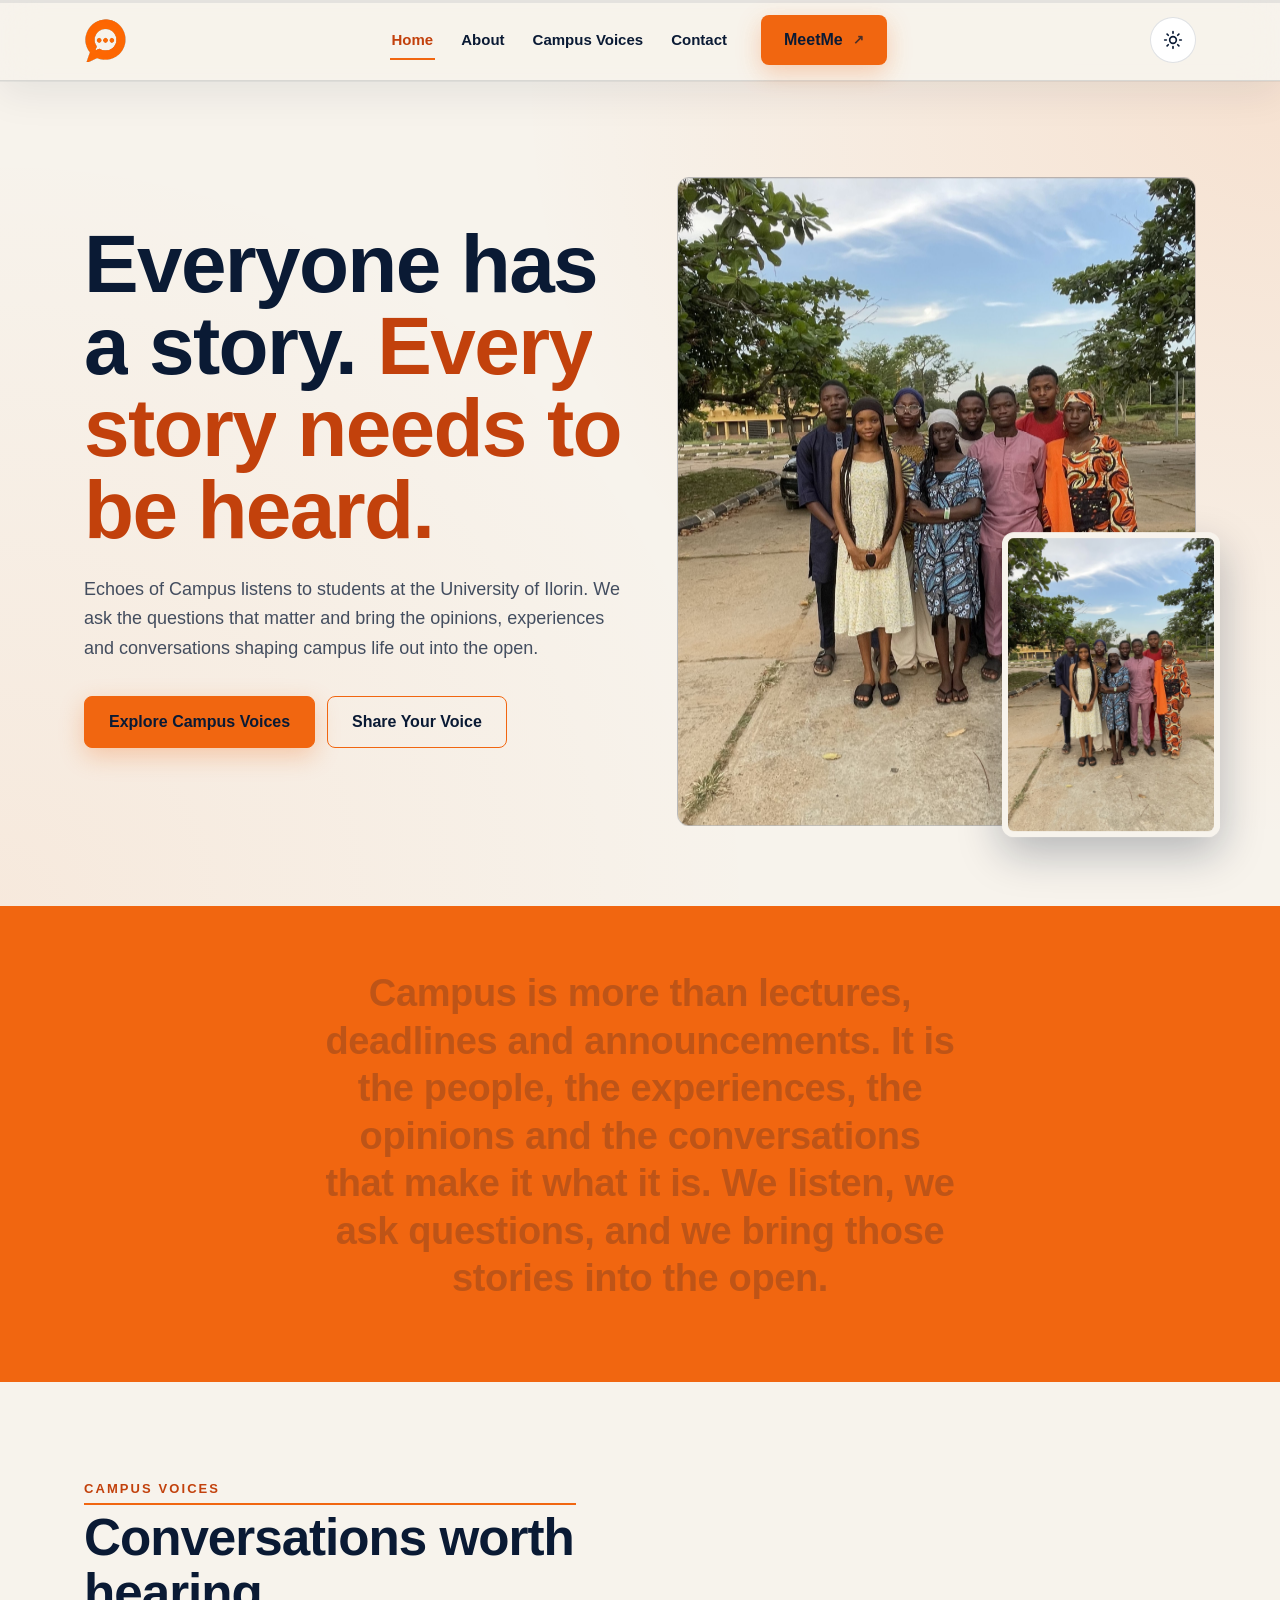
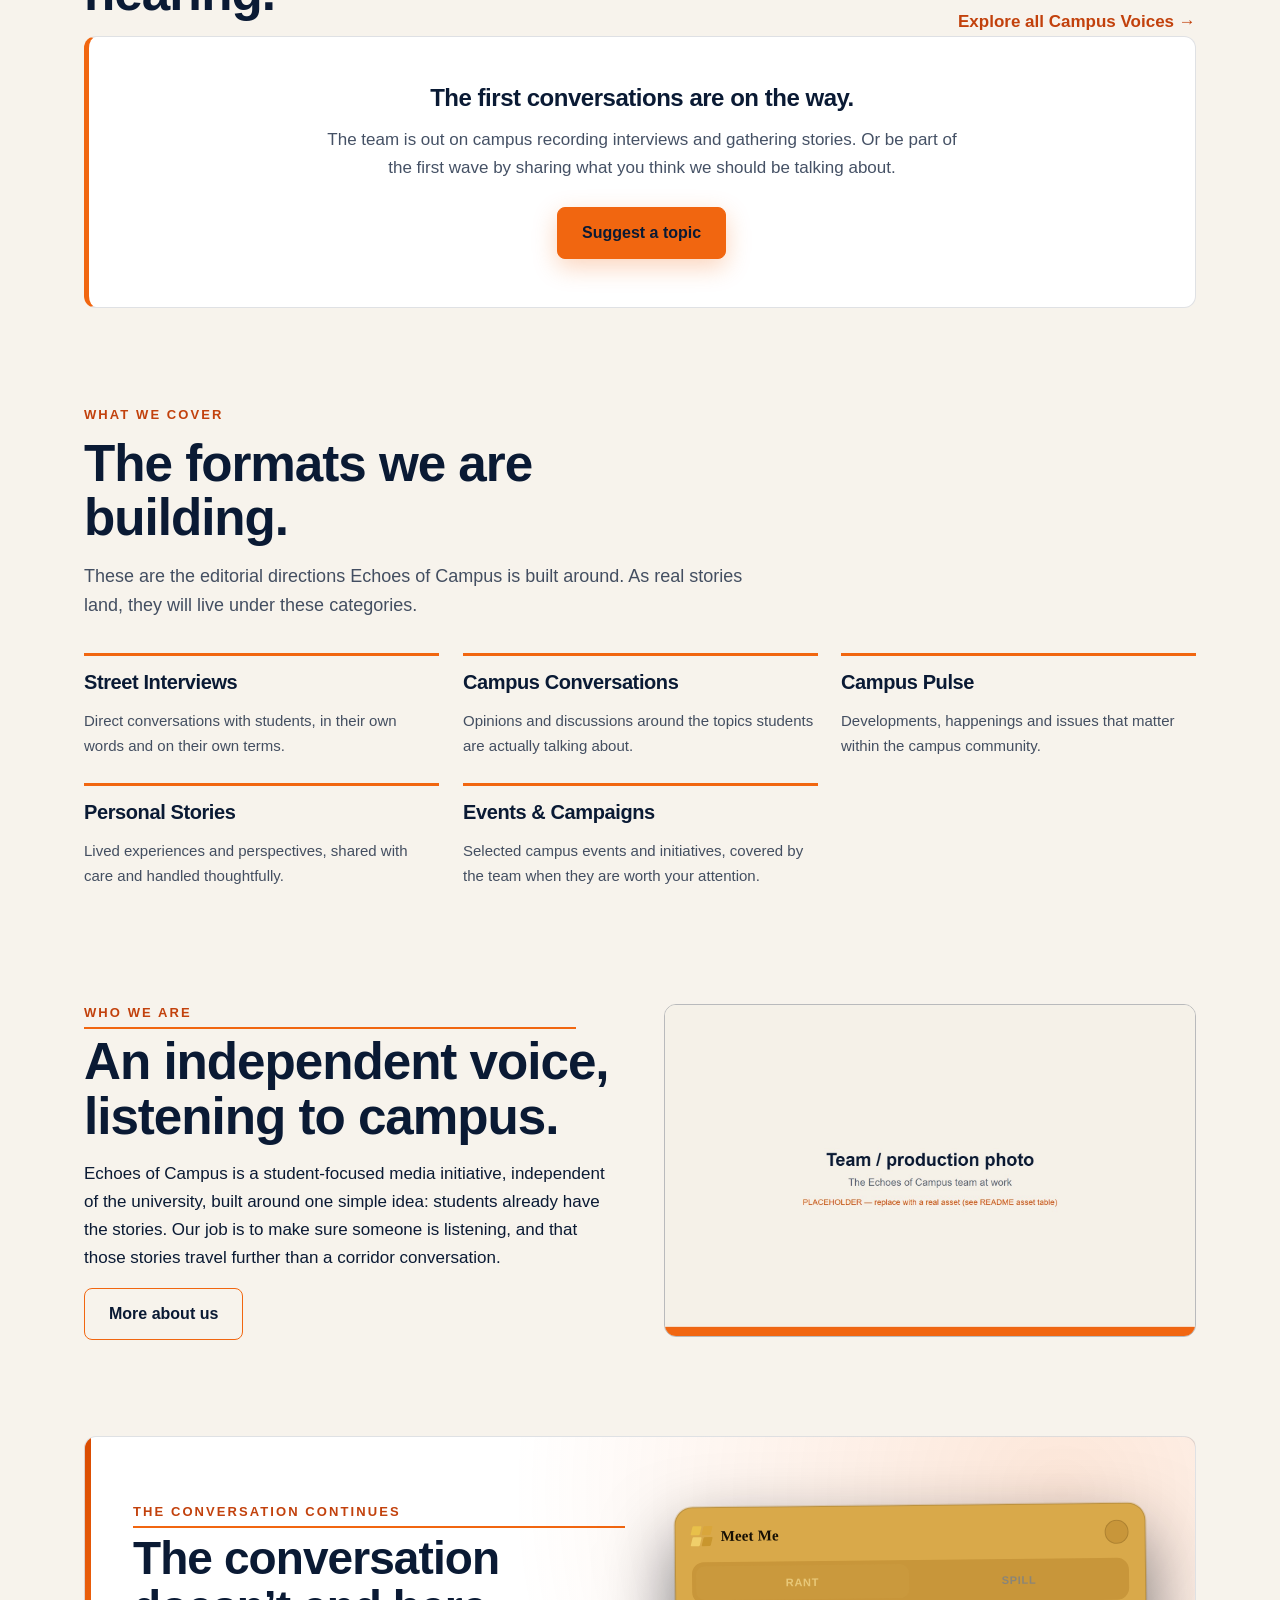
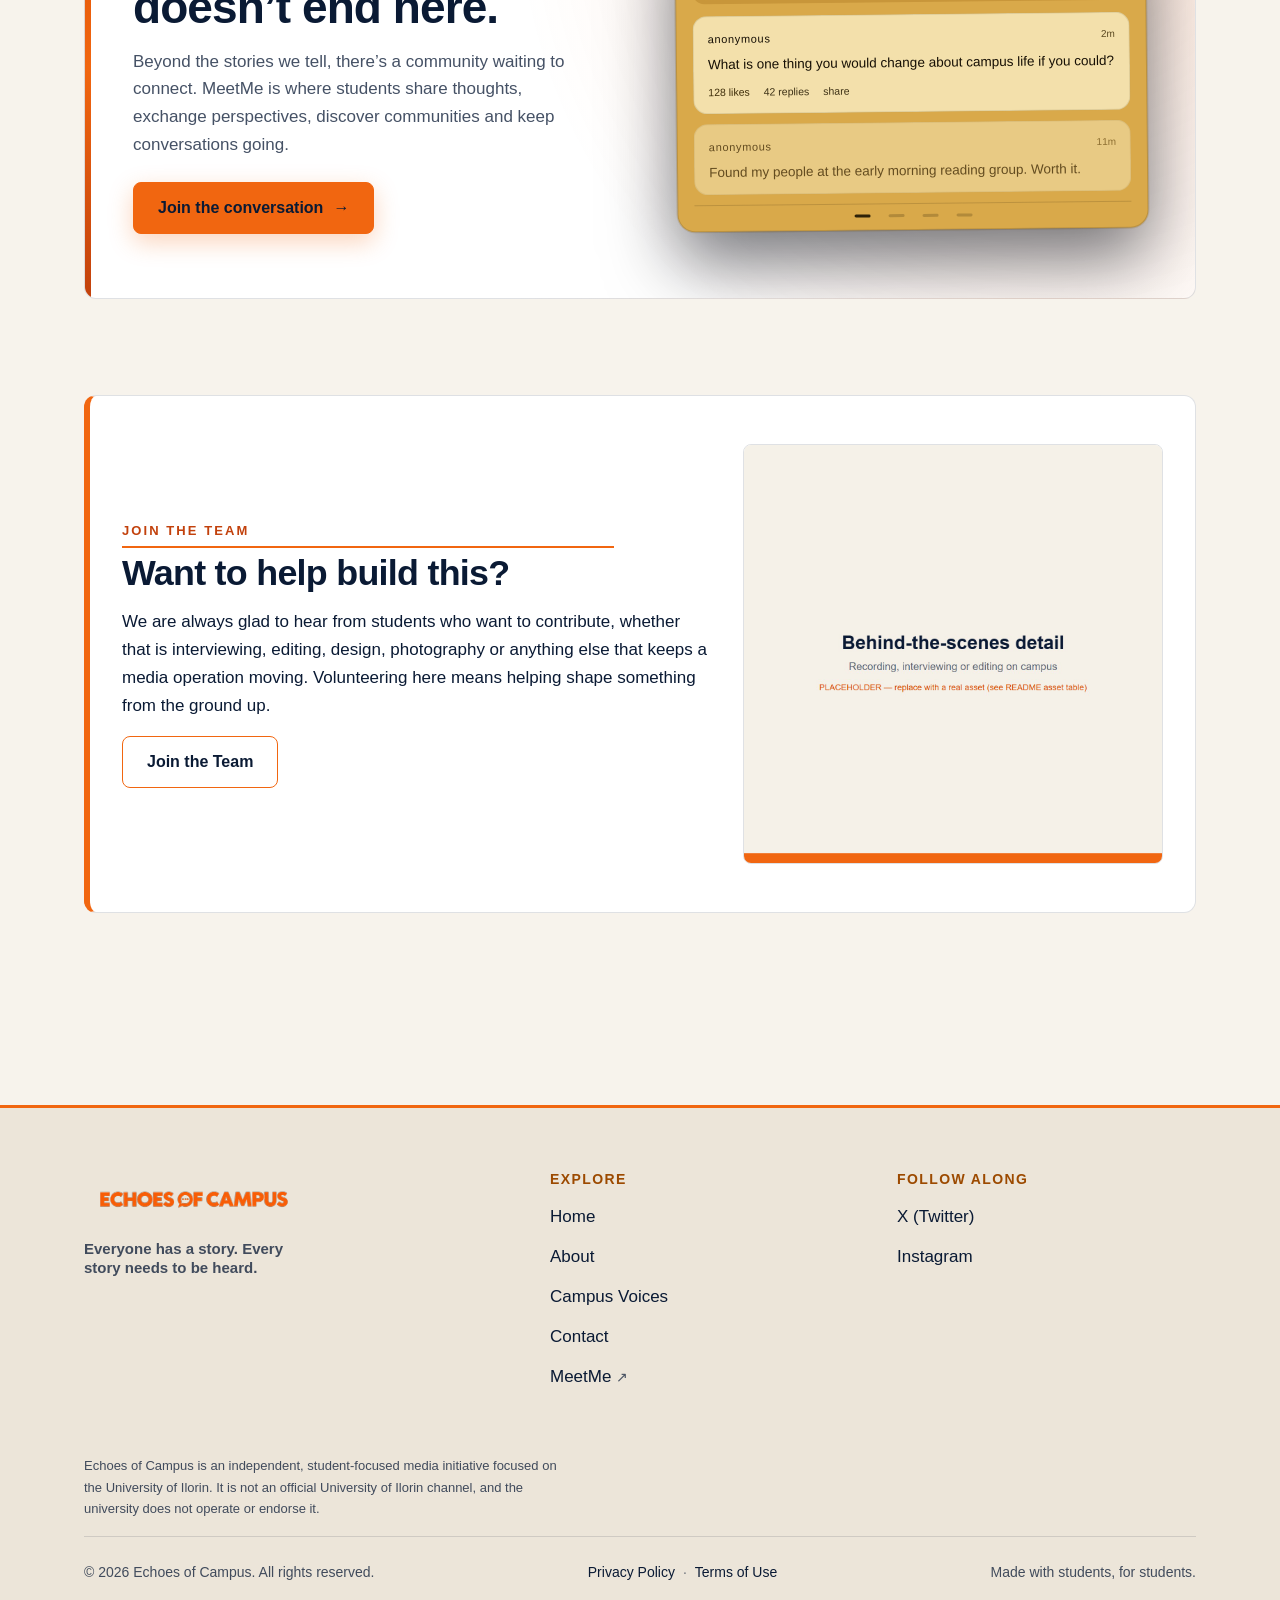
<file: index.html>
<!doctype html>
<html lang="en">
<head>
  <meta charset="UTF-8">
  <meta name="viewport" content="width=device-width, initial-scale=1.0">
  <link rel="icon" type="image/svg+xml" href="assets/icons/favicon.svg">
  <link rel="stylesheet" href="css/style.css">
  <title>Echoes of Campus — Everyone has a story. Every story needs to be heard.</title>
  <meta name="description" content="Echoes of Campus is an independent student-focused media initiative at the University of Ilorin. We listen to students, ask questions and bring campus conversations into the open.">
  <link rel="canonical" href="https://echoesofcampus.vercel.app/">
  <meta property="og:title" content="Echoes of Campus — Everyone has a story. Every story needs to be heard.">
  <meta property="og:description" content="Independent student-focused media at the University of Ilorin. Everyone has a story. Every story needs to be heard.">
  <meta property="og:type" content="website">
  <meta property="og:url" content="https://echoesofcampus.vercel.app/">
  <meta property="og:site_name" content="Echoes of Campus">
  <meta property="og:locale" content="en_US">
  <meta property="og:image" content="https://echoesofcampus.vercel.app/assets/images/shared/og-cover.jpg">
  <meta property="og:image:width" content="1200">
  <meta property="og:image:height" content="630">
  <meta property="og:image:alt" content="Echoes of Campus — Everyone has a story. Every story needs to be heard.">
  <meta name="twitter:card" content="summary_large_image">
  <meta name="twitter:title" content="Echoes of Campus — Everyone has a story. Every story needs to be heard.">
  <meta name="twitter:description" content="Independent student-focused media at the University of Ilorin.">
  <meta name="twitter:image" content="https://echoesofcampus.vercel.app/assets/images/shared/og-cover.jpg">
  <meta name="twitter:image:alt" content="Echoes of Campus social preview">
  <meta name="theme-color" content="#0A1A34">
  <script type="application/ld+json">
  {
    "@context": "https://schema.org",
    "@type": "Organization",
    "@id": "https://echoesofcampus.vercel.app/#organization",
    "name": "Echoes of Campus",
    "url": "https://echoesofcampus.vercel.app/",
    "logo": "https://echoesofcampus.vercel.app/assets/logo/logo-primary.svg",
    "description": "Independent, student-focused media initiative at the University of Ilorin, Nigeria. We listen to students, ask questions and bring campus conversations into the open.",
    "sameAs": [
      "https://x.com/Echoesofcampus",
      "https://instagram.com/echoesofcampus01"
    ]
  }
  </script>
  <script type="application/ld+json">
  {
    "@context": "https://schema.org",
    "@type": "WebSite",
    "@id": "https://echoesofcampus.vercel.app/#website",
    "name": "Echoes of Campus",
    "url": "https://echoesofcampus.vercel.app/",
    "description": "Everyone has a story. Every story needs to be heard. Student interviews, opinions and personal stories from the University of Ilorin.",
    "inLanguage": "en",
    "publisher": { "@id": "https://echoesofcampus.vercel.app/#organization" }
  }
  </script>
  <script>/* set theme before first paint: saved choice > system > dark */
  (function(){try{var t=localStorage.getItem('eoc-theme');if(!t)t=window.matchMedia('(prefers-color-scheme: light)').matches?'light':'dark';document.documentElement.setAttribute('data-theme',t)}catch(e){document.documentElement.setAttribute('data-theme','dark')}})();</script>
<!-- Google Tag Manager -->
<script async src="https://www.googletagmanager.com/gtm.js?id=GTM-NK4RFB3G"></script>
<script>
  window.dataLayer = window.dataLayer || [];
  function gtag(){dataLayer.push(arguments);}
  gtag('js', new Date());
</script>
<!-- End Google Tag Manager -->
</head>
<body>
<!-- Google Tag Manager (noscript) -->
<noscript><iframe src="https://www.googletagmanager.com/ns.html?id=GTM-NK4RFB3G"
height="0" width="0" style="display:none;visibility:hidden"></iframe></noscript>
<!-- End Google Tag Manager (noscript) -->

<a class="skip-link" href="#main">Skip to content</a>
<header class="site-header">
  <div class="container">
    <a class="logo" href="index.html" aria-label="Echoes of Campus — Home">
      <img src="assets/logo/logo-mark.svg" alt="Echoes of Campus" width="220" height="50">
    </a>
    <nav class="main-nav" aria-label="Main navigation">
      <ul>
        <li><a href="index.html" aria-current="page">Home</a></li>
        <li><a href="about.html">About</a></li>
        <li><a href="campus-voices.html">Campus Voices</a></li>
        <li><a href="contact.html">Contact</a></li>
        <li class="nav-cta"><a class="btn btn--primary btn--compact is-external" href="https://meet-me-three-beta.vercel.app/" target="_blank" rel="noopener noreferrer" aria-label="MeetMe (opens in a new tab)">MeetMe</a></li>
      </ul>
    </nav>
    <div class="header-actions">
      <button class="theme-toggle" id="theme-toggle" type="button" aria-label="Switch to light theme" title="Switch theme">
        <svg class="icon-moon" viewBox="0 0 24 24" fill="none" stroke-width="2" stroke-linecap="round" stroke-linejoin="round" aria-hidden="true">
          <path d="M21 12.79A9 9 0 1 1 11.21 3 7 7 0 0 0 21 12.79z"/>
        </svg>
        <svg class="icon-sun" viewBox="0 0 24 24" fill="none" stroke-width="2" stroke-linecap="round" stroke-linejoin="round" aria-hidden="true">
          <circle cx="12" cy="12" r="4"/>
          <path d="M12 2v2M12 20v2M4.93 4.93l1.41 1.41M17.66 17.66l1.41 1.41M2 12h2M20 12h2M6.34 17.66l-1.41 1.41M19.07 4.93l-1.41 1.41"/>
        </svg>
      </button>
      <button class="nav-toggle" id="nav-toggle" type="button" aria-expanded="false" aria-controls="mobile-menu" aria-label="Open menu">
        <svg viewBox="0 0 24 24" fill="none" stroke-width="2" stroke-linecap="round" aria-hidden="true">
          <path d="M4 7h16M4 12h16M4 17h16"/>
        </svg>
      </button>
    </div>
  </div>
  <nav class="mobile-menu" id="mobile-menu" aria-label="Mobile navigation" hidden>
    <ul>
      <li><a href="index.html">Home</a></li>
      <li><a href="about.html">About</a></li>
      <li><a href="campus-voices.html">Campus Voices</a></li>
      <li><a href="contact.html">Contact</a></li>
    </ul>
    <a class="btn btn--primary is-external" href="https://meet-me-three-beta.vercel.app/" target="_blank" rel="noopener noreferrer" aria-label="MeetMe (opens in a new tab)">MeetMe</a>
  </nav>
</header>

<main id="main">
  <section class="hero">
    <div class="container hero__grid">
      <div>
        <h1>Everyone has a story. <span class="accent">Every story needs to be heard.</span></h1>
        <p class="hero__copy">Echoes of Campus listens to students at the University of Ilorin. We ask the questions that matter and bring the opinions, experiences and conversations shaping campus life out into the open.</p>
        <div class="btn-row">
          <a class="btn btn--primary" href="campus-voices.html">Explore Campus Voices</a>
          <a class="btn btn--secondary" href="contact.html">Share Your Voice</a>
        </div>
      </div>
      <div class="hero__media">
        <!-- Replace with a real interview photograph: assets/images/hero/hero-campus.webp -->
        <img class="photo-main parallax-slow" src="assets/images/hero/placeholder-hero-secondary.jpg" alt="Placeholder for a documentary photograph of a student being interviewed on campus" fetchpriority="high" width="800" height="1000">
        <img class="photo-float parallax-slow" src="assets/images/hero/placeholder-hero-secondary.jpg" alt="Placeholder for a behind-the-scenes detail photo" width="480" height="480">
      </div>
    </div>
  </section>

  <section class="brand-strip" aria-label="What we believe">
    <div class="container">
      <p>Campus is more than lectures, deadlines and announcements. It is the people, the experiences, the opinions and the conversations that make it what it is. We listen, we ask questions, and we bring those stories into the open.</p>
    </div>
  </section>

  <section class="section" aria-labelledby="featured-title">
    <div class="container">
      <div class="section-head">
        <div>
          <p class="eyebrow">Campus Voices</p>
          <h2 class="section-title" id="featured-title">Conversations worth hearing.</h2>
        </div>
        <a class="link-more" href="campus-voices.html">Explore all Campus Voices <span aria-hidden="true">→</span></a>
      </div>
      <div id="home-voices" hidden></div>
      <div class="empty-state" id="home-voices-empty">
        <h3>The first conversations are on the way.</h3>
        <p>The team is out on campus recording interviews and gathering stories. Or be part of the first wave by sharing what you think we should be talking about.</p>
        <a class="btn btn--primary" href="contact.html">Suggest a topic</a>
      </div>
    </div>
  </section>

  <section class="section" style="padding-top:0" aria-labelledby="coverage-title">
    <div class="container">
      <p class="eyebrow">What we cover</p>
      <h2 class="section-title" id="coverage-title">The formats we are building.</h2>
      <p class="section-intro">These are the editorial directions Echoes of Campus is built around. As real stories land, they will live under these categories.</p>
      <ul class="coverage-list">
        <li class="coverage-item"><h3>Street Interviews</h3><p>Direct conversations with students, in their own words and on their own terms.</p></li>
        <li class="coverage-item"><h3>Campus Conversations</h3><p>Opinions and discussions around the topics students are actually talking about.</p></li>
        <li class="coverage-item"><h3>Campus Pulse</h3><p>Developments, happenings and issues that matter within the campus community.</p></li>
        <li class="coverage-item"><h3>Personal Stories</h3><p>Lived experiences and perspectives, shared with care and handled thoughtfully.</p></li>
        <li class="coverage-item"><h3>Events &amp; Campaigns</h3><p>Selected campus events and initiatives, covered by the team when they are worth your attention.</p></li>
      </ul>
    </div>
  </section>

  <section class="section" style="padding-top:0" aria-labelledby="about-preview-title">
    <div class="container two-col">
      <div>
        <p class="eyebrow">Who we are</p>
        <h2 class="section-title" id="about-preview-title">An independent voice, listening to campus.</h2>
        <p>Echoes of Campus is a student-focused media initiative, independent of the university, built around one simple idea: students already have the stories. Our job is to make sure someone is listening, and that those stories travel further than a corridor conversation.</p>
        <a class="btn btn--secondary" href="about.html">More about us</a>
      </div>
      <img src="assets/images/about/placeholder-about-hero.jpg" alt="Placeholder for a photograph of the Echoes of Campus team at work" loading="lazy" width="800" height="500">
    </div>
  </section>

  <section class="section" style="padding-top:0" aria-labelledby="meetme-title">
    <div class="container">
      <div class="meetme-band">
        <div class="meetme-band__copy">
          <p class="eyebrow">The conversation continues</p>
          <h2 id="meetme-title">The conversation doesn&rsquo;t end here.</h2>
          <p class="meetme-band__text">Beyond the stories we tell, there&rsquo;s a community waiting to connect. MeetMe is where students share thoughts, exchange perspectives, discover communities and keep conversations going.</p>
          <div class="meetme-band__actions">
            <a class="btn btn--primary" href="https://meet-me-three-beta.vercel.app/" target="_blank" rel="noopener noreferrer">Join the conversation <span aria-hidden="true">&rarr;</span></a>
          </div>
        </div>
        <div class="meetme-band__preview" aria-hidden="true">
          <div class="mm-shot">
            <div class="mm-shot__top">
              <span class="mm-logo"><i></i><i></i><i></i><i></i></span>
              <span class="mm-word">Meet Me</span>
              <span class="mm-pill"></span>
            </div>
            <div class="mm-switch">
              <span class="mm-switch__opt is-on">Rant</span>
              <span class="mm-switch__opt">Spill</span>
            </div>
            <div class="mm-card">
              <div class="mm-card__head">
                <span class="mm-card__who">anonymous</span>
                <span class="mm-card__when">2m</span>
              </div>
              <p class="mm-card__body">What is one thing you would change about campus life if you could?</p>
              <div class="mm-card__foot">
                <span class="mm-act is-gold">128 likes</span>
                <span class="mm-act">42 replies</span>
                <span class="mm-act">share</span>
              </div>
            </div>
            <div class="mm-card mm-card--quiet">
              <div class="mm-card__head">
                <span class="mm-card__who">anonymous</span>
                <span class="mm-card__when">11m</span>
              </div>
              <p class="mm-card__body">Found my people at the early morning reading group. Worth it.</p>
            </div>
            <div class="mm-nav"><span class="is-on"></span><span></span><span></span><span></span></div>
          </div>
        </div>
      </div>
    </div>
  </section>

  <section class="section" style="padding-top:0" aria-labelledby="join-title">
    <div class="container">
      <div class="join-teaser">
        <div>
          <p class="eyebrow">Join the Team</p>
          <h2 id="join-title">Want to help build this?</h2>
          <p>We are always glad to hear from students who want to contribute, whether that is interviewing, editing, design, photography or anything else that keeps a media operation moving. Volunteering here means helping shape something from the ground up.</p>
          <a class="btn btn--secondary" href="about.html#join-the-team">Join the Team</a>
        </div>
        <img src="assets/images/about/placeholder-about-detail.jpg" alt="Placeholder for a behind-the-scenes production photo" loading="lazy" width="600" height="600">
      </div>
    </div>
  </section>
</main>

<footer class="site-footer">
  <div class="container">
    <div class="footer-top">
      <div class="footer-brand">
        <img src="assets/logo/logo-primary.svg" alt="Echoes of Campus" width="220" height="50">
        <p class="footer-message">Everyone has a story. Every story needs to be heard.</p>
      </div>
      <nav aria-label="Footer navigation">
        <h2>Explore</h2>
        <ul>
          <li><a href="index.html">Home</a></li>
          <li><a href="about.html">About</a></li>
          <li><a href="campus-voices.html">Campus Voices</a></li>
          <li><a href="contact.html">Contact</a></li>
          <li><a class="is-external" href="https://meet-me-three-beta.vercel.app/" target="_blank" rel="noopener noreferrer" aria-label="MeetMe (opens in a new tab)">MeetMe</a></li>
        </ul>
      </nav>
      <div>
        <h2>Follow along</h2>
        <ul id="footer-social"></ul>
      </div>
    </div>
    <p class="footer-note">Echoes of Campus is an independent, student-focused media initiative focused on the University of Ilorin. It is not an official University of Ilorin channel, and the university does not operate or endorse it.</p>
    <div class="footer-bottom">
      <span>&copy; <span class="js-year">2026</span> Echoes of Campus. All rights reserved.</span>
      <span class="footer-legal">
        <a href="privacy.html">Privacy Policy</a>
        <span aria-hidden="true">&middot;</span>
        <a href="terms.html">Terms of Use</a>
      </span>
      <span>Made with students, for students.</span>
    </div>
  </div>
</footer>
<script src="js/main.js"></script>
</body>
</html>
</file>
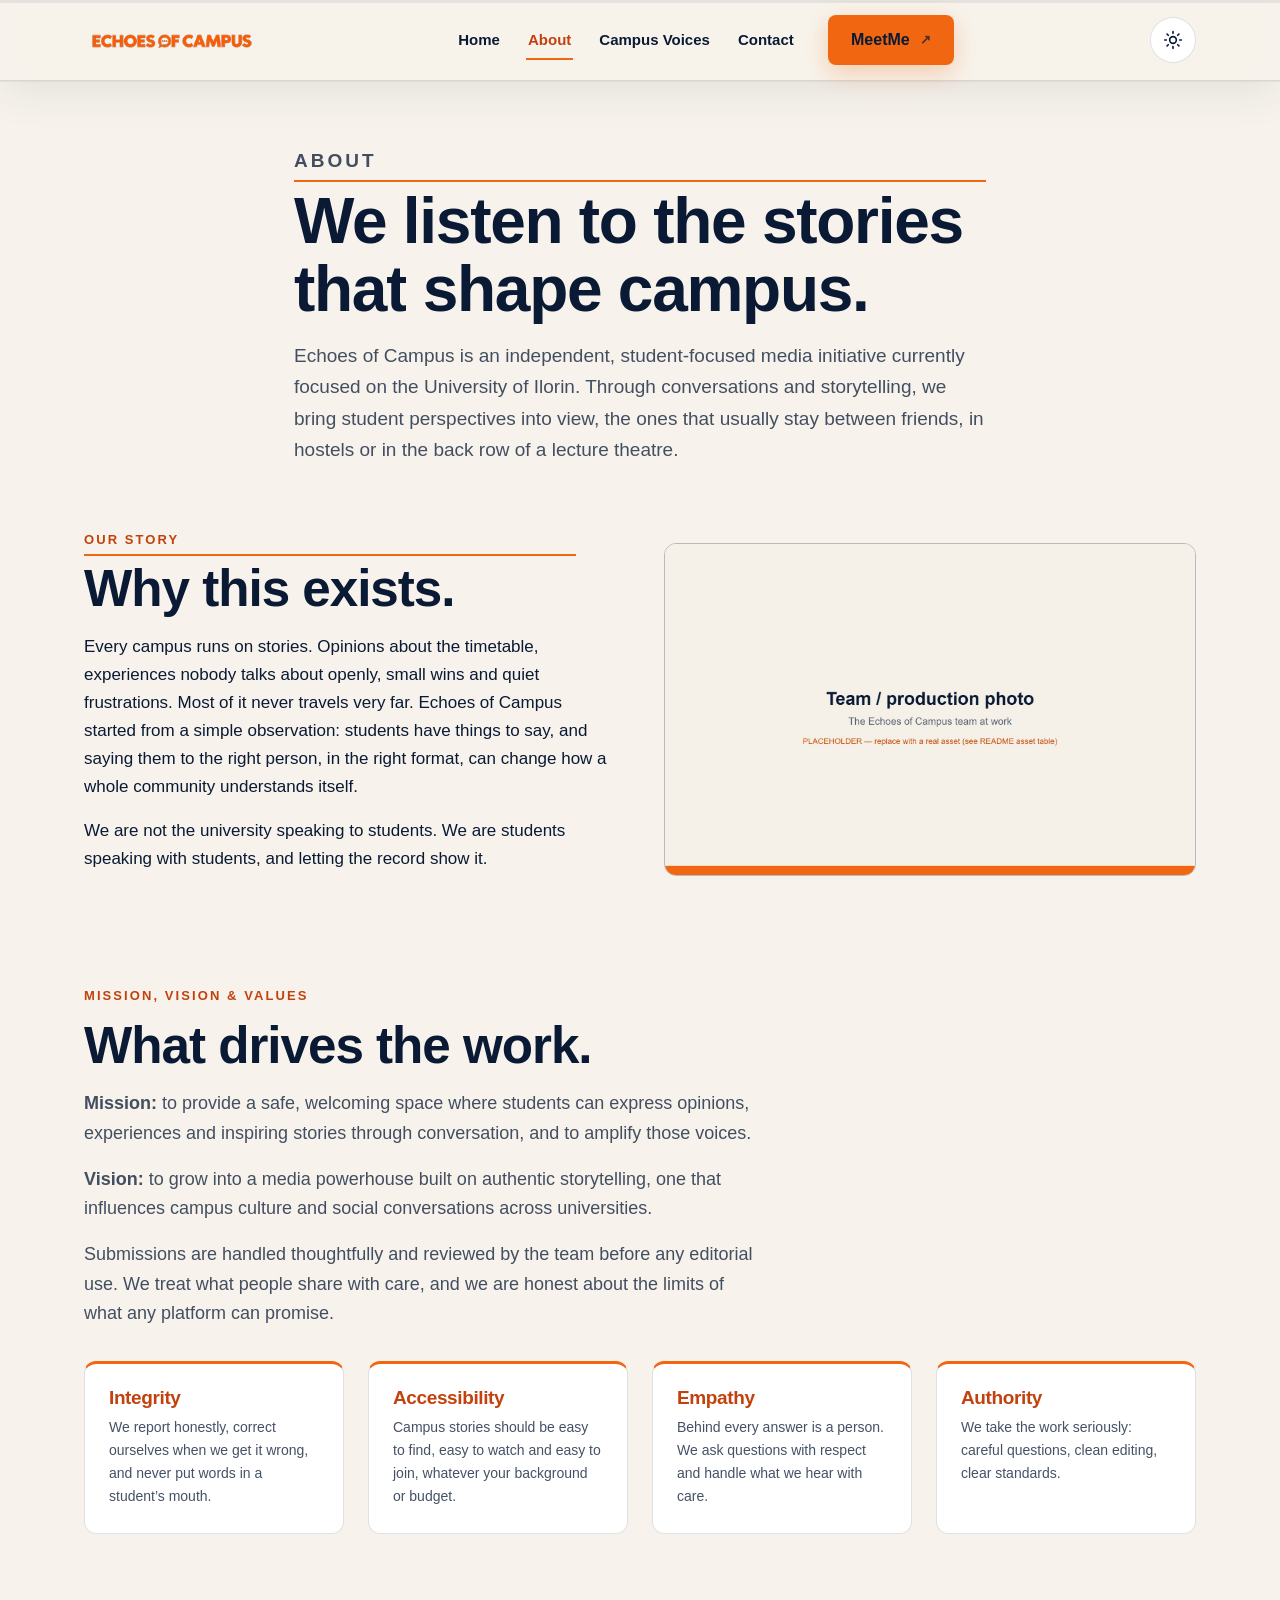
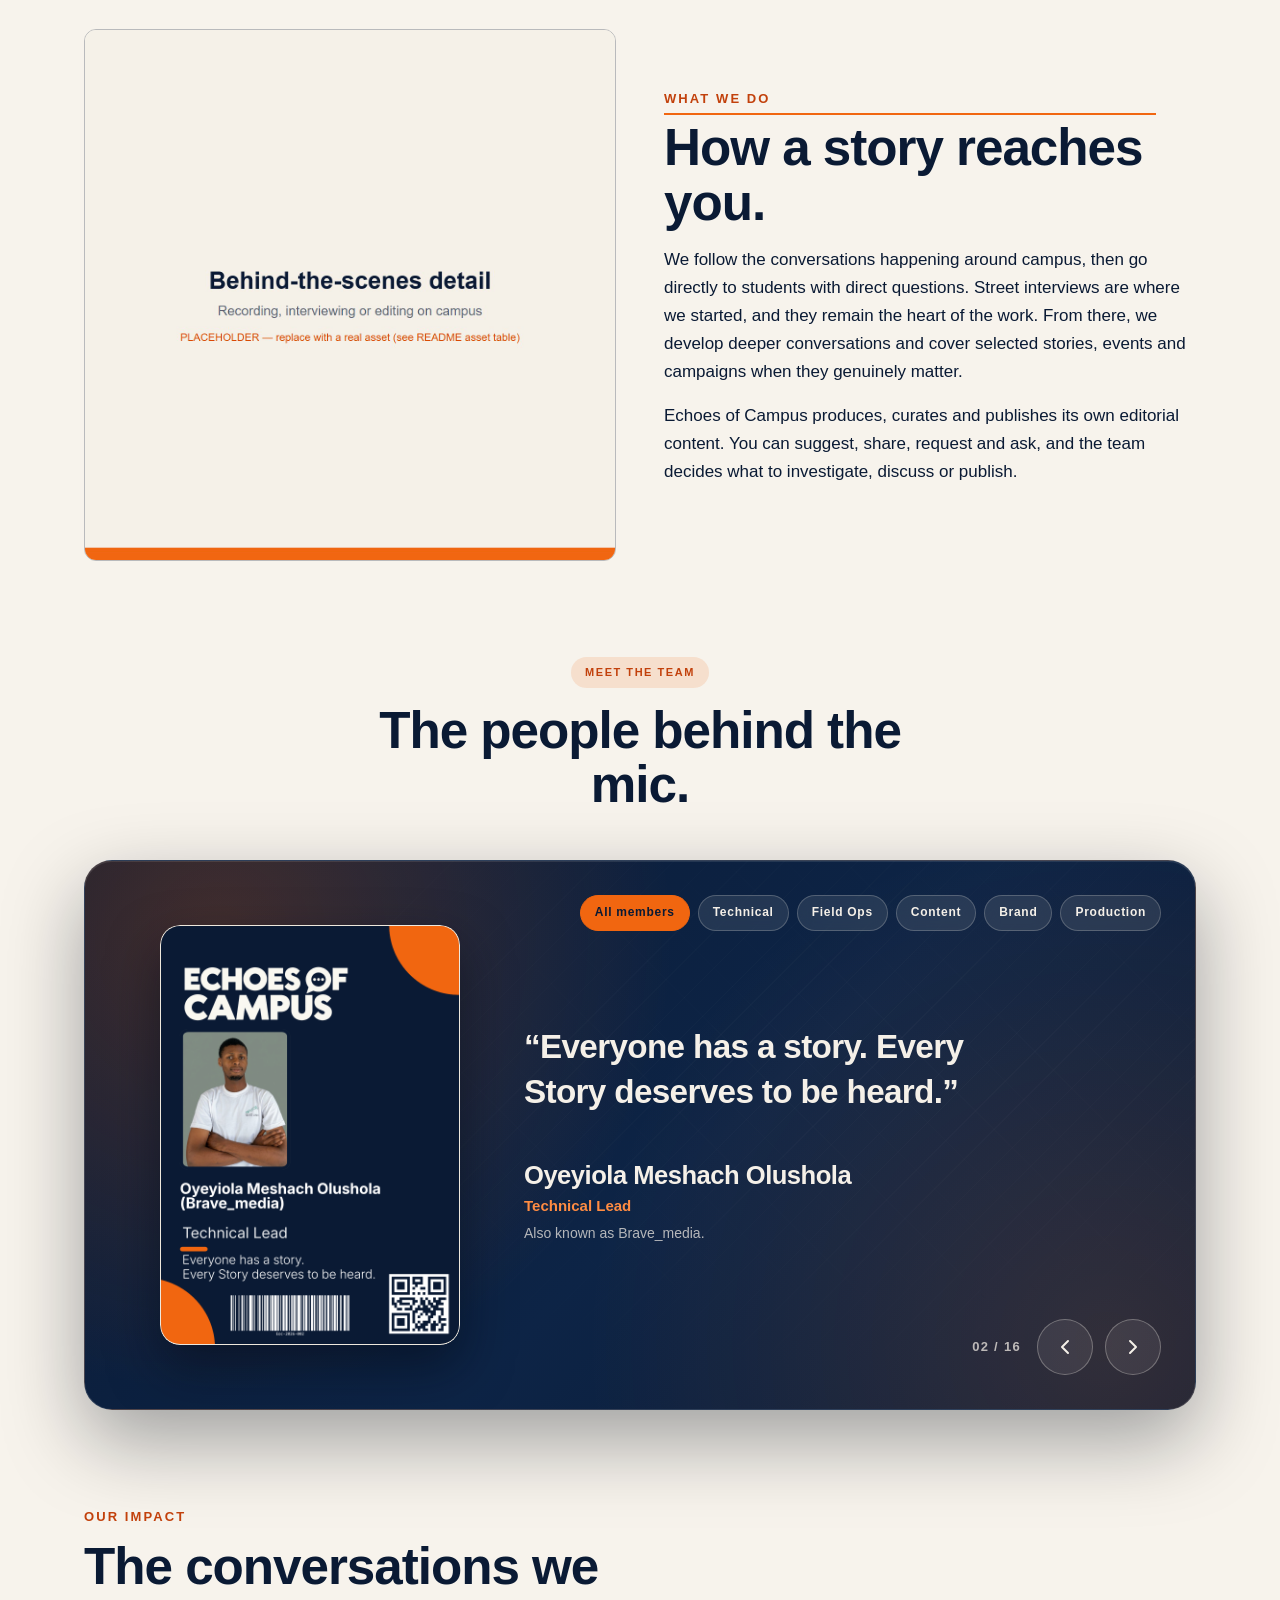
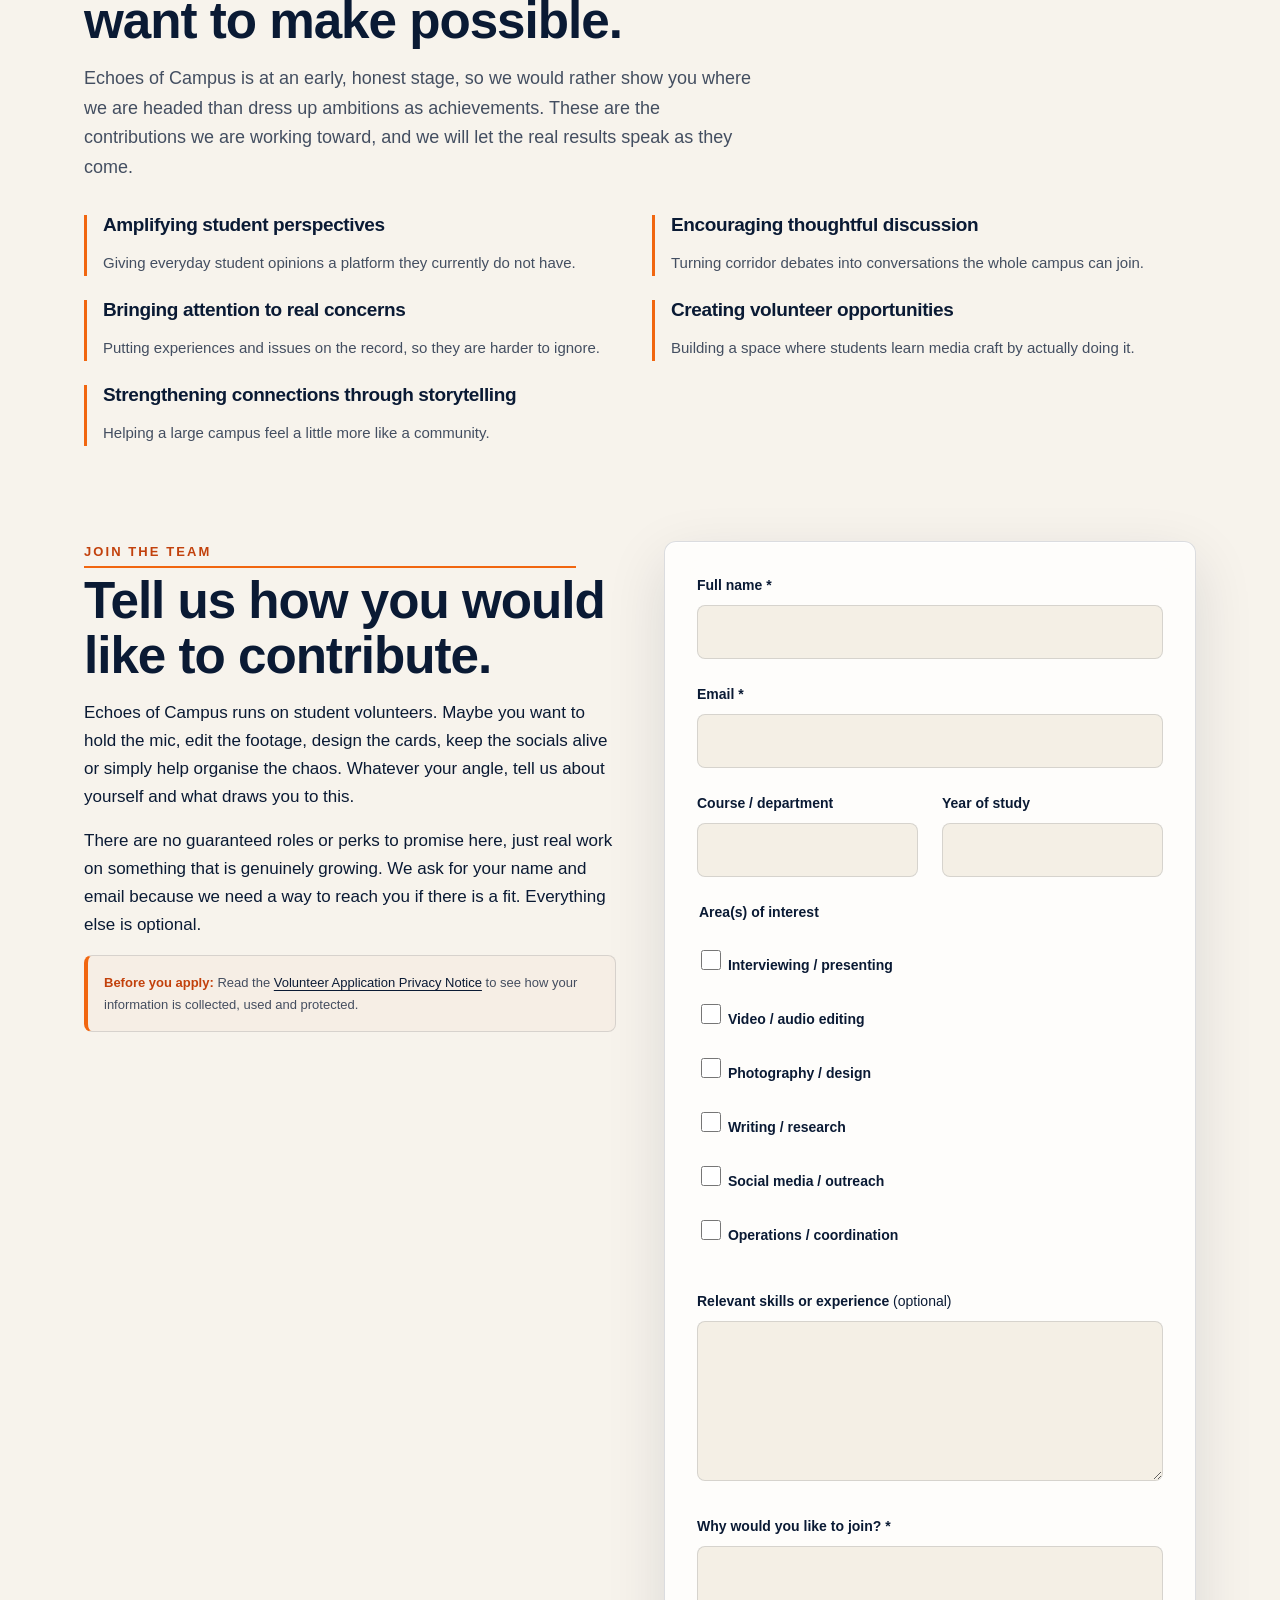
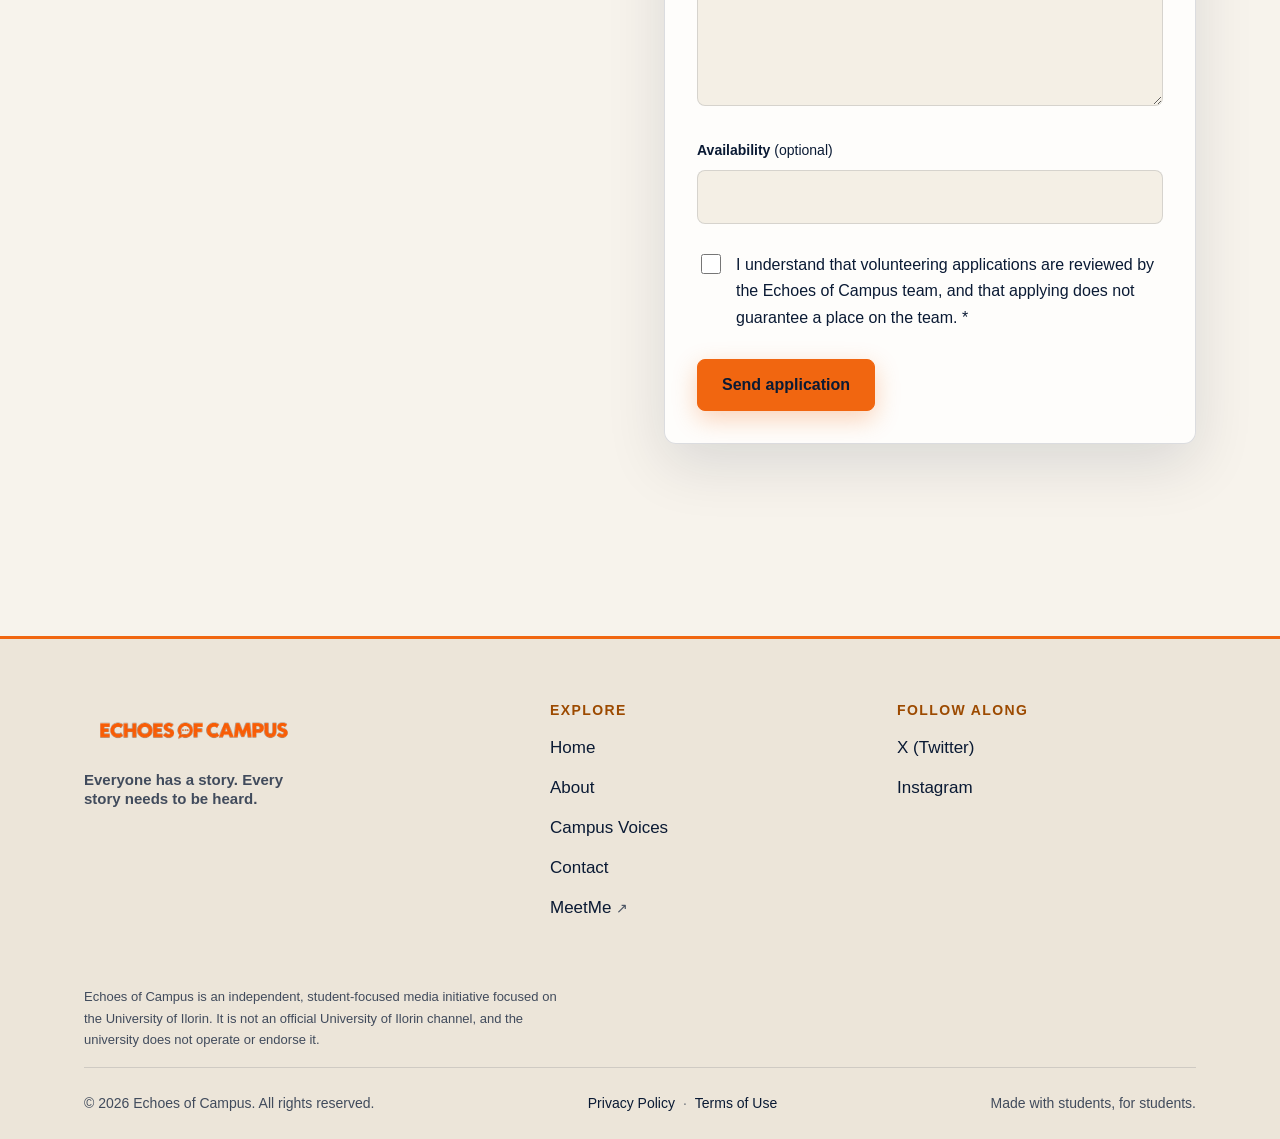
<file: about.html>
<!doctype html>
<html lang="en">
<head>
  <meta charset="UTF-8">
  <meta name="viewport" content="width=device-width, initial-scale=1.0">
  <link rel="icon" type="image/svg+xml" href="assets/icons/favicon.svg">
  <link rel="stylesheet" href="css/style.css">
  <title>About — Echoes of Campus</title>
  <meta name="description" content="Who is behind Echoes of Campus: an independent, student-focused media initiative listening to University of Ilorin students. Meet the team, our mission and how to join.">
  <link rel="canonical" href="https://echoesofcampus.vercel.app/about.html">
  <meta property="og:title" content="About — Echoes of Campus">
  <meta property="og:description" content="Who is behind Echoes of Campus: an independent, student-focused media initiative listening to University of Ilorin students. Meet the team, our mission and how to join.">
  <meta property="og:type" content="website">
  <meta property="og:url" content="https://echoesofcampus.vercel.app/about.html">
  <meta property="og:site_name" content="Echoes of Campus">
  <meta property="og:locale" content="en_US">
  <meta property="og:image" content="https://echoesofcampus.vercel.app/assets/images/shared/og-cover.jpg">
  <meta property="og:image:width" content="1200">
  <meta property="og:image:height" content="630">
  <meta property="og:image:alt" content="Echoes of Campus — Everyone has a story. Every story needs to be heard.">
  <meta name="twitter:card" content="summary_large_image">
  <meta name="twitter:title" content="About — Echoes of Campus">
  <meta name="twitter:description" content="Who is behind Echoes of Campus: an independent, student-focused media initiative listening to University of Ilorin students.">
  <meta name="twitter:image" content="https://echoesofcampus.vercel.app/assets/images/shared/og-cover.jpg">
  <meta name="twitter:image:alt" content="Echoes of Campus social preview">
  <meta name="theme-color" content="#0A1A34">
  <script type="application/ld+json">
  {
    "@context": "https://schema.org",
    "@type": "WebPage",
    "name": "About — Echoes of Campus",
    "url": "https://echoesofcampus.vercel.app/about.html",
    "description": "Who is behind Echoes of Campus: an independent, student-focused media initiative listening to University of Ilorin students. Meet the team, our mission and how to join.",
    "isPartOf": { "@id": "https://echoesofcampus.vercel.app/#website" },
    "about": { "@id": "https://echoesofcampus.vercel.app/#organization" },
    "inLanguage": "en"
  }
  </script>
  <script>/* set theme before first paint: saved choice > system > dark */
  (function(){try{var t=localStorage.getItem('eoc-theme');if(!t)t=window.matchMedia('(prefers-color-scheme: light)').matches?'light':'dark';document.documentElement.setAttribute('data-theme',t)}catch(e){document.documentElement.setAttribute('data-theme','dark')}})();</script>
<!-- Google Tag Manager -->
<script async src="https://www.googletagmanager.com/gtm.js?id=GTM-NK4RFB3G"></script>
<script>
  window.dataLayer = window.dataLayer || [];
  function gtag(){dataLayer.push(arguments);}
  gtag('js', new Date());
</script>
<!-- End Google Tag Manager -->
</head>
<body>
<!-- Google Tag Manager (noscript) -->
<noscript><iframe src="https://www.googletagmanager.com/ns.html?id=GTM-NK4RFB3G"
height="0" width="0" style="display:none;visibility:hidden"></iframe></noscript>
<!-- End Google Tag Manager (noscript) -->

<a class="skip-link" href="#main">Skip to content</a>
<header class="site-header">
  <div class="container">
    <a class="logo" href="index.html" aria-label="Echoes of Campus — Home">
      <img src="assets/logo/logo-primary.svg" alt="Echoes of Campus" width="220" height="50">
    </a>
    <nav class="main-nav" aria-label="Main navigation">
      <ul>
        <li><a href="index.html">Home</a></li>
        <li><a href="about.html" aria-current="page">About</a></li>
        <li><a href="campus-voices.html">Campus Voices</a></li>
        <li><a href="contact.html">Contact</a></li>
        <li class="nav-cta"><a class="btn btn--primary btn--compact is-external" href="https://meet-me-three-beta.vercel.app/" target="_blank" rel="noopener noreferrer" aria-label="MeetMe (opens in a new tab)">MeetMe</a></li>
      </ul>
    </nav>
    <div class="header-actions">
      <button class="theme-toggle" id="theme-toggle" type="button" aria-label="Switch to light theme" title="Switch theme">
        <svg class="icon-moon" viewBox="0 0 24 24" fill="none" stroke-width="2" stroke-linecap="round" stroke-linejoin="round" aria-hidden="true">
          <path d="M21 12.79A9 9 0 1 1 11.21 3 7 7 0 0 0 21 12.79z"/>
        </svg>
        <svg class="icon-sun" viewBox="0 0 24 24" fill="none" stroke-width="2" stroke-linecap="round" stroke-linejoin="round" aria-hidden="true">
          <circle cx="12" cy="12" r="4"/>
          <path d="M12 2v2M12 20v2M4.93 4.93l1.41 1.41M17.66 17.66l1.41 1.41M2 12h2M20 12h2M6.34 17.66l-1.41 1.41M19.07 4.93l-1.41 1.41"/>
        </svg>
      </button>
      <button class="nav-toggle" id="nav-toggle" type="button" aria-expanded="false" aria-controls="mobile-menu" aria-label="Open menu">
        <svg viewBox="0 0 24 24" fill="none" stroke-width="2" stroke-linecap="round" aria-hidden="true">
          <path d="M4 7h16M4 12h16M4 17h16"/>
        </svg>
      </button>
    </div>
  </div>
  <nav class="mobile-menu" id="mobile-menu" aria-label="Mobile navigation" hidden>
    <ul>
      <li><a href="index.html">Home</a></li>
      <li><a href="about.html">About</a></li>
      <li><a href="campus-voices.html">Campus Voices</a></li>
      <li><a href="contact.html">Contact</a></li>
    </ul>
    <a class="btn btn--primary is-external" href="https://meet-me-three-beta.vercel.app/" target="_blank" rel="noopener noreferrer" aria-label="MeetMe (opens in a new tab)">MeetMe</a>
  </nav>
</header>

<main id="main">
  <section class="page-hero container" style="padding-top:var(--sp-16)">
    <p class="eyebrow">About</p>
    <h1>We listen to the stories that shape campus.</h1>
    <p>Echoes of Campus is an independent, student-focused media initiative currently focused on the University of Ilorin. Through conversations and storytelling, we bring student perspectives into view, the ones that usually stay between friends, in hostels or in the back row of a lecture theatre.</p>
  </section>

  <section class="section" style="padding-top:0" aria-labelledby="story-title">
    <div class="container two-col">
      <div>
        <p class="eyebrow">Our Story</p>
        <h2 class="section-title" id="story-title">Why this exists.</h2>
        <p>Every campus runs on stories. Opinions about the timetable, experiences nobody talks about openly, small wins and quiet frustrations. Most of it never travels very far. Echoes of Campus started from a simple observation: students have things to say, and saying them to the right person, in the right format, can change how a whole community understands itself.</p>
        <p>We are not the university speaking to students. We are students speaking with students, and letting the record show it.</p>
      </div>
      <img src="assets/images/about/placeholder-about-hero.jpg" alt="Placeholder for a photograph of the Echoes of Campus team producing content on campus" loading="lazy" width="800" height="500">
    </div>
  </section>

  <section class="section" style="padding-top:0" aria-labelledby="mission-title">
    <div class="container">
      <p class="eyebrow">Mission, Vision &amp; Values</p>
      <h2 class="section-title" id="mission-title">What drives the work.</h2>
      <p class="section-intro"><strong>Mission:</strong> to provide a safe, welcoming space where students can express opinions, experiences and inspiring stories through conversation, and to amplify those voices.</p>
      <p class="section-intro"><strong>Vision:</strong> to grow into a media powerhouse built on authentic storytelling, one that influences campus culture and social conversations across universities.</p>
      <p class="section-intro">Submissions are handled thoughtfully and reviewed by the team before any editorial use. We treat what people share with care, and we are honest about the limits of what any platform can promise.</p>
      <ul class="values-grid">
        <li><h3>Integrity</h3><p>We report honestly, correct ourselves when we get it wrong, and never put words in a student&rsquo;s mouth.</p></li>
        <li><h3>Accessibility</h3><p>Campus stories should be easy to find, easy to watch and easy to join, whatever your background or budget.</p></li>
        <li><h3>Empathy</h3><p>Behind every answer is a person. We ask questions with respect and handle what we hear with care.</p></li>
        <li><h3>Authority</h3><p>We take the work seriously: careful questions, clean editing, clear standards.</p></li>
      </ul>
    </div>
  </section>

  <section class="section" style="padding-top:0" aria-labelledby="what-title">
    <div class="container two-col">
      <img src="assets/images/about/placeholder-about-detail.jpg" alt="Placeholder for a behind-the-scenes photo of an interview being recorded" loading="lazy" width="600" height="600">
      <div>
        <p class="eyebrow">What We Do</p>
        <h2 class="section-title" id="what-title">How a story reaches you.</h2>
        <p>We follow the conversations happening around campus, then go directly to students with direct questions. Street interviews are where we started, and they remain the heart of the work. From there, we develop deeper conversations and cover selected stories, events and campaigns when they genuinely matter.</p>
        <p>Echoes of Campus produces, curates and publishes its own editorial content. You can suggest, share, request and ask, and the team decides what to investigate, discuss or publish.</p>
      </div>
    </div>
  </section>

  <section class="section team-section" style="padding-top:0" id="meet-the-team" aria-labelledby="team-title">
    <div class="container">
      <div class="team-heading">
        <p class="eyebrow eyebrow--pill">Meet the Team</p>
        <h2 class="section-title" id="team-title">The people behind the mic.</h2>
      </div>

      <div class="team-showcase" id="team-showcase" role="group" aria-roledescription="carousel" aria-label="Team ID cards" tabindex="0">
        <div class="team-showcase__panel">
          <div class="team-showcase__texture" aria-hidden="true"></div>
          <div class="team-showcase__filters" id="team-filters" aria-label="Filter by team"></div>
          <div class="team-showcase__stage" aria-live="polite">
            <button type="button" class="team-showcase__portrait" id="team-showcase-portrait" aria-haspopup="dialog" aria-label="View ID card in full">
              <img id="team-showcase-img" src="assets/team/placeholder-id-card.svg" alt="" width="600" height="840">
            </button>
            <div class="team-showcase__copy">
              <p class="team-showcase__quote" id="team-showcase-quote"></p>
              <div class="team-showcase__person">
                <h3 id="team-showcase-name"></h3>
                <p class="team-showcase__role" id="team-showcase-role"></p>
                <p class="team-showcase__bio" id="team-showcase-bio"></p>
              </div>
            </div>
          </div>
          <div class="team-showcase__nav">
            <span class="team-showcase__count" id="team-count"></span>
            <button type="button" class="team-showcase__nav-btn" id="team-prev" aria-label="Previous team member">
              <svg viewBox="0 0 24 24" aria-hidden="true"><path d="m15 18-6-6 6-6"/></svg>
            </button>
            <button type="button" class="team-showcase__nav-btn" id="team-next" aria-label="Next team member">
              <svg viewBox="0 0 24 24" aria-hidden="true"><path d="m9 18 6-6-6-6"/></svg>
            </button>
          </div>
        </div>
      </div>
    </div>
  </section>

  <div class="team-modal" id="team-modal" role="dialog" aria-modal="true" aria-labelledby="team-modal-name" hidden>
    <div class="team-modal__dialog">
      <button class="team-modal__close" id="team-modal-close" type="button" aria-label="Close dialog">&times;</button>
      <img id="team-modal-img" src="assets/team/placeholder-id-card.svg" alt="">
      <div>
        <h3 id="team-modal-name"></h3>
        <p id="team-modal-role" style="color:var(--ink-70)"></p>
        <div id="team-modal-tags" class="team-card__tags"></div>
        <p id="team-modal-bio" style="margin-top:var(--sp-4);font-size:15px;color:var(--ink-70)"></p>
      </div>
    </div>
  </div>

  <section class="section" style="padding-top:0" aria-labelledby="impact-title">
    <div class="container">
      <p class="eyebrow">Our Impact</p>
      <h2 class="section-title" id="impact-title">The conversations we want to make possible.</h2>
      <p class="section-intro">Echoes of Campus is at an early, honest stage, so we would rather show you where we are headed than dress up ambitions as achievements. These are the contributions we are working toward, and we will let the real results speak as they come.</p>
      <ul class="impact-grid">
        <li><h3>Amplifying student perspectives</h3><p>Giving everyday student opinions a platform they currently do not have.</p></li>
        <li><h3>Encouraging thoughtful discussion</h3><p>Turning corridor debates into conversations the whole campus can join.</p></li>
        <li><h3>Bringing attention to real concerns</h3><p>Putting experiences and issues on the record, so they are harder to ignore.</p></li>
        <li><h3>Creating volunteer opportunities</h3><p>Building a space where students learn media craft by actually doing it.</p></li>
        <li><h3>Strengthening connections through storytelling</h3><p>Helping a large campus feel a little more like a community.</p></li>
      </ul>
    </div>
  </section>

  <section class="section" style="padding-top:0" id="join-the-team" aria-labelledby="join-title">
    <div class="container">
      <div class="two-col" style="align-items:start">
        <div>
          <p class="eyebrow">Join the Team</p>
          <h2 class="section-title" id="join-title">Tell us how you would like to contribute.</h2>
          <p>Echoes of Campus runs on student volunteers. Maybe you want to hold the mic, edit the footage, design the cards, keep the socials alive or simply help organise the chaos. Whatever your angle, tell us about yourself and what draws you to this.</p>
          <p>There are no guaranteed roles or perks to promise here, just real work on something that is genuinely growing. We ask for your name and email because we need a way to reach you if there is a fit. Everything else is optional.</p>
          <div class="privacy-note">
            <strong>Before you apply:</strong> Read the <a href="volunteer-privacy.html">Volunteer Application Privacy Notice</a> to see how your information is collected, used and protected.
          </div>
        </div>
        <div class="form-panel">
          <form id="volunteer-form" novalidate>
            <input type="hidden" name="submission_type" value="volunteer_application">
            <div class="hp-field" aria-hidden="true">
              <label>Do not fill this field <input type="text" name="_gotcha" tabindex="-1" autocomplete="off"></label>
            </div>
            <div class="field">
              <label for="vf-name">Full name <span aria-hidden="true">*</span></label>
              <input type="text" id="vf-name" name="name" required autocomplete="name">
            </div>
            <div class="field">
              <label for="vf-email">Email <span aria-hidden="true">*</span></label>
              <input type="email" id="vf-email" name="email" required autocomplete="email">
            </div>
            <div class="form-grid-2">
              <div class="field">
                <label for="vf-course">Course / department</label>
                <input type="text" id="vf-course" name="course" autocomplete="off">
              </div>
              <div class="field">
                <label for="vf-year">Year of study</label>
                <input type="text" id="vf-year" name="year_of_study" autocomplete="off">
              </div>
            </div>
            <fieldset class="field" style="border:0;padding:0;margin:0 0 var(--sp-6)">
              <legend style="font-size:14px;font-weight:600;margin-bottom:var(--sp-2)">Area(s) of interest</legend>
              <ul class="check-list">
                <li><label class="choice"><input type="checkbox" name="interests" value="Interviewing / presenting"> Interviewing / presenting</label></li>
                <li><label class="choice"><input type="checkbox" name="interests" value="Video / audio editing"> Video / audio editing</label></li>
                <li><label class="choice"><input type="checkbox" name="interests" value="Photography / design"> Photography / design</label></li>
                <li><label class="choice"><input type="checkbox" name="interests" value="Writing / research"> Writing / research</label></li>
                <li><label class="choice"><input type="checkbox" name="interests" value="Social media / outreach"> Social media / outreach</label></li>
                <li><label class="choice"><input type="checkbox" name="interests" value="Operations / coordination"> Operations / coordination</label></li>
              </ul>
            </fieldset>
            <div class="field">
              <label for="vf-skills">Relevant skills or experience <span style="font-weight:400;color:var(--ink-70)">(optional)</span></label>
              <textarea id="vf-skills" name="skills"></textarea>
            </div>
            <div class="field">
              <label for="vf-why">Why would you like to join? <span aria-hidden="true">*</span></label>
              <textarea id="vf-why" name="why_join" required></textarea>
            </div>
            <div class="field">
              <label for="vf-availability">Availability <span style="font-weight:400;color:var(--ink-70)">(optional)</span></label>
              <input type="text" id="vf-availability" name="availability" autocomplete="off">
            </div>
            <label class="choice">
              <input type="checkbox" name="consent" required>
              <span>I understand that volunteering applications are reviewed by the Echoes of Campus team, and that applying does not guarantee a place on the team. <span aria-hidden="true">*</span></span>
            </label>
            <div style="margin-top:var(--sp-6)">
              <button class="btn btn--primary" type="submit">Send application</button>
            </div>
            <p class="form-notice" role="status" hidden></p>
          </form>
        </div>
      </div>
    </div>
  </section>
</main>

<footer class="site-footer">
  <div class="container">
    <div class="footer-top">
      <div class="footer-brand">
        <img src="assets/logo/logo-primary.svg" alt="Echoes of Campus" width="220" height="50">
        <p class="footer-message">Everyone has a story. Every story needs to be heard.</p>
      </div>
      <nav aria-label="Footer navigation">
        <h2>Explore</h2>
        <ul>
          <li><a href="index.html">Home</a></li>
          <li><a href="about.html">About</a></li>
          <li><a href="campus-voices.html">Campus Voices</a></li>
          <li><a href="contact.html">Contact</a></li>
          <li><a class="is-external" href="https://meet-me-three-beta.vercel.app/" target="_blank" rel="noopener noreferrer" aria-label="MeetMe (opens in a new tab)">MeetMe</a></li>
        </ul>
      </nav>
      <div>
        <h2>Follow along</h2>
        <ul id="footer-social"></ul>
      </div>
    </div>
    <p class="footer-note">Echoes of Campus is an independent, student-focused media initiative focused on the University of Ilorin. It is not an official University of Ilorin channel, and the university does not operate or endorse it.</p>
    <div class="footer-bottom">
      <span>&copy; <span class="js-year">2026</span> Echoes of Campus. All rights reserved.</span>
      <span class="footer-legal">
        <a href="privacy.html">Privacy Policy</a>
        <span aria-hidden="true">&middot;</span>
        <a href="terms.html">Terms of Use</a>
      </span>
      <span>Made with students, for students.</span>
    </div>
  </div>
</footer>
<script src="js/main.js"></script>
</body>
</html>
</file>
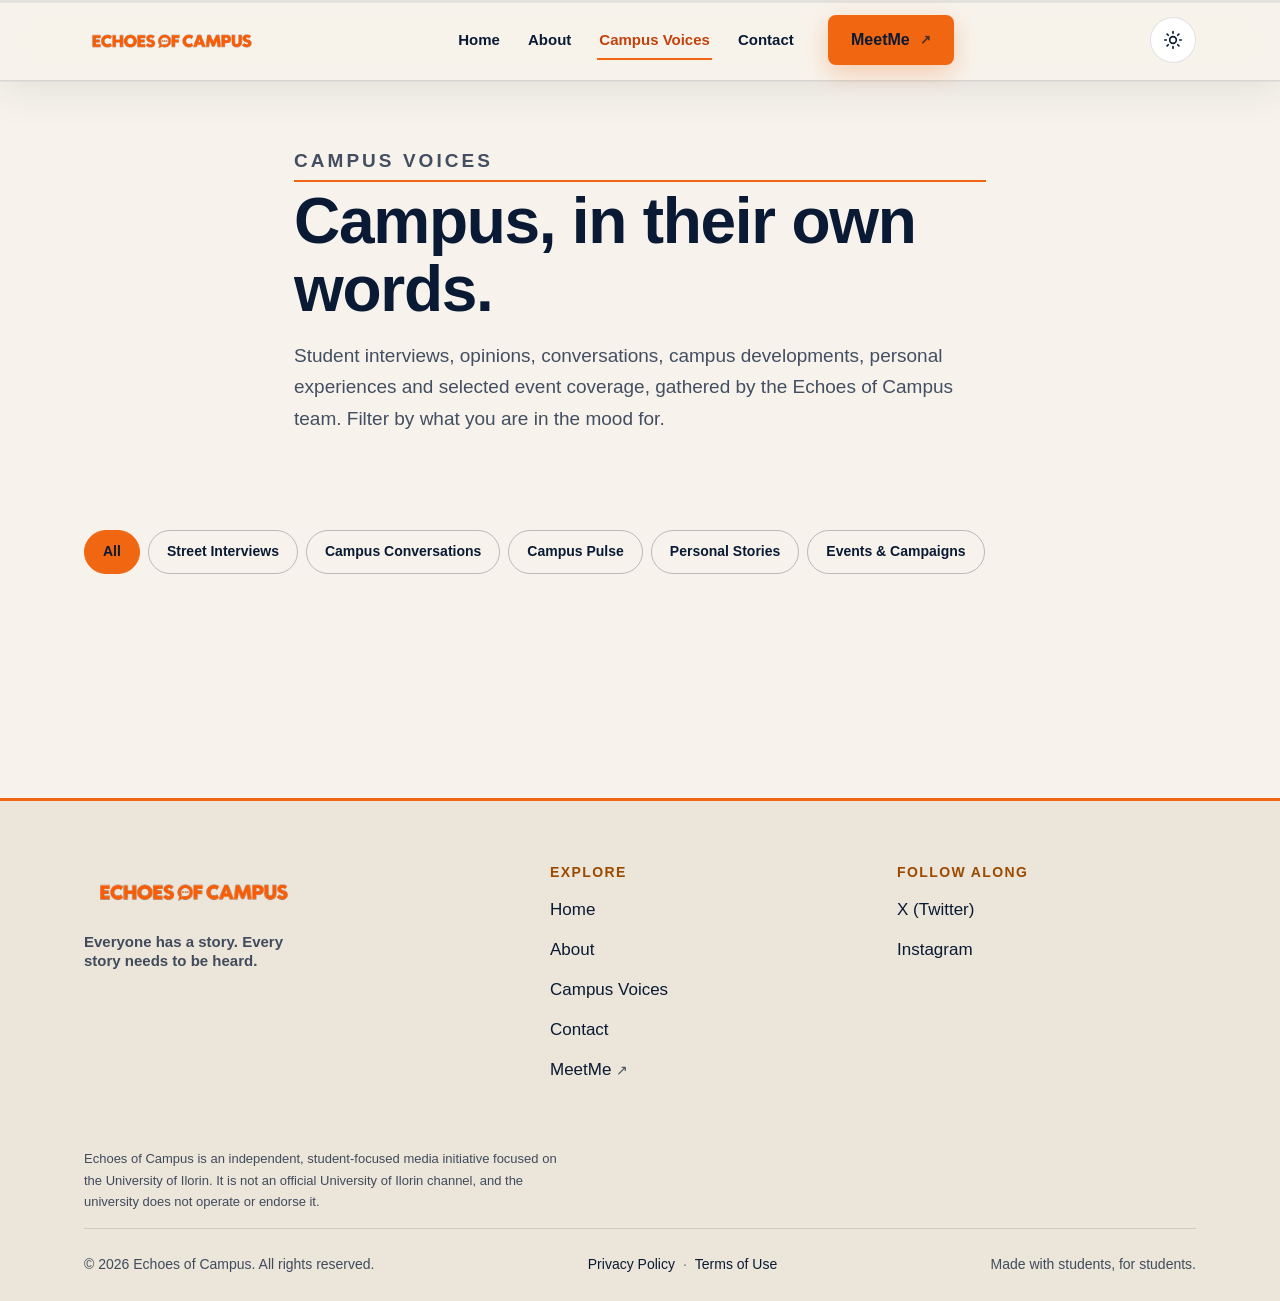
<file: campus-voices.html>
<!doctype html>
<html lang="en">
<head>
  <meta charset="UTF-8">
  <meta name="viewport" content="width=device-width, initial-scale=1.0">
  <link rel="icon" type="image/svg+xml" href="assets/icons/favicon.svg">
  <link rel="stylesheet" href="css/style.css">
  <title>Campus Voices — Echoes of Campus</title>
  <meta name="description" content="Student interviews, opinions, conversations and personal stories from the University of Ilorin, gathered by Echoes of Campus.">
  <link rel="canonical" href="https://echoesofcampus.vercel.app/campus-voices.html">
  <meta property="og:title" content="Campus Voices — Echoes of Campus">
  <meta property="og:description" content="Student interviews, opinions, conversations and personal stories from the University of Ilorin, gathered by Echoes of Campus.">
  <meta property="og:type" content="website">
  <meta property="og:url" content="https://echoesofcampus.vercel.app/campus-voices.html">
  <meta property="og:site_name" content="Echoes of Campus">
  <meta property="og:locale" content="en_US">
  <meta property="og:image" content="https://echoesofcampus.vercel.app/assets/images/shared/og-cover.jpg">
  <meta property="og:image:width" content="1200">
  <meta property="og:image:height" content="630">
  <meta property="og:image:alt" content="Echoes of Campus — Everyone has a story. Every story needs to be heard.">
  <meta name="twitter:card" content="summary_large_image">
  <meta name="twitter:title" content="Campus Voices — Echoes of Campus">
  <meta name="twitter:description" content="Student interviews, opinions, conversations and personal stories from the University of Ilorin.">
  <meta name="twitter:image" content="https://echoesofcampus.vercel.app/assets/images/shared/og-cover.jpg">
  <meta name="twitter:image:alt" content="Echoes of Campus social preview">
  <meta name="theme-color" content="#0A1A34">
  <script type="application/ld+json">
  {
    "@context": "https://schema.org",
    "@type": "WebPage",
    "name": "Campus Voices — Echoes of Campus",
    "url": "https://echoesofcampus.vercel.app/campus-voices.html",
    "description": "Student interviews, opinions, conversations and personal stories from the University of Ilorin, gathered by Echoes of Campus.",
    "isPartOf": { "@id": "https://echoesofcampus.vercel.app/#website" },
    "about": { "@id": "https://echoesofcampus.vercel.app/#organization" },
    "inLanguage": "en"
  }
  </script>
  <script>/* set theme before first paint: saved choice > system > dark */
  (function(){try{var t=localStorage.getItem('eoc-theme');if(!t)t=window.matchMedia('(prefers-color-scheme: light)').matches?'light':'dark';document.documentElement.setAttribute('data-theme',t)}catch(e){document.documentElement.setAttribute('data-theme','dark')}})();</script>
<!-- Google Tag Manager -->
<script async src="https://www.googletagmanager.com/gtm.js?id=GTM-NK4RFB3G"></script>
<script>
  window.dataLayer = window.dataLayer || [];
  function gtag(){dataLayer.push(arguments);}
  gtag('js', new Date());
</script>
<!-- End Google Tag Manager -->
</head>
<body>
<!-- Google Tag Manager (noscript) -->
<noscript><iframe src="https://www.googletagmanager.com/ns.html?id=GTM-NK4RFB3G"
height="0" width="0" style="display:none;visibility:hidden"></iframe></noscript>
<!-- End Google Tag Manager (noscript) -->

<a class="skip-link" href="#main">Skip to content</a>
<header class="site-header">
  <div class="container">
    <a class="logo" href="index.html" aria-label="Echoes of Campus — Home">
      <img src="assets/logo/logo-primary.svg" alt="Echoes of Campus" width="220" height="50">
    </a>
    <nav class="main-nav" aria-label="Main navigation">
      <ul>
        <li><a href="index.html">Home</a></li>
        <li><a href="about.html">About</a></li>
        <li><a href="campus-voices.html" aria-current="page">Campus Voices</a></li>
        <li><a href="contact.html">Contact</a></li>
        <li class="nav-cta"><a class="btn btn--primary btn--compact is-external" href="https://meet-me-three-beta.vercel.app/" target="_blank" rel="noopener noreferrer" aria-label="MeetMe (opens in a new tab)">MeetMe</a></li>
      </ul>
    </nav>
    <div class="header-actions">
      <button class="theme-toggle" id="theme-toggle" type="button" aria-label="Switch to light theme" title="Switch theme">
        <svg class="icon-moon" viewBox="0 0 24 24" fill="none" stroke-width="2" stroke-linecap="round" stroke-linejoin="round" aria-hidden="true">
          <path d="M21 12.79A9 9 0 1 1 11.21 3 7 7 0 0 0 21 12.79z"/>
        </svg>
        <svg class="icon-sun" viewBox="0 0 24 24" fill="none" stroke-width="2" stroke-linecap="round" stroke-linejoin="round" aria-hidden="true">
          <circle cx="12" cy="12" r="4"/>
          <path d="M12 2v2M12 20v2M4.93 4.93l1.41 1.41M17.66 17.66l1.41 1.41M2 12h2M20 12h2M6.34 17.66l-1.41 1.41M19.07 4.93l-1.41 1.41"/>
        </svg>
      </button>
      <button class="nav-toggle" id="nav-toggle" type="button" aria-expanded="false" aria-controls="mobile-menu" aria-label="Open menu">
        <svg viewBox="0 0 24 24" fill="none" stroke-width="2" stroke-linecap="round" aria-hidden="true">
          <path d="M4 7h16M4 12h16M4 17h16"/>
        </svg>
      </button>
    </div>
  </div>
  <nav class="mobile-menu" id="mobile-menu" aria-label="Mobile navigation" hidden>
    <ul>
      <li><a href="index.html">Home</a></li>
      <li><a href="about.html">About</a></li>
      <li><a href="campus-voices.html">Campus Voices</a></li>
      <li><a href="contact.html">Contact</a></li>
    </ul>
    <a class="btn btn--primary is-external" href="https://meet-me-three-beta.vercel.app/" target="_blank" rel="noopener noreferrer" aria-label="MeetMe (opens in a new tab)">MeetMe</a>
  </nav>
</header>

<main id="main">
  <section class="page-hero container" style="padding-top:var(--sp-16)">
    <p class="eyebrow">Campus Voices</p>
    <h1>Campus, in their own words.</h1>
    <p>Student interviews, opinions, conversations, campus developments, personal experiences and selected event coverage, gathered by the Echoes of Campus team. Filter by what you are in the mood for.</p>
  </section>

  <section class="section" style="padding-top:0" aria-label="Editorial content">
    <div class="container">
      <div id="voices-featured" class="voices-featured" hidden></div>

      <div class="filter-bar" role="tablist" aria-label="Filter stories by category">
        <button class="filter-btn is-active" type="button" role="tab" aria-selected="true" data-filter="All">All</button>
        <button class="filter-btn" type="button" role="tab" aria-selected="false" data-filter="Street Interviews">Street Interviews</button>
        <button class="filter-btn" type="button" role="tab" aria-selected="false" data-filter="Campus Conversations">Campus Conversations</button>
        <button class="filter-btn" type="button" role="tab" aria-selected="false" data-filter="Campus Pulse">Campus Pulse</button>
        <button class="filter-btn" type="button" role="tab" aria-selected="false" data-filter="Personal Stories">Personal Stories</button>
        <button class="filter-btn" type="button" role="tab" aria-selected="false" data-filter="Events &amp; Campaigns">Events &amp; Campaigns</button>
      </div>

      <div class="voices-grid" id="voices-grid"></div>

      <div class="empty-state" id="voices-empty" hidden>
        <h3 id="voices-empty-title">Nothing here yet, on purpose.</h3>
        <p>This category is waiting for its first real story. We do not manufacture archive entries to fill space. If you think something belongs here, tell us about it.</p>
        <a class="btn btn--primary" href="contact.html">Share a suggestion</a>
      </div>
      <p id="voices-count" hidden style="margin-top:var(--sp-6);color:var(--ink-70);font-size:15px">
        X and Instagram are where short previews will link out once those channels go live. Until the real URLs are configured, you will not find invented handles here.
      </p>
    </div>
  </section>
</main>

<footer class="site-footer">
  <div class="container">
    <div class="footer-top">
      <div class="footer-brand">
        <img src="assets/logo/logo-primary.svg" alt="Echoes of Campus" width="220" height="50">
        <p class="footer-message">Everyone has a story. Every story needs to be heard.</p>
      </div>
      <nav aria-label="Footer navigation">
        <h2>Explore</h2>
        <ul>
          <li><a href="index.html">Home</a></li>
          <li><a href="about.html">About</a></li>
          <li><a href="campus-voices.html">Campus Voices</a></li>
          <li><a href="contact.html">Contact</a></li>
          <li><a class="is-external" href="https://meet-me-three-beta.vercel.app/" target="_blank" rel="noopener noreferrer" aria-label="MeetMe (opens in a new tab)">MeetMe</a></li>
        </ul>
      </nav>
      <div>
        <h2>Follow along</h2>
        <ul id="footer-social"></ul>
      </div>
    </div>
    <p class="footer-note">Echoes of Campus is an independent, student-focused media initiative focused on the University of Ilorin. It is not an official University of Ilorin channel, and the university does not operate or endorse it.</p>
    <div class="footer-bottom">
      <span>&copy; <span class="js-year">2026</span> Echoes of Campus. All rights reserved.</span>
      <span class="footer-legal">
        <a href="privacy.html">Privacy Policy</a>
        <span aria-hidden="true">&middot;</span>
        <a href="terms.html">Terms of Use</a>
      </span>
      <span>Made with students, for students.</span>
    </div>
  </div>
</footer>
<script src="js/main.js"></script>
</body>
</html>
</file>
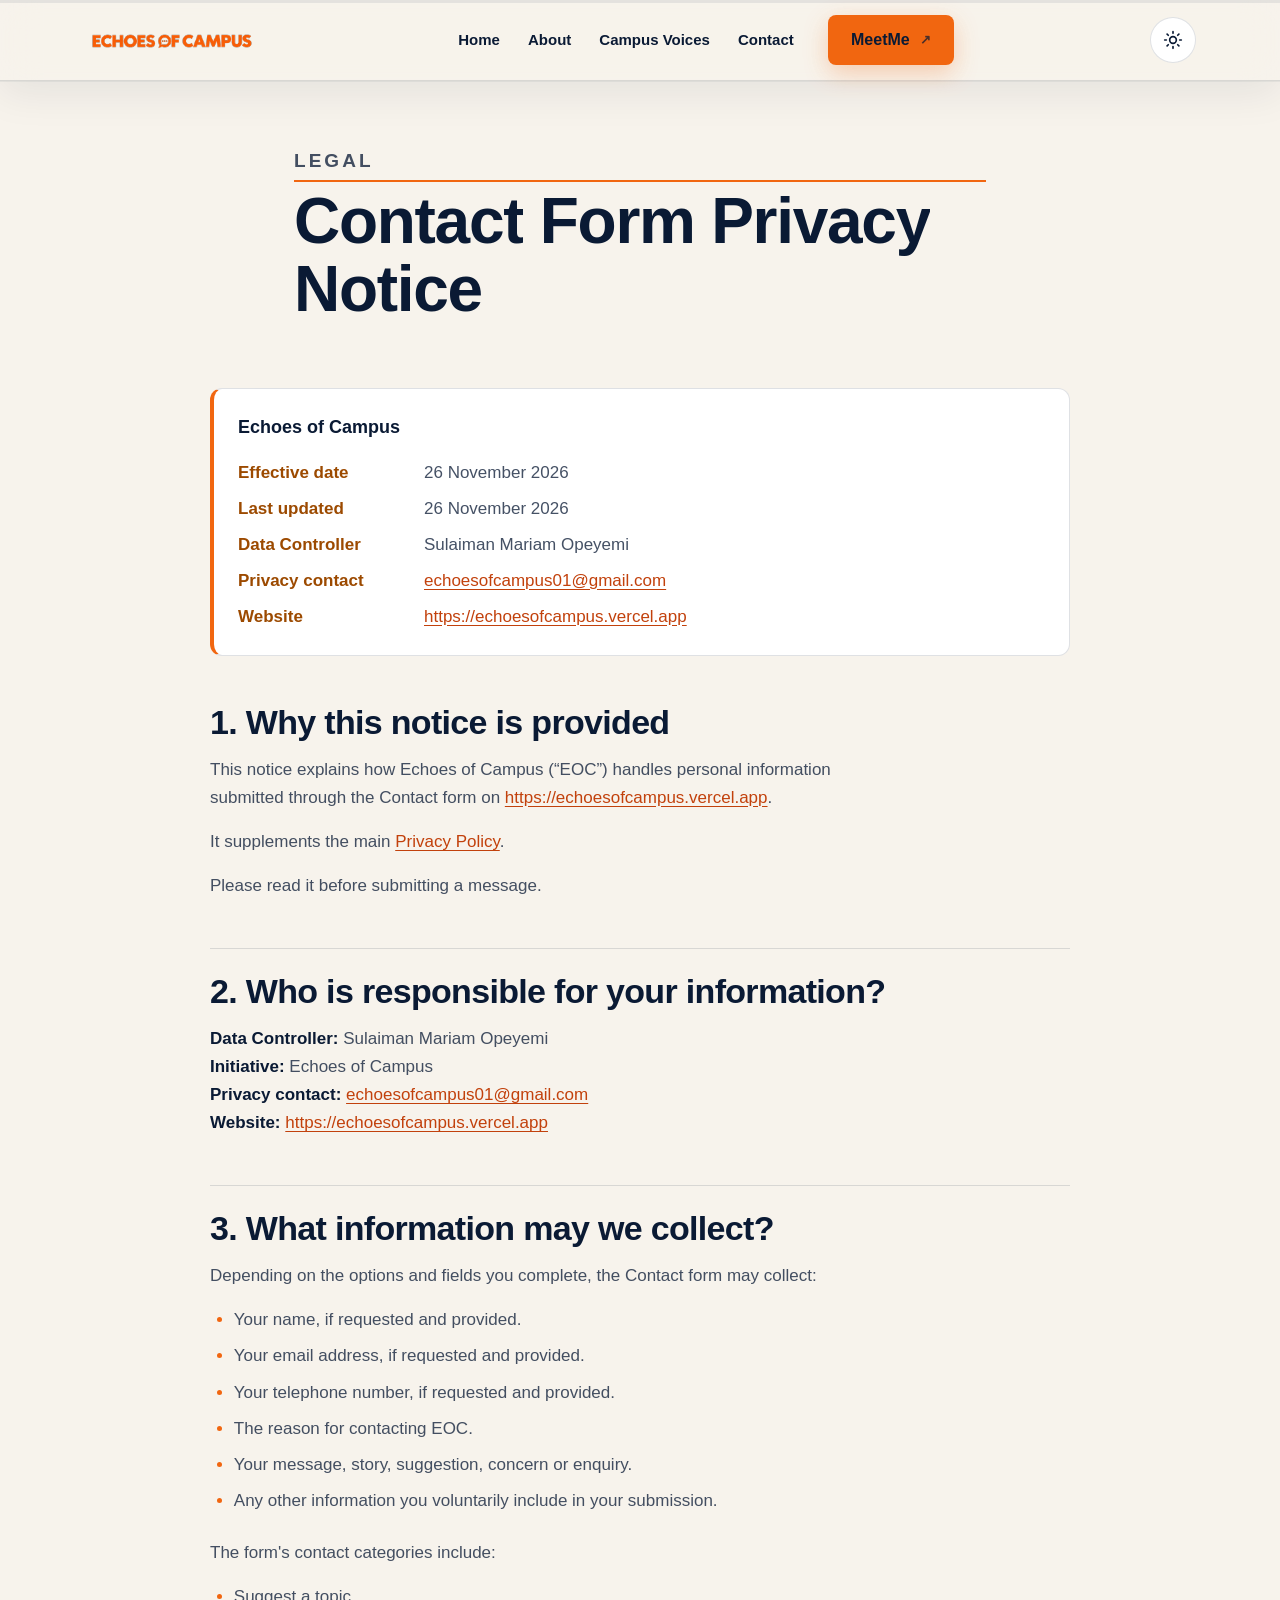
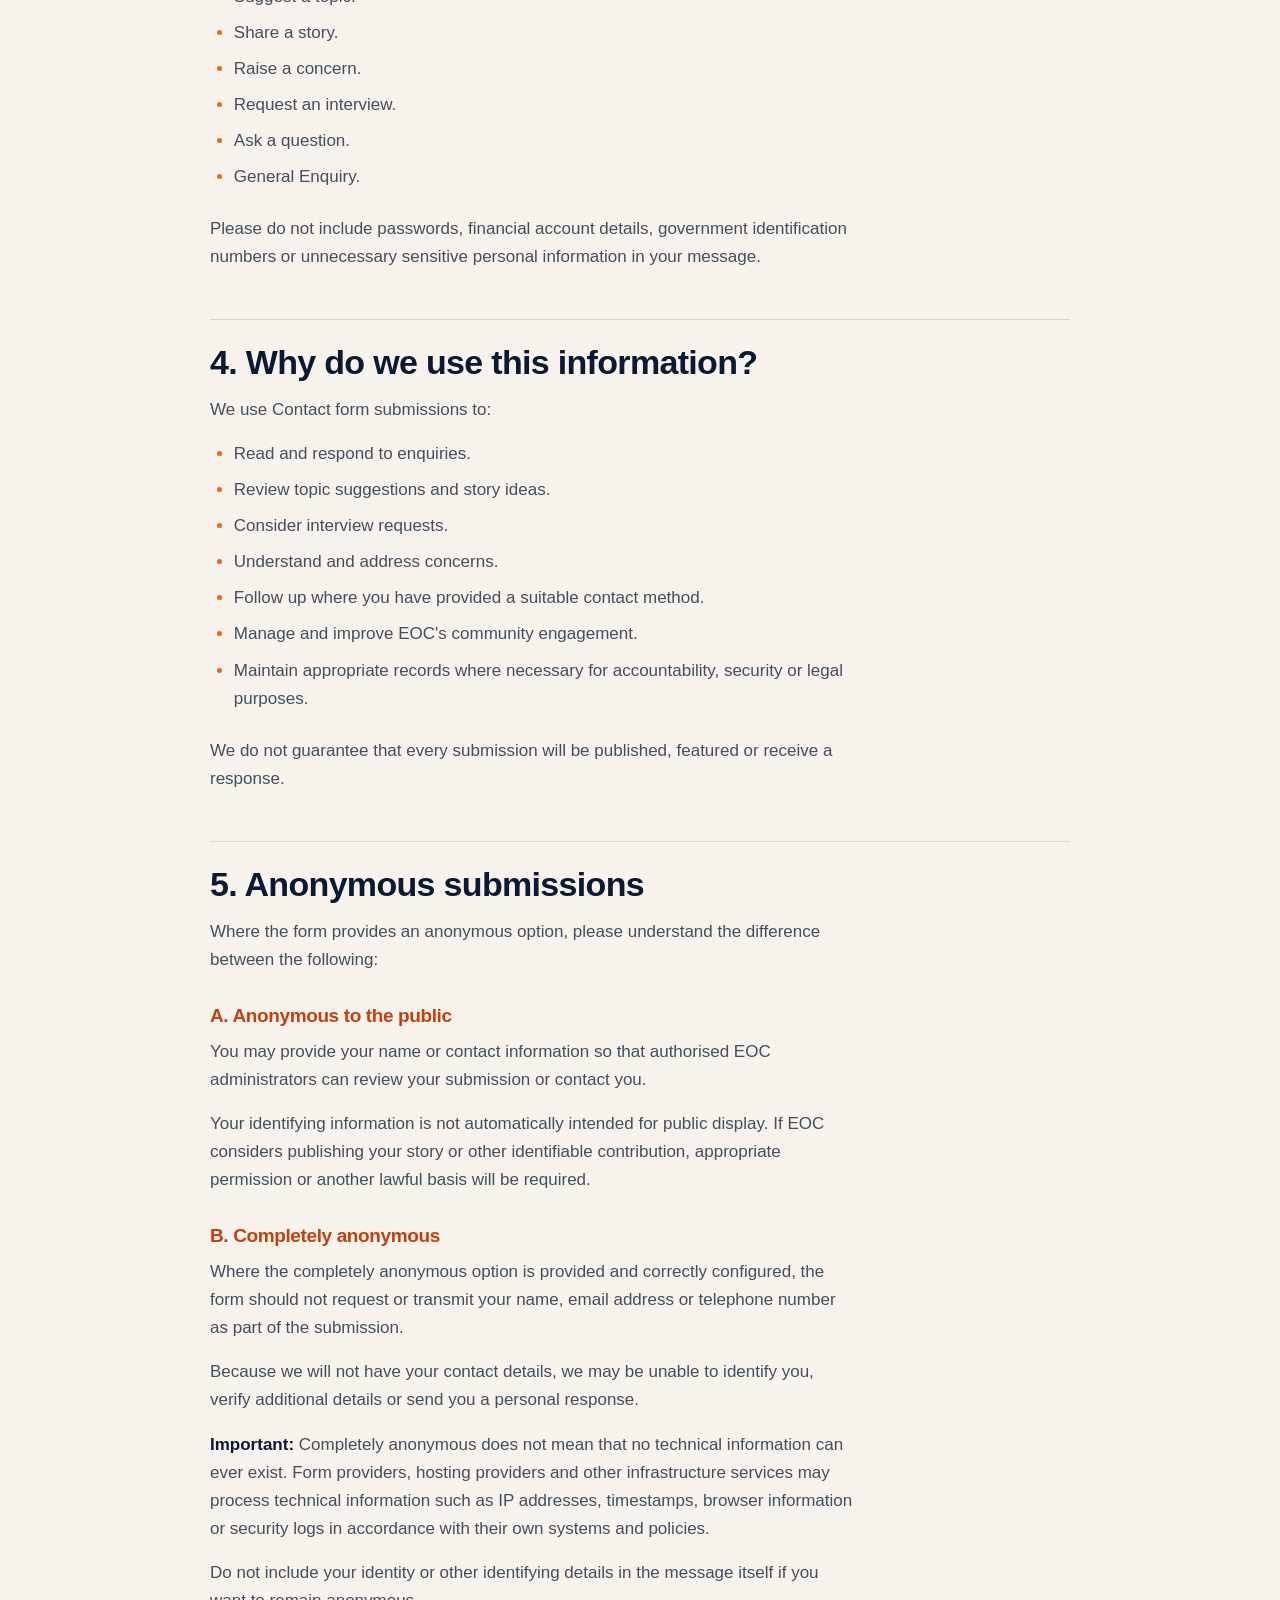
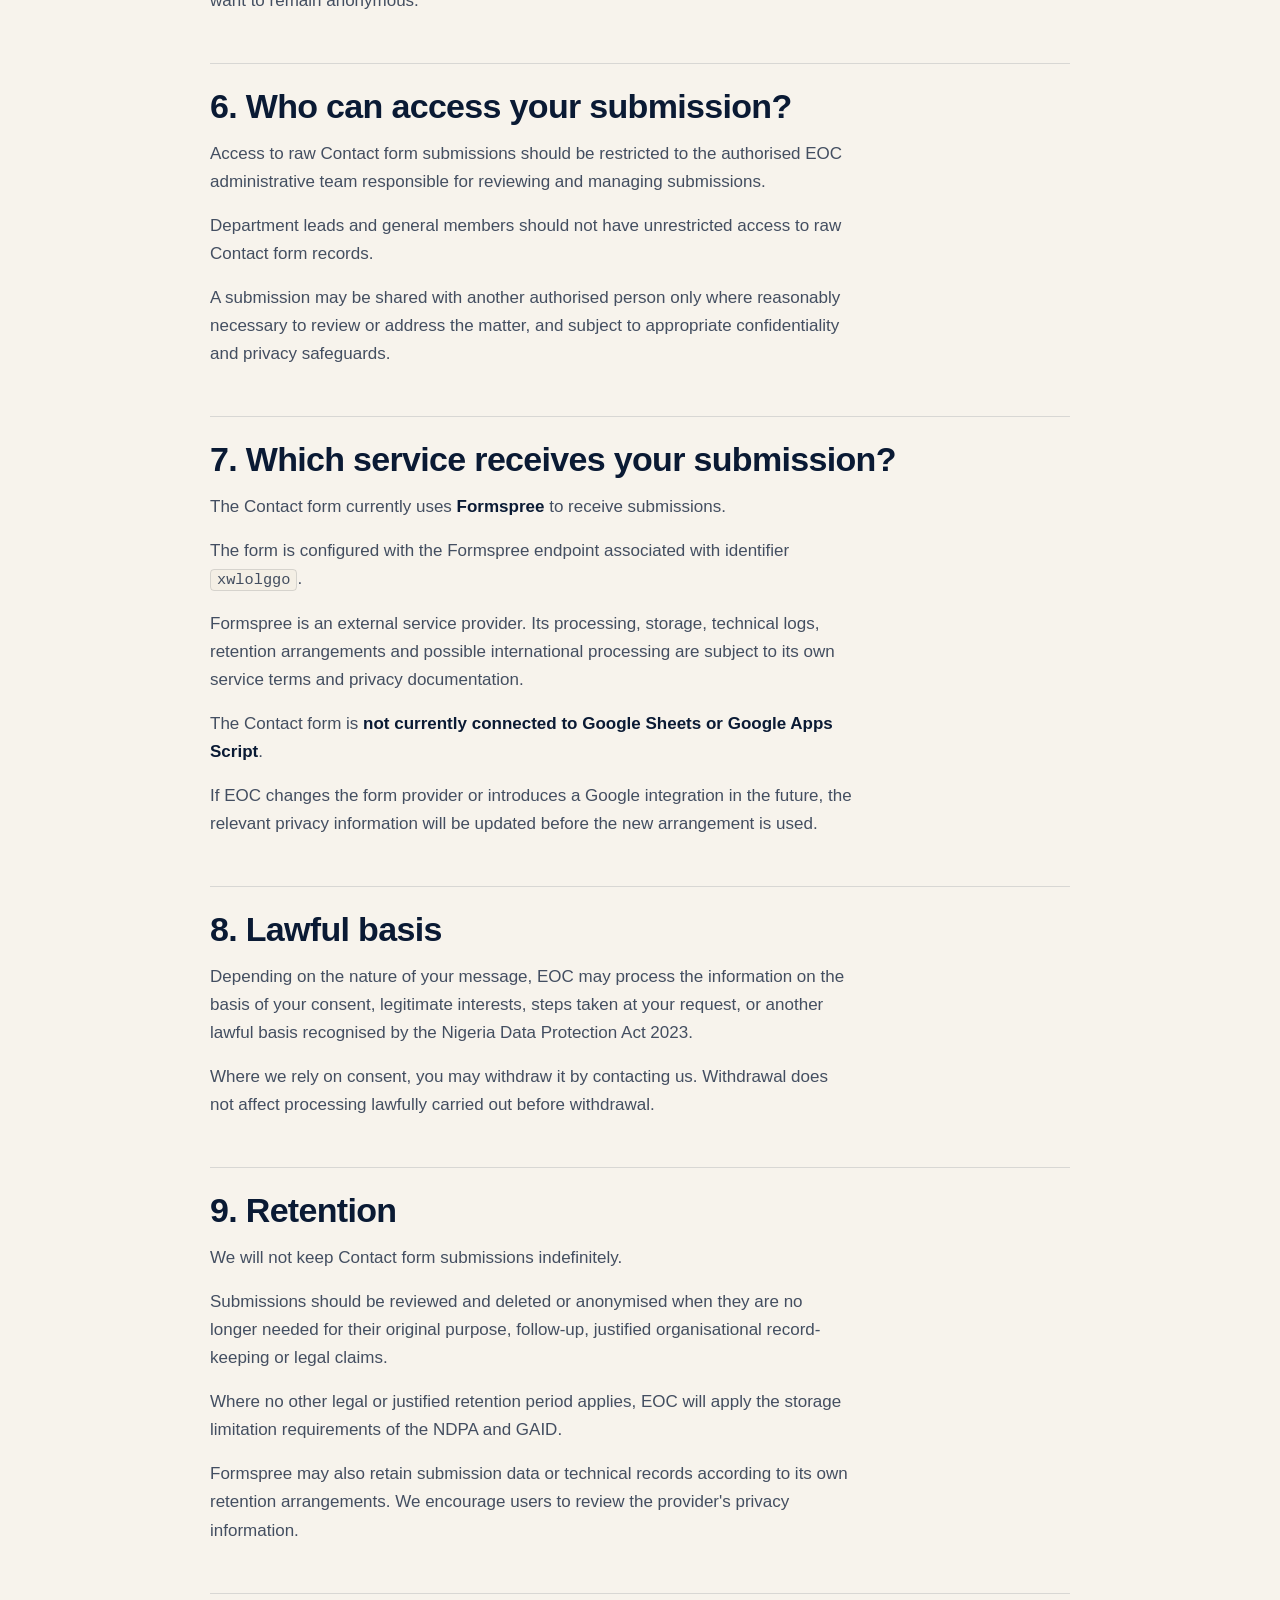
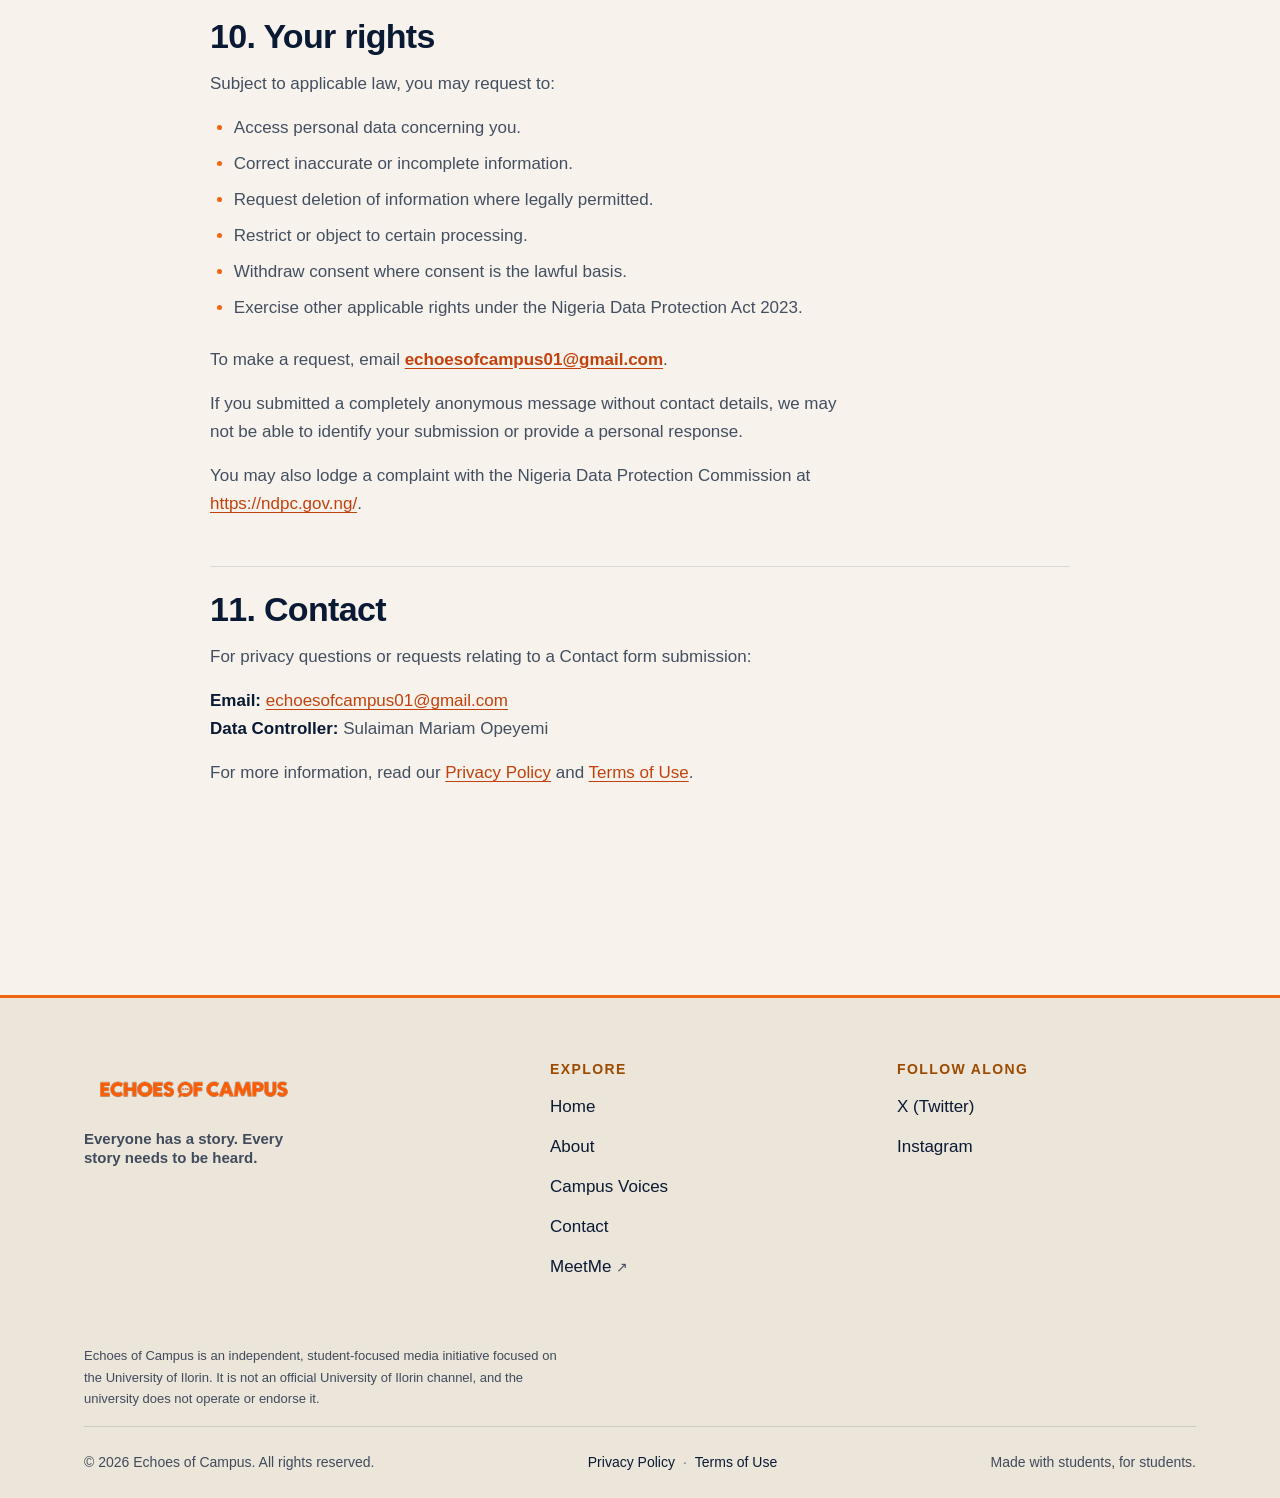
<file: contact-privacy.html>
<!doctype html>
<html lang="en">
<head>
  <meta charset="UTF-8">
  <meta name="viewport" content="width=device-width, initial-scale=1.0">
  <link rel="icon" type="image/svg+xml" href="assets/icons/favicon.svg">
  <link rel="stylesheet" href="css/style.css">
  <title>Contact Form Privacy Notice — Echoes of Campus</title>
  <meta name="description" content="How Echoes of Campus handles personal information submitted through the Contact form, including anonymous submissions and your data protection rights.">
  <link rel="canonical" href="https://echoesofcampus.vercel.app/contact-privacy.html">
  <meta property="og:title" content="Contact Form Privacy Notice — Echoes of Campus">
  <meta property="og:description" content="How Echoes of Campus handles personal information submitted through the Contact form, including anonymous submissions and your data protection rights.">
  <meta property="og:type" content="website">
  <meta property="og:url" content="https://echoesofcampus.vercel.app/contact-privacy.html">
  <meta property="og:site_name" content="Echoes of Campus">
  <meta property="og:locale" content="en_US">
  <meta property="og:image" content="https://echoesofcampus.vercel.app/assets/images/shared/og-cover.jpg">
  <meta property="og:image:width" content="1200">
  <meta property="og:image:height" content="630">
  <meta property="og:image:alt" content="Echoes of Campus — Everyone has a story. Every story needs to be heard.">
  <meta name="twitter:card" content="summary_large_image">
  <meta name="twitter:title" content="Contact Form Privacy Notice — Echoes of Campus">
  <meta name="twitter:description" content="How Echoes of Campus handles personal information submitted through the Contact form, including anonymous submissions and your data protection rights.">
  <meta name="twitter:image" content="https://echoesofcampus.vercel.app/assets/images/shared/og-cover.jpg">
  <meta name="twitter:image:alt" content="Echoes of Campus social preview">
  <meta name="theme-color" content="#0A1A34">
  <script type="application/ld+json">
  {
    "@context": "https://schema.org",
    "@type": "WebPage",
    "name": "Contact Form Privacy Notice — Echoes of Campus",
    "url": "https://echoesofcampus.vercel.app/contact-privacy.html",
    "description": "How Echoes of Campus handles personal information submitted through the Contact form, including anonymous submissions and your data protection rights.",
    "isPartOf": { "@id": "https://echoesofcampus.vercel.app/#website" },
    "about": { "@id": "https://echoesofcampus.vercel.app/#organization" },
    "inLanguage": "en"
  }
  </script>
  <script>/* set theme before first paint: saved choice > system > dark */
  (function(){try{var t=localStorage.getItem('eoc-theme');if(!t)t=window.matchMedia('(prefers-color-scheme: light)').matches?'light':'dark';document.documentElement.setAttribute('data-theme',t)}catch(e){document.documentElement.setAttribute('data-theme','dark')}})();</script>
<!-- Google Tag Manager -->
<script async src="https://www.googletagmanager.com/gtm.js?id=GTM-NK4RFB3G"></script>
<script>
  window.dataLayer = window.dataLayer || [];
  function gtag(){dataLayer.push(arguments);}
  gtag('js', new Date());
</script>
<!-- End Google Tag Manager -->
</head>
<body>
<!-- Google Tag Manager (noscript) -->
<noscript><iframe src="https://www.googletagmanager.com/ns.html?id=GTM-NK4RFB3G"
height="0" width="0" style="display:none;visibility:hidden"></iframe></noscript>
<!-- End Google Tag Manager (noscript) -->

<a class="skip-link" href="#main">Skip to content</a>
<header class="site-header">
  <div class="container">
    <a class="logo" href="index.html" aria-label="Echoes of Campus — Home">
      <img src="assets/logo/logo-primary.svg" alt="Echoes of Campus" width="220" height="50">
    </a>
    <nav class="main-nav" aria-label="Main navigation">
      <ul>
        <li><a href="index.html">Home</a></li>
        <li><a href="about.html">About</a></li>
        <li><a href="campus-voices.html">Campus Voices</a></li>
        <li><a href="contact.html">Contact</a></li>
        <li class="nav-cta"><a class="btn btn--primary btn--compact is-external" href="https://meet-me-three-beta.vercel.app/" target="_blank" rel="noopener noreferrer" aria-label="MeetMe (opens in a new tab)">MeetMe</a></li>
      </ul>
    </nav>
    <div class="header-actions">
      <button class="theme-toggle" id="theme-toggle" type="button" aria-label="Switch to light theme" title="Switch theme">
        <svg class="icon-moon" viewBox="0 0 24 24" fill="none" stroke-width="2" stroke-linecap="round" stroke-linejoin="round" aria-hidden="true">
          <path d="M21 12.79A9 9 0 1 1 11.21 3 7 7 0 0 0 21 12.79z"/>
        </svg>
        <svg class="icon-sun" viewBox="0 0 24 24" fill="none" stroke-width="2" stroke-linecap="round" stroke-linejoin="round" aria-hidden="true">
          <circle cx="12" cy="12" r="4"/>
          <path d="M12 2v2M12 20v2M4.93 4.93l1.41 1.41M17.66 17.66l1.41 1.41M2 12h2M20 12h2M6.34 17.66l-1.41 1.41M19.07 4.93l-1.41 1.41"/>
        </svg>
      </button>
      <button class="nav-toggle" id="nav-toggle" type="button" aria-expanded="false" aria-controls="mobile-menu" aria-label="Open menu">
        <svg viewBox="0 0 24 24" fill="none" stroke-width="2" stroke-linecap="round" aria-hidden="true">
          <path d="M4 7h16M4 12h16M4 17h16"/>
        </svg>
      </button>
    </div>
  </div>
  <nav class="mobile-menu" id="mobile-menu" aria-label="Mobile navigation" hidden>
    <ul>
      <li><a href="index.html">Home</a></li>
      <li><a href="about.html">About</a></li>
      <li><a href="campus-voices.html">Campus Voices</a></li>
      <li><a href="contact.html">Contact</a></li>
    </ul>
    <a class="btn btn--primary is-external" href="https://meet-me-three-beta.vercel.app/" target="_blank" rel="noopener noreferrer" aria-label="MeetMe (opens in a new tab)">MeetMe</a>
  </nav>
</header>

<main id="main">
  <section class="page-hero container" style="padding-top:var(--sp-16)">
    <p class="eyebrow">Legal</p>
    <h1>Contact Form Privacy Notice</h1>
  </section>

  <section class="section" style="padding-top:0">
    <div class="container">
      <article class="legal">
        <div class="legal-meta">
          <p class="legal-meta__brand"><strong>Echoes of Campus</strong></p>
          <dl>
            <div><dt>Effective date</dt><dd>26 November 2026</dd></div>
            <div><dt>Last updated</dt><dd>26 November 2026</dd></div>
            <div><dt>Data Controller</dt><dd>Sulaiman Mariam Opeyemi</dd></div>
            <div><dt>Privacy contact</dt><dd><a href="mailto:echoesofcampus01@gmail.com">echoesofcampus01@gmail.com</a></dd></div>
            <div><dt>Website</dt><dd><a href="https://echoesofcampus.vercel.app">https://echoesofcampus.vercel.app</a></dd></div>
          </dl>
        </div>

        <h2 id="why">1. Why this notice is provided</h2>
        <p>This notice explains how Echoes of Campus (“EOC”) handles personal information submitted through the Contact form on <a href="https://echoesofcampus.vercel.app">https://echoesofcampus.vercel.app</a>.</p>
        <p>It supplements the main <a href="privacy.html">Privacy Policy</a>.</p>
        <p>Please read it before submitting a message.</p>

        <h2 id="responsible">2. Who is responsible for your information?</h2>
        <p><strong>Data Controller:</strong> Sulaiman Mariam Opeyemi<br>
        <strong>Initiative:</strong> Echoes of Campus<br>
        <strong>Privacy contact:</strong> <a href="mailto:echoesofcampus01@gmail.com">echoesofcampus01@gmail.com</a><br>
        <strong>Website:</strong> <a href="https://echoesofcampus.vercel.app">https://echoesofcampus.vercel.app</a></p>

        <h2 id="information">3. What information may we collect?</h2>
        <p>Depending on the options and fields you complete, the Contact form may collect:</p>
        <ul>
          <li>Your name, if requested and provided.</li>
          <li>Your email address, if requested and provided.</li>
          <li>Your telephone number, if requested and provided.</li>
          <li>The reason for contacting EOC.</li>
          <li>Your message, story, suggestion, concern or enquiry.</li>
          <li>Any other information you voluntarily include in your submission.</li>
        </ul>
        <p>The form's contact categories include:</p>
        <ul>
          <li>Suggest a topic.</li>
          <li>Share a story.</li>
          <li>Raise a concern.</li>
          <li>Request an interview.</li>
          <li>Ask a question.</li>
          <li>General Enquiry.</li>
        </ul>
        <p>Please do not include passwords, financial account details, government identification numbers or unnecessary sensitive personal information in your message.</p>

        <h2 id="why-use">4. Why do we use this information?</h2>
        <p>We use Contact form submissions to:</p>
        <ul>
          <li>Read and respond to enquiries.</li>
          <li>Review topic suggestions and story ideas.</li>
          <li>Consider interview requests.</li>
          <li>Understand and address concerns.</li>
          <li>Follow up where you have provided a suitable contact method.</li>
          <li>Manage and improve EOC's community engagement.</li>
          <li>Maintain appropriate records where necessary for accountability, security or legal purposes.</li>
        </ul>
        <p>We do not guarantee that every submission will be published, featured or receive a response.</p>

        <h2 id="anonymous">5. Anonymous submissions</h2>
        <p>Where the form provides an anonymous option, please understand the difference between the following:</p>

        <h3>A. Anonymous to the public</h3>
        <p>You may provide your name or contact information so that authorised EOC administrators can review your submission or contact you.</p>
        <p>Your identifying information is not automatically intended for public display. If EOC considers publishing your story or other identifiable contribution, appropriate permission or another lawful basis will be required.</p>

        <h3>B. Completely anonymous</h3>
        <p>Where the completely anonymous option is provided and correctly configured, the form should not request or transmit your name, email address or telephone number as part of the submission.</p>
        <p>Because we will not have your contact details, we may be unable to identify you, verify additional details or send you a personal response.</p>
        <p><strong>Important:</strong> Completely anonymous does not mean that no technical information can ever exist. Form providers, hosting providers and other infrastructure services may process technical information such as IP addresses, timestamps, browser information or security logs in accordance with their own systems and policies.</p>
        <p>Do not include your identity or other identifying details in the message itself if you want to remain anonymous.</p>

        <h2 id="access">6. Who can access your submission?</h2>
        <p>Access to raw Contact form submissions should be restricted to the authorised EOC administrative team responsible for reviewing and managing submissions.</p>
        <p>Department leads and general members should not have unrestricted access to raw Contact form records.</p>
        <p>A submission may be shared with another authorised person only where reasonably necessary to review or address the matter, and subject to appropriate confidentiality and privacy safeguards.</p>

        <h2 id="service">7. Which service receives your submission?</h2>
        <p>The Contact form currently uses <strong>Formspree</strong> to receive submissions.</p>
        <p>The form is configured with the Formspree endpoint associated with identifier <code>xwlolggo</code>.</p>
        <p>Formspree is an external service provider. Its processing, storage, technical logs, retention arrangements and possible international processing are subject to its own service terms and privacy documentation.</p>
        <p>The Contact form is <strong>not currently connected to Google Sheets or Google Apps Script</strong>.</p>
        <p>If EOC changes the form provider or introduces a Google integration in the future, the relevant privacy information will be updated before the new arrangement is used.</p>

        <h2 id="lawful-basis">8. Lawful basis</h2>
        <p>Depending on the nature of your message, EOC may process the information on the basis of your consent, legitimate interests, steps taken at your request, or another lawful basis recognised by the Nigeria Data Protection Act 2023.</p>
        <p>Where we rely on consent, you may withdraw it by contacting us. Withdrawal does not affect processing lawfully carried out before withdrawal.</p>

        <h2 id="retention">9. Retention</h2>
        <p>We will not keep Contact form submissions indefinitely.</p>
        <p>Submissions should be reviewed and deleted or anonymised when they are no longer needed for their original purpose, follow-up, justified organisational record-keeping or legal claims.</p>
        <p>Where no other legal or justified retention period applies, EOC will apply the storage limitation requirements of the NDPA and GAID.</p>
        <p>Formspree may also retain submission data or technical records according to its own retention arrangements. We encourage users to review the provider's privacy information.</p>

        <h2 id="rights">10. Your rights</h2>
        <p>Subject to applicable law, you may request to:</p>
        <ul>
          <li>Access personal data concerning you.</li>
          <li>Correct inaccurate or incomplete information.</li>
          <li>Request deletion of information where legally permitted.</li>
          <li>Restrict or object to certain processing.</li>
          <li>Withdraw consent where consent is the lawful basis.</li>
          <li>Exercise other applicable rights under the Nigeria Data Protection Act 2023.</li>
        </ul>
        <p>To make a request, email <strong><a href="mailto:echoesofcampus01@gmail.com">echoesofcampus01@gmail.com</a></strong>.</p>
        <p>If you submitted a completely anonymous message without contact details, we may not be able to identify your submission or provide a personal response.</p>
        <p>You may also lodge a complaint with the Nigeria Data Protection Commission at <a href="https://ndpc.gov.ng/">https://ndpc.gov.ng/</a>.</p>

        <h2 id="contact">11. Contact</h2>
        <p>For privacy questions or requests relating to a Contact form submission:</p>
        <p><strong>Email:</strong> <a href="mailto:echoesofcampus01@gmail.com">echoesofcampus01@gmail.com</a><br>
        <strong>Data Controller:</strong> Sulaiman Mariam Opeyemi</p>
        <p>For more information, read our <a href="privacy.html">Privacy Policy</a> and <a href="terms.html">Terms of Use</a>.</p>
      </article>
    </div>
  </section>
</main>

<footer class="site-footer">
  <div class="container">
    <div class="footer-top">
      <div class="footer-brand">
        <img src="assets/logo/logo-primary.svg" alt="Echoes of Campus" width="220" height="50">
        <p class="footer-message">Everyone has a story. Every story needs to be heard.</p>
      </div>
      <nav aria-label="Footer navigation">
        <h2>Explore</h2>
        <ul>
          <li><a href="index.html">Home</a></li>
          <li><a href="about.html">About</a></li>
          <li><a href="campus-voices.html">Campus Voices</a></li>
          <li><a href="contact.html">Contact</a></li>
          <li><a class="is-external" href="https://meet-me-three-beta.vercel.app/" target="_blank" rel="noopener noreferrer" aria-label="MeetMe (opens in a new tab)">MeetMe</a></li>
        </ul>
      </nav>
      <div>
        <h2>Follow along</h2>
        <ul id="footer-social"></ul>
      </div>
    </div>
    <p class="footer-note">Echoes of Campus is an independent, student-focused media initiative focused on the University of Ilorin. It is not an official University of Ilorin channel, and the university does not operate or endorse it.</p>
    <div class="footer-bottom">
      <span>&copy; <span class="js-year">2026</span> Echoes of Campus. All rights reserved.</span>
      <span class="footer-legal">
        <a href="privacy.html">Privacy Policy</a>
        <span aria-hidden="true">&middot;</span>
        <a href="terms.html">Terms of Use</a>
      </span>
      <span>Made with students, for students.</span>
    </div>
  </div>
</footer>
<script src="js/main.js"></script>
</body>
</html>
</file>
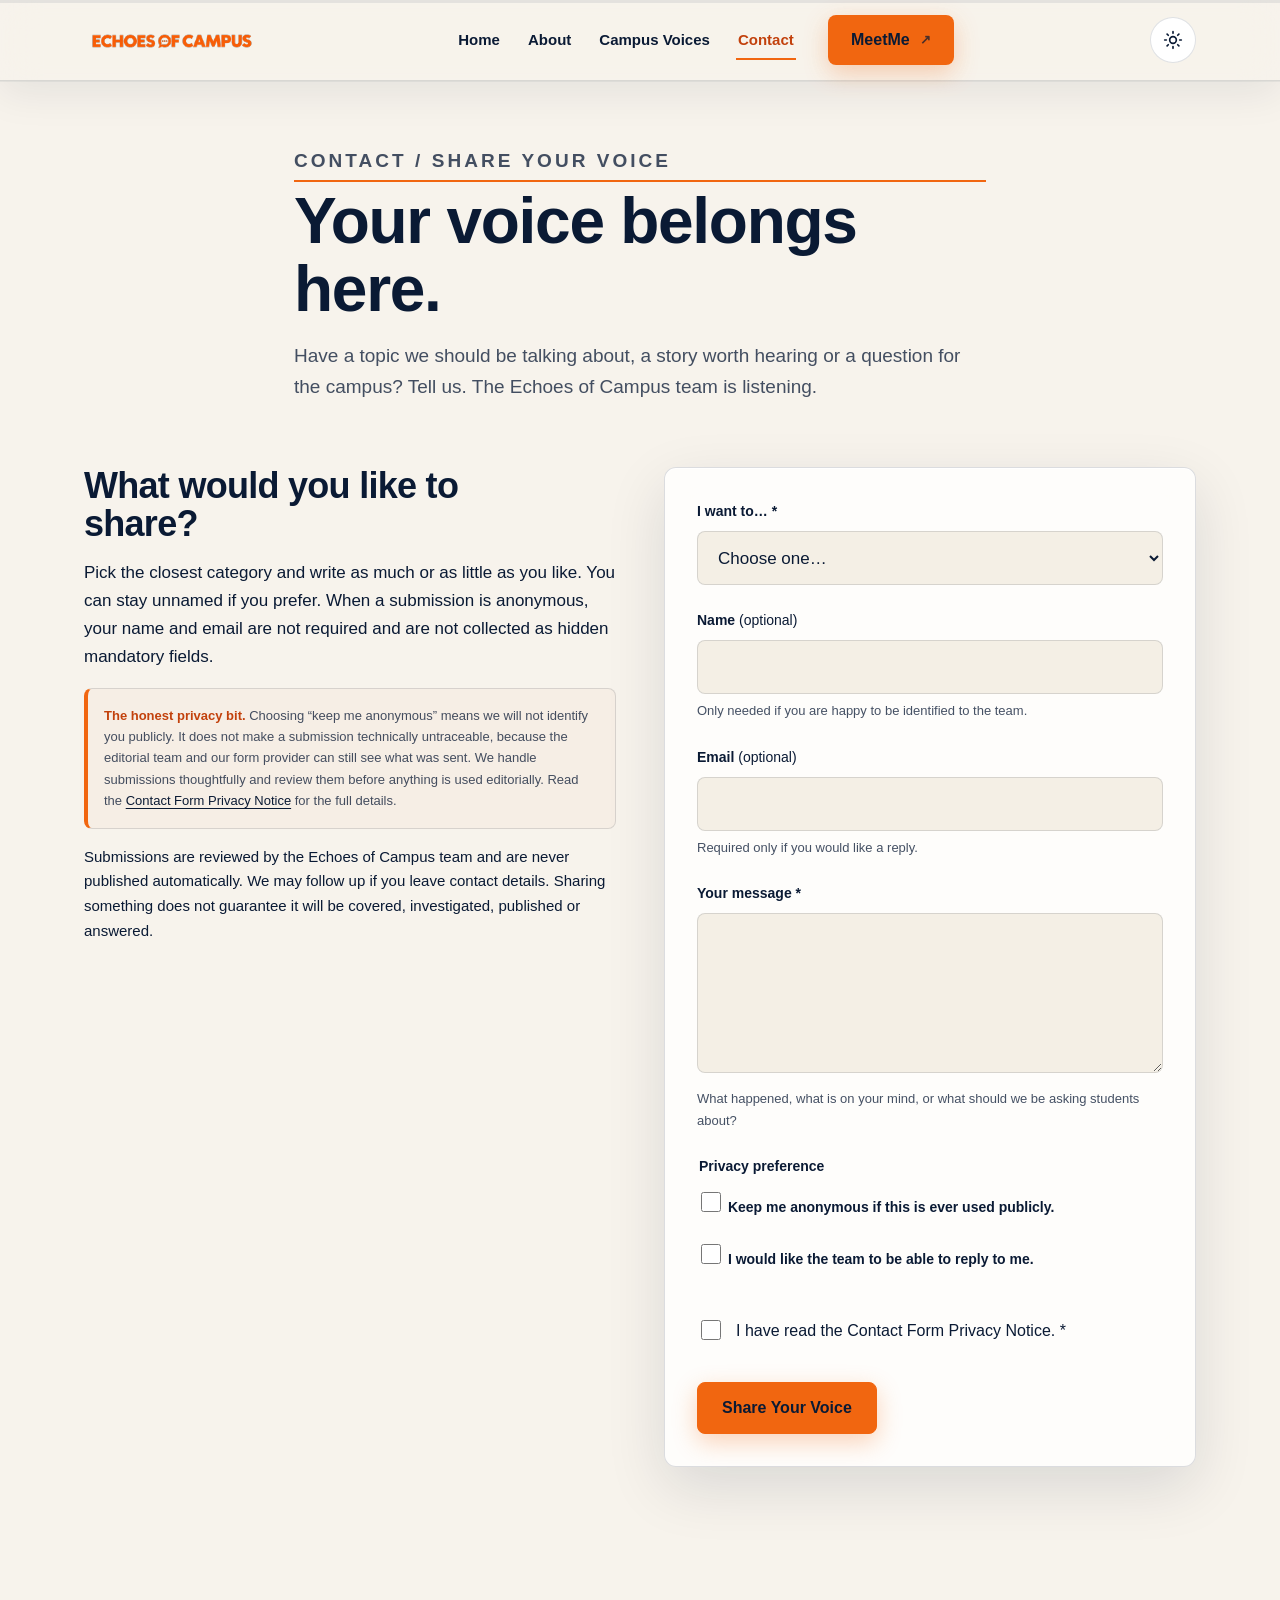
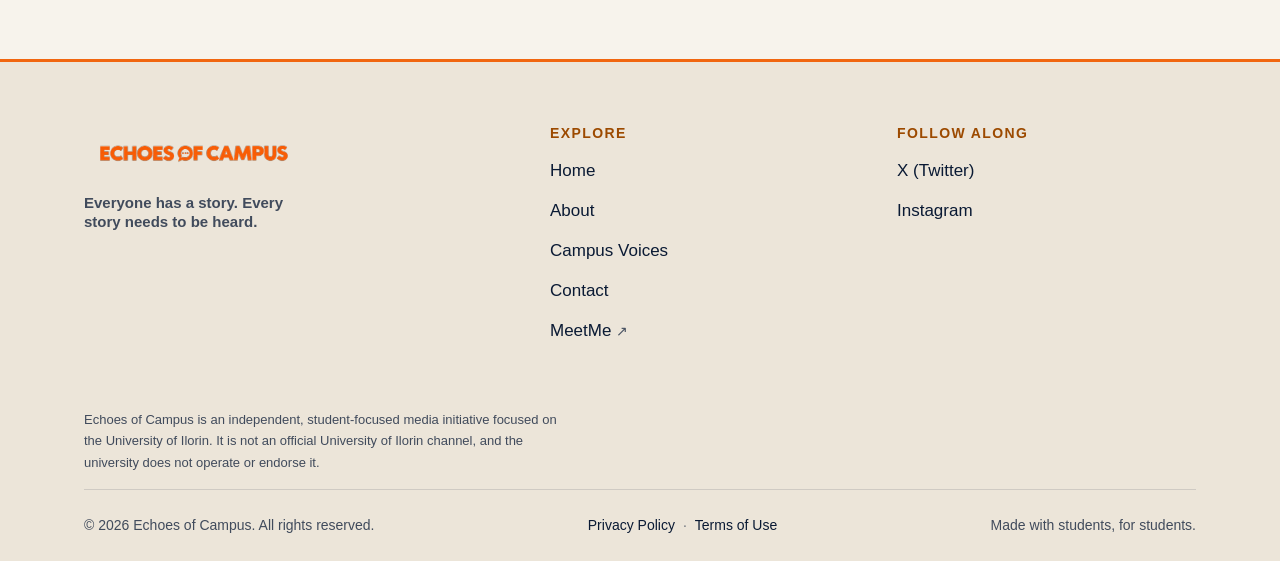
<file: contact.html>
<!doctype html>
<html lang="en">
<head>
  <meta charset="UTF-8">
  <meta name="viewport" content="width=device-width, initial-scale=1.0">
  <link rel="icon" type="image/svg+xml" href="assets/icons/favicon.svg">
  <link rel="stylesheet" href="css/style.css">
  <title>Contact / Share Your Voice — Echoes of Campus</title>
  <meta name="description" content="Suggest a topic, share a story, raise a concern, request an interview or ask a question. The Echoes of Campus team is listening.">
  <link rel="canonical" href="https://echoesofcampus.vercel.app/contact.html">
  <meta property="og:title" content="Contact / Share Your Voice — Echoes of Campus">
  <meta property="og:description" content="Suggest a topic, share a story, raise a concern, request an interview or ask a question. The Echoes of Campus team is listening.">
  <meta property="og:type" content="website">
  <meta property="og:url" content="https://echoesofcampus.vercel.app/contact.html">
  <meta property="og:site_name" content="Echoes of Campus">
  <meta property="og:locale" content="en_US">
  <meta property="og:image" content="https://echoesofcampus.vercel.app/assets/images/shared/og-cover.jpg">
  <meta property="og:image:width" content="1200">
  <meta property="og:image:height" content="630">
  <meta property="og:image:alt" content="Echoes of Campus — Everyone has a story. Every story needs to be heard.">
  <meta name="twitter:card" content="summary_large_image">
  <meta name="twitter:title" content="Contact / Share Your Voice — Echoes of Campus">
  <meta name="twitter:description" content="Suggest a topic, share a story, raise a concern, request an interview or ask a question.">
  <meta name="twitter:image" content="https://echoesofcampus.vercel.app/assets/images/shared/og-cover.jpg">
  <meta name="twitter:image:alt" content="Echoes of Campus social preview">
  <meta name="theme-color" content="#0A1A34">
  <script type="application/ld+json">
  {
    "@context": "https://schema.org",
    "@type": "WebPage",
    "name": "Contact / Share Your Voice — Echoes of Campus",
    "url": "https://echoesofcampus.vercel.app/contact.html",
    "description": "Suggest a topic, share a story, raise a concern, request an interview or ask a question. The Echoes of Campus team is listening.",
    "isPartOf": { "@id": "https://echoesofcampus.vercel.app/#website" },
    "about": { "@id": "https://echoesofcampus.vercel.app/#organization" },
    "inLanguage": "en"
  }
  </script>
  <script>/* set theme before first paint: saved choice > system > dark */
  (function(){try{var t=localStorage.getItem('eoc-theme');if(!t)t=window.matchMedia('(prefers-color-scheme: light)').matches?'light':'dark';document.documentElement.setAttribute('data-theme',t)}catch(e){document.documentElement.setAttribute('data-theme','dark')}})();</script>
<!-- Google Tag Manager -->
<script async src="https://www.googletagmanager.com/gtm.js?id=GTM-NK4RFB3G"></script>
<script>
  window.dataLayer = window.dataLayer || [];
  function gtag(){dataLayer.push(arguments);}
  gtag('js', new Date());
</script>
<!-- End Google Tag Manager -->
</head>
<body>
<!-- Google Tag Manager (noscript) -->
<noscript><iframe src="https://www.googletagmanager.com/ns.html?id=GTM-NK4RFB3G"
height="0" width="0" style="display:none;visibility:hidden"></iframe></noscript>
<!-- End Google Tag Manager (noscript) -->

<a class="skip-link" href="#main">Skip to content</a>
<header class="site-header">
  <div class="container">
    <a class="logo" href="index.html" aria-label="Echoes of Campus — Home">
      <img src="assets/logo/logo-primary.svg" alt="Echoes of Campus" width="220" height="50">
    </a>
    <nav class="main-nav" aria-label="Main navigation">
      <ul>
        <li><a href="index.html">Home</a></li>
        <li><a href="about.html">About</a></li>
        <li><a href="campus-voices.html">Campus Voices</a></li>
        <li><a href="contact.html" aria-current="page">Contact</a></li>
        <li class="nav-cta"><a class="btn btn--primary btn--compact is-external" href="https://meet-me-three-beta.vercel.app/" target="_blank" rel="noopener noreferrer" aria-label="MeetMe (opens in a new tab)">MeetMe</a></li>
      </ul>
    </nav>
    <div class="header-actions">
      <button class="theme-toggle" id="theme-toggle" type="button" aria-label="Switch to light theme" title="Switch theme">
        <svg class="icon-moon" viewBox="0 0 24 24" fill="none" stroke-width="2" stroke-linecap="round" stroke-linejoin="round" aria-hidden="true">
          <path d="M21 12.79A9 9 0 1 1 11.21 3 7 7 0 0 0 21 12.79z"/>
        </svg>
        <svg class="icon-sun" viewBox="0 0 24 24" fill="none" stroke-width="2" stroke-linecap="round" stroke-linejoin="round" aria-hidden="true">
          <circle cx="12" cy="12" r="4"/>
          <path d="M12 2v2M12 20v2M4.93 4.93l1.41 1.41M17.66 17.66l1.41 1.41M2 12h2M20 12h2M6.34 17.66l-1.41 1.41M19.07 4.93l-1.41 1.41"/>
        </svg>
      </button>
      <button class="nav-toggle" id="nav-toggle" type="button" aria-expanded="false" aria-controls="mobile-menu" aria-label="Open menu">
        <svg viewBox="0 0 24 24" fill="none" stroke-width="2" stroke-linecap="round" aria-hidden="true">
          <path d="M4 7h16M4 12h16M4 17h16"/>
        </svg>
      </button>
    </div>
  </div>
  <nav class="mobile-menu" id="mobile-menu" aria-label="Mobile navigation" hidden>
    <ul>
      <li><a href="index.html">Home</a></li>
      <li><a href="about.html">About</a></li>
      <li><a href="campus-voices.html">Campus Voices</a></li>
      <li><a href="contact.html">Contact</a></li>
    </ul>
    <a class="btn btn--primary is-external" href="https://meet-me-three-beta.vercel.app/" target="_blank" rel="noopener noreferrer" aria-label="MeetMe (opens in a new tab)">MeetMe</a>
  </nav>
</header>

<main id="main">
  <section class="page-hero container" style="padding-top:var(--sp-16)">
    <p class="eyebrow">Contact / Share Your Voice</p>
    <h1>Your voice belongs here.</h1>
    <p>Have a topic we should be talking about, a story worth hearing or a question for the campus? Tell us. The Echoes of Campus team is listening.</p>
  </section>

  <section class="section" style="padding-top:0" aria-labelledby="form-title">
    <div class="container two-col" style="align-items:start">
      <div>
        <h2 class="section-title" id="form-title" style="font-size:clamp(24px,3vw,36px)">What would you like to share?</h2>
        <p>Pick the closest category and write as much or as little as you like. You can stay unnamed if you prefer. When a submission is anonymous, your name and email are not required and are not collected as hidden mandatory fields.</p>
        <div class="privacy-note">
          <strong>The honest privacy bit.</strong> Choosing &ldquo;keep me anonymous&rdquo; means we will not identify you publicly. It does not make a submission technically untraceable, because the editorial team and our form provider can still see what was sent. We handle submissions thoughtfully and review them before anything is used editorially. Read the <a href="contact-privacy.html">Contact Form Privacy Notice</a> for the full details.
        </div>
        <p style="margin-top:var(--sp-4);font-size:15px;color:var(--ink-70)">
          Submissions are reviewed by the Echoes of Campus team and are never published automatically. We may follow up if you leave contact details. Sharing something does not guarantee it will be covered, investigated, published or answered.
        </p>
      </div>
      <div class="form-panel">
        <form id="contact-form" novalidate>
          <input type="hidden" name="submission_type" value="share_your_voice">
          <div class="hp-field" aria-hidden="true">
            <label>Do not fill this field <input type="text" name="_gotcha" tabindex="-1" autocomplete="off"></label>
          </div>
          <div class="field">
            <label for="cf-type">I want to&hellip; <span aria-hidden="true">*</span></label>
            <select id="cf-type" name="submission_category" required>
              <option value="">Choose one&hellip;</option>
              <option>Suggest a Topic</option>
              <option>Share a Story</option>
              <option>Raise a Concern</option>
              <option>Request an Interview</option>
              <option>Ask a Question</option>
              <option>General Enquiry</option>
            </select>
          </div>
          <div class="field">
            <label for="cf-name">Name <span style="font-weight:400;color:var(--ink-70)">(optional)</span></label>
            <input type="text" id="cf-name" name="name" autocomplete="name">
            <p class="helper">Only needed if you are happy to be identified to the team.</p>
          </div>
          <div class="field">
            <label for="cf-email">Email <span style="font-weight:400;color:var(--ink-70)">(optional)</span></label>
            <input type="email" id="cf-email" name="email" autocomplete="email">
            <p class="helper">Required only if you would like a reply.</p>
          </div>
          <div class="field">
            <label for="cf-message">Your message <span aria-hidden="true">*</span></label>
            <textarea id="cf-message" name="message" required aria-describedby="cf-message-help"></textarea>
            <p class="helper" id="cf-message-help">What happened, what is on your mind, or what should we be asking students about?</p>
          </div>
          <fieldset class="field" style="border:0;padding:0;margin:0 0 var(--sp-6)">
            <legend style="font-size:14px;font-weight:600;margin-bottom:var(--sp-2)">Privacy preference</legend>
            <label class="choice">
              <input type="checkbox" id="cf-anon" name="anonymous_public" value="yes">
              <span>Keep me anonymous if this is ever used publicly.</span>
            </label>
            <label class="choice">
              <input type="checkbox" id="cf-reply" name="wants_reply" value="yes">
              <span>I would like the team to be able to reply to me.</span>
            </label>
          </fieldset>
          <label class="choice">
            <input type="checkbox" name="consent" required>
            <span>I have read the Contact Form Privacy Notice. <span aria-hidden="true">*</span></span>
          </label>
          <div style="margin-top:var(--sp-6)">
            <button class="btn btn--primary" type="submit">Share Your Voice</button>
          </div>
          <p class="form-notice" role="status" hidden></p>
        </form>
      </div>
    </div>
  </section>
</main>

<footer class="site-footer">
  <div class="container">
    <div class="footer-top">
      <div class="footer-brand">
        <img src="assets/logo/logo-primary.svg" alt="Echoes of Campus" width="220" height="50">
        <p class="footer-message">Everyone has a story. Every story needs to be heard.</p>
      </div>
      <nav aria-label="Footer navigation">
        <h2>Explore</h2>
        <ul>
          <li><a href="index.html">Home</a></li>
          <li><a href="about.html">About</a></li>
          <li><a href="campus-voices.html">Campus Voices</a></li>
          <li><a href="contact.html">Contact</a></li>
          <li><a class="is-external" href="https://meet-me-three-beta.vercel.app/" target="_blank" rel="noopener noreferrer" aria-label="MeetMe (opens in a new tab)">MeetMe</a></li>
        </ul>
      </nav>
      <div>
        <h2>Follow along</h2>
        <ul id="footer-social"></ul>
      </div>
    </div>
    <p class="footer-note">Echoes of Campus is an independent, student-focused media initiative focused on the University of Ilorin. It is not an official University of Ilorin channel, and the university does not operate or endorse it.</p>
    <div class="footer-bottom">
      <span>&copy; <span class="js-year">2026</span> Echoes of Campus. All rights reserved.</span>
      <span class="footer-legal">
        <a href="privacy.html">Privacy Policy</a>
        <span aria-hidden="true">&middot;</span>
        <a href="terms.html">Terms of Use</a>
      </span>
      <span>Made with students, for students.</span>
    </div>
  </div>
</footer>
<script src="js/main.js"></script>
</body>
</html>
</file>
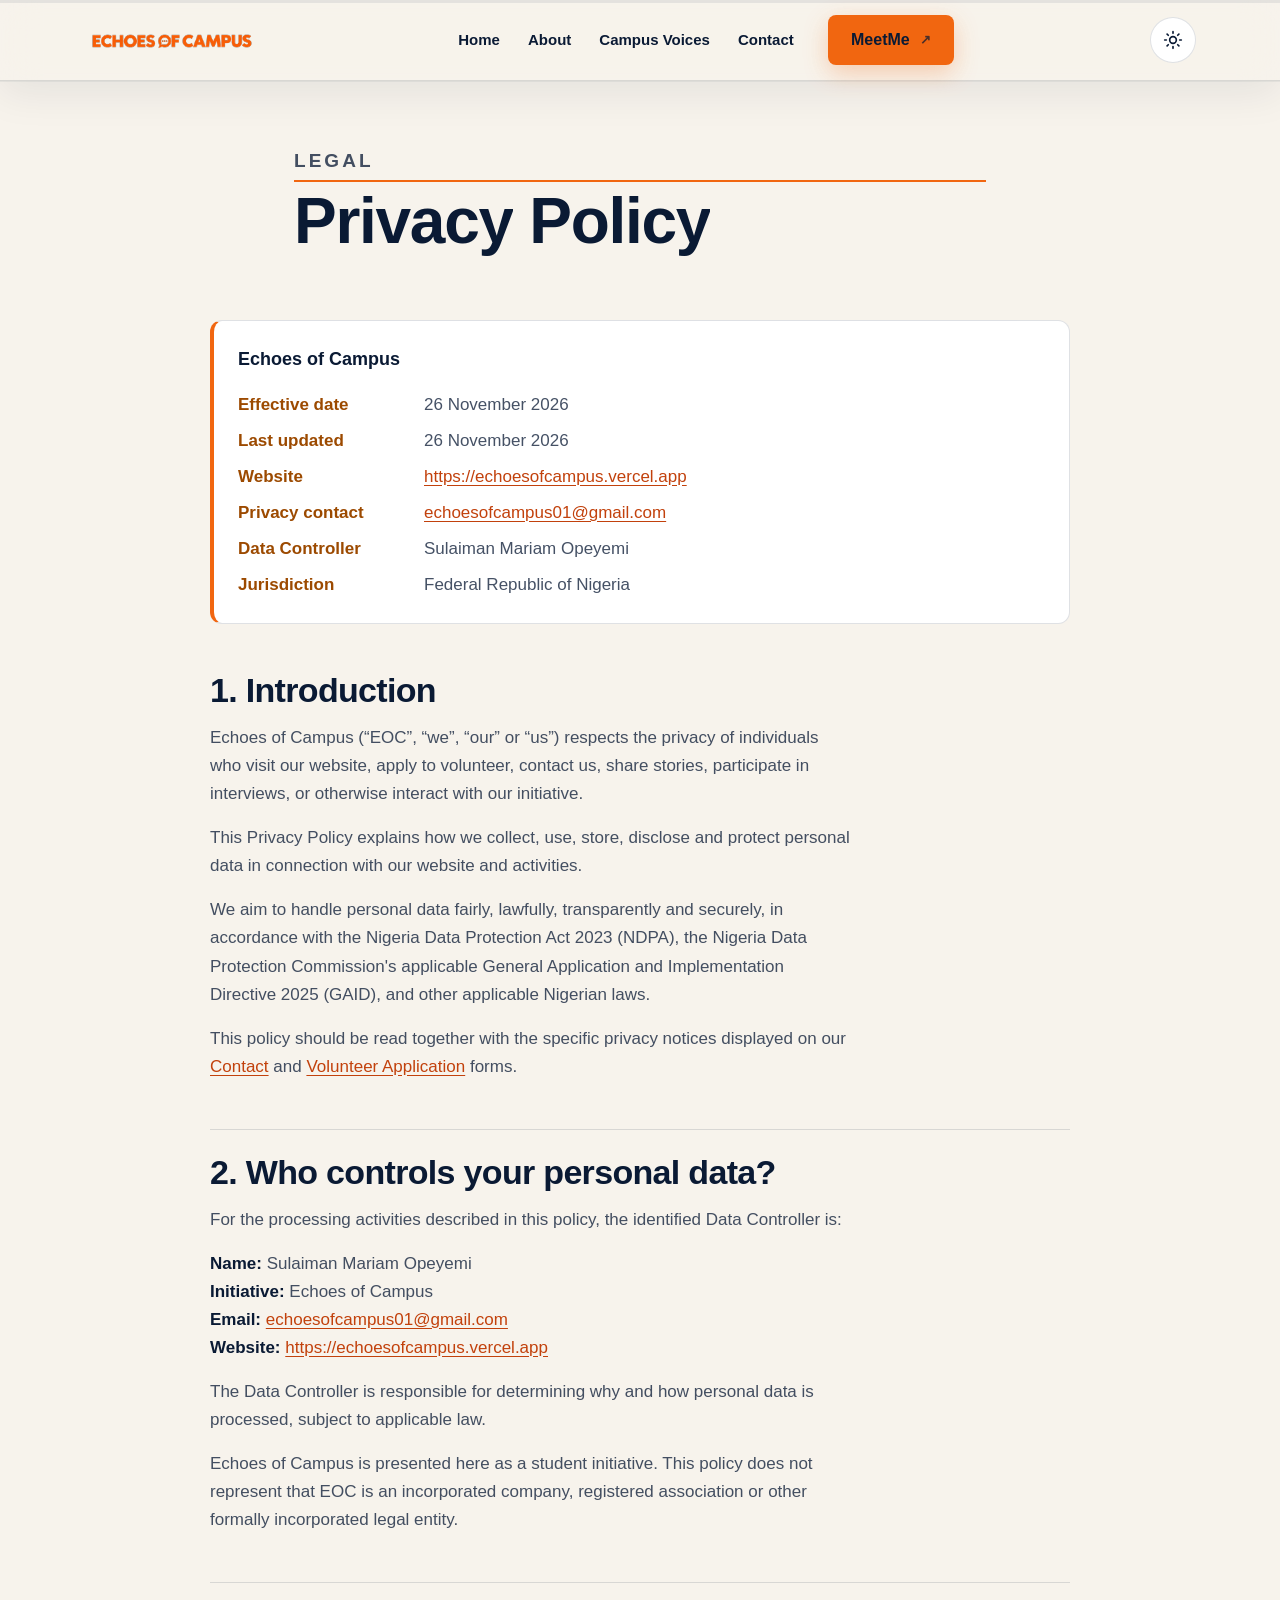
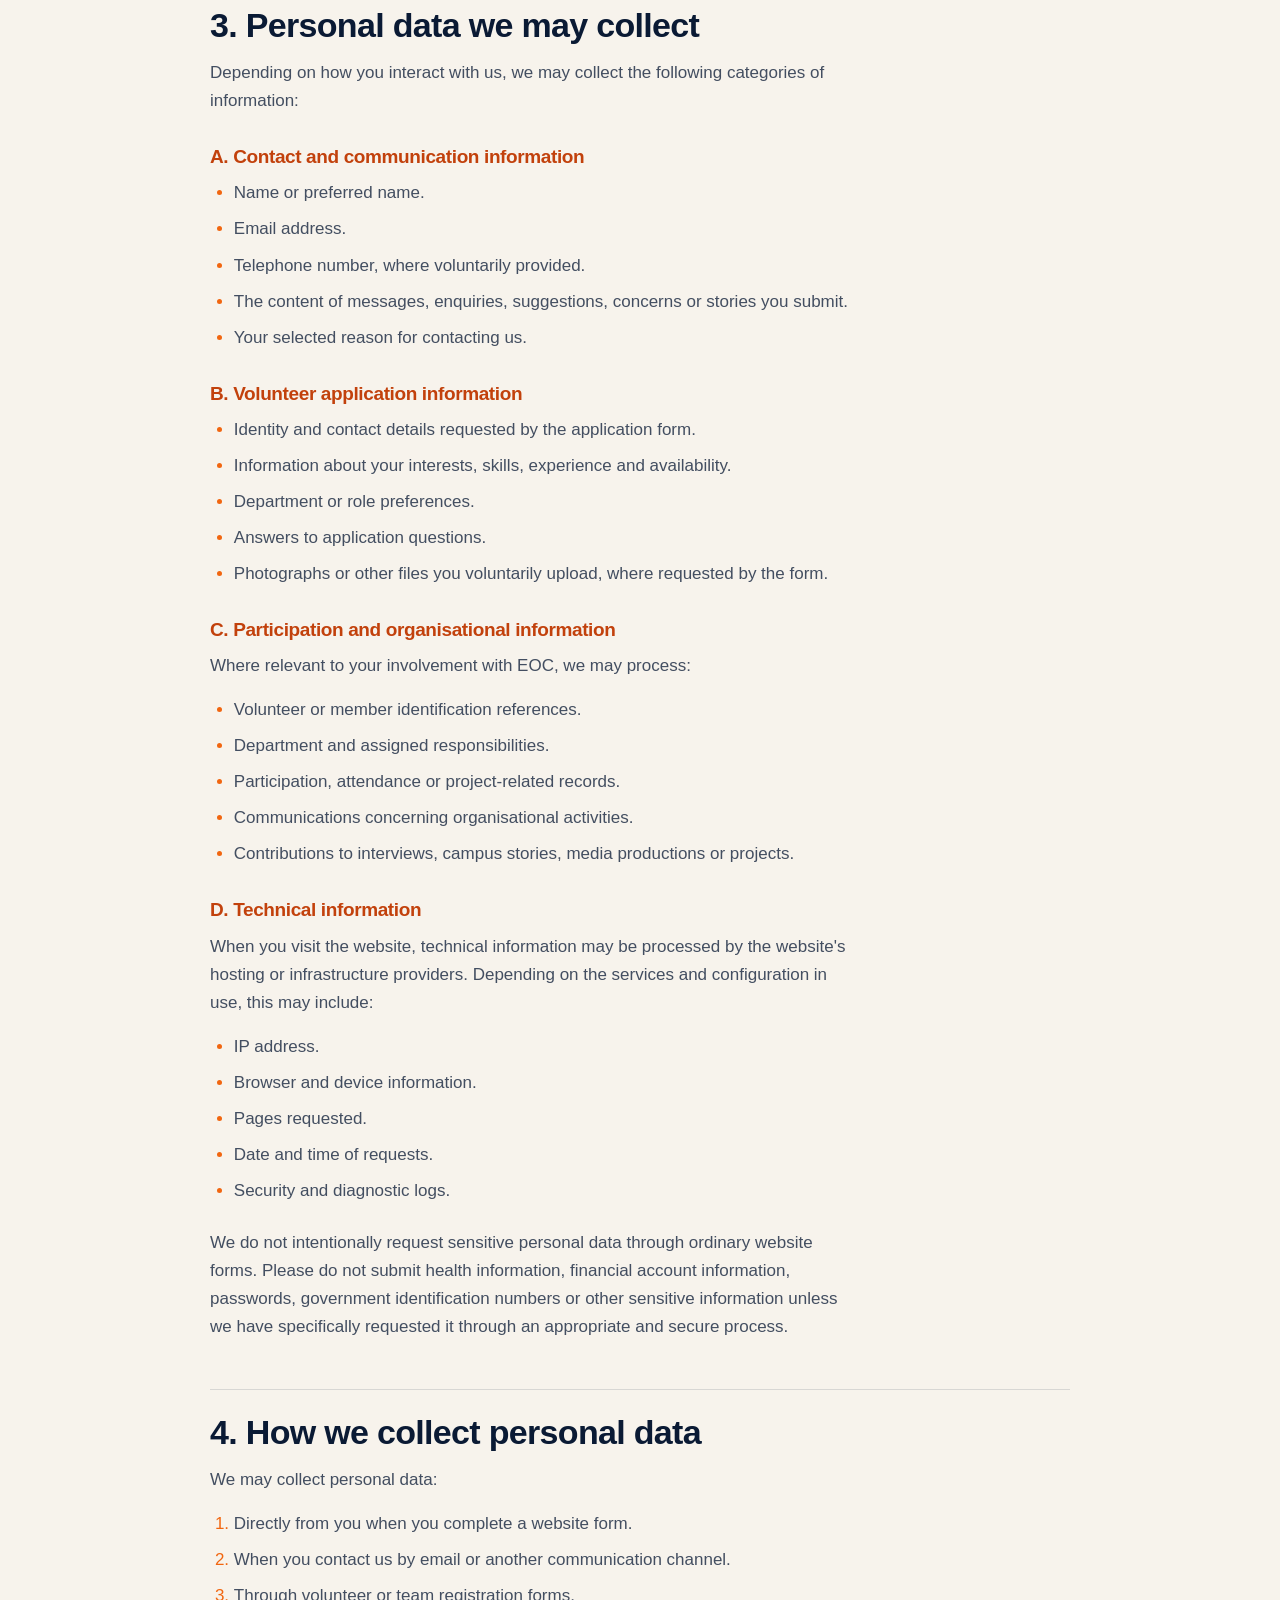
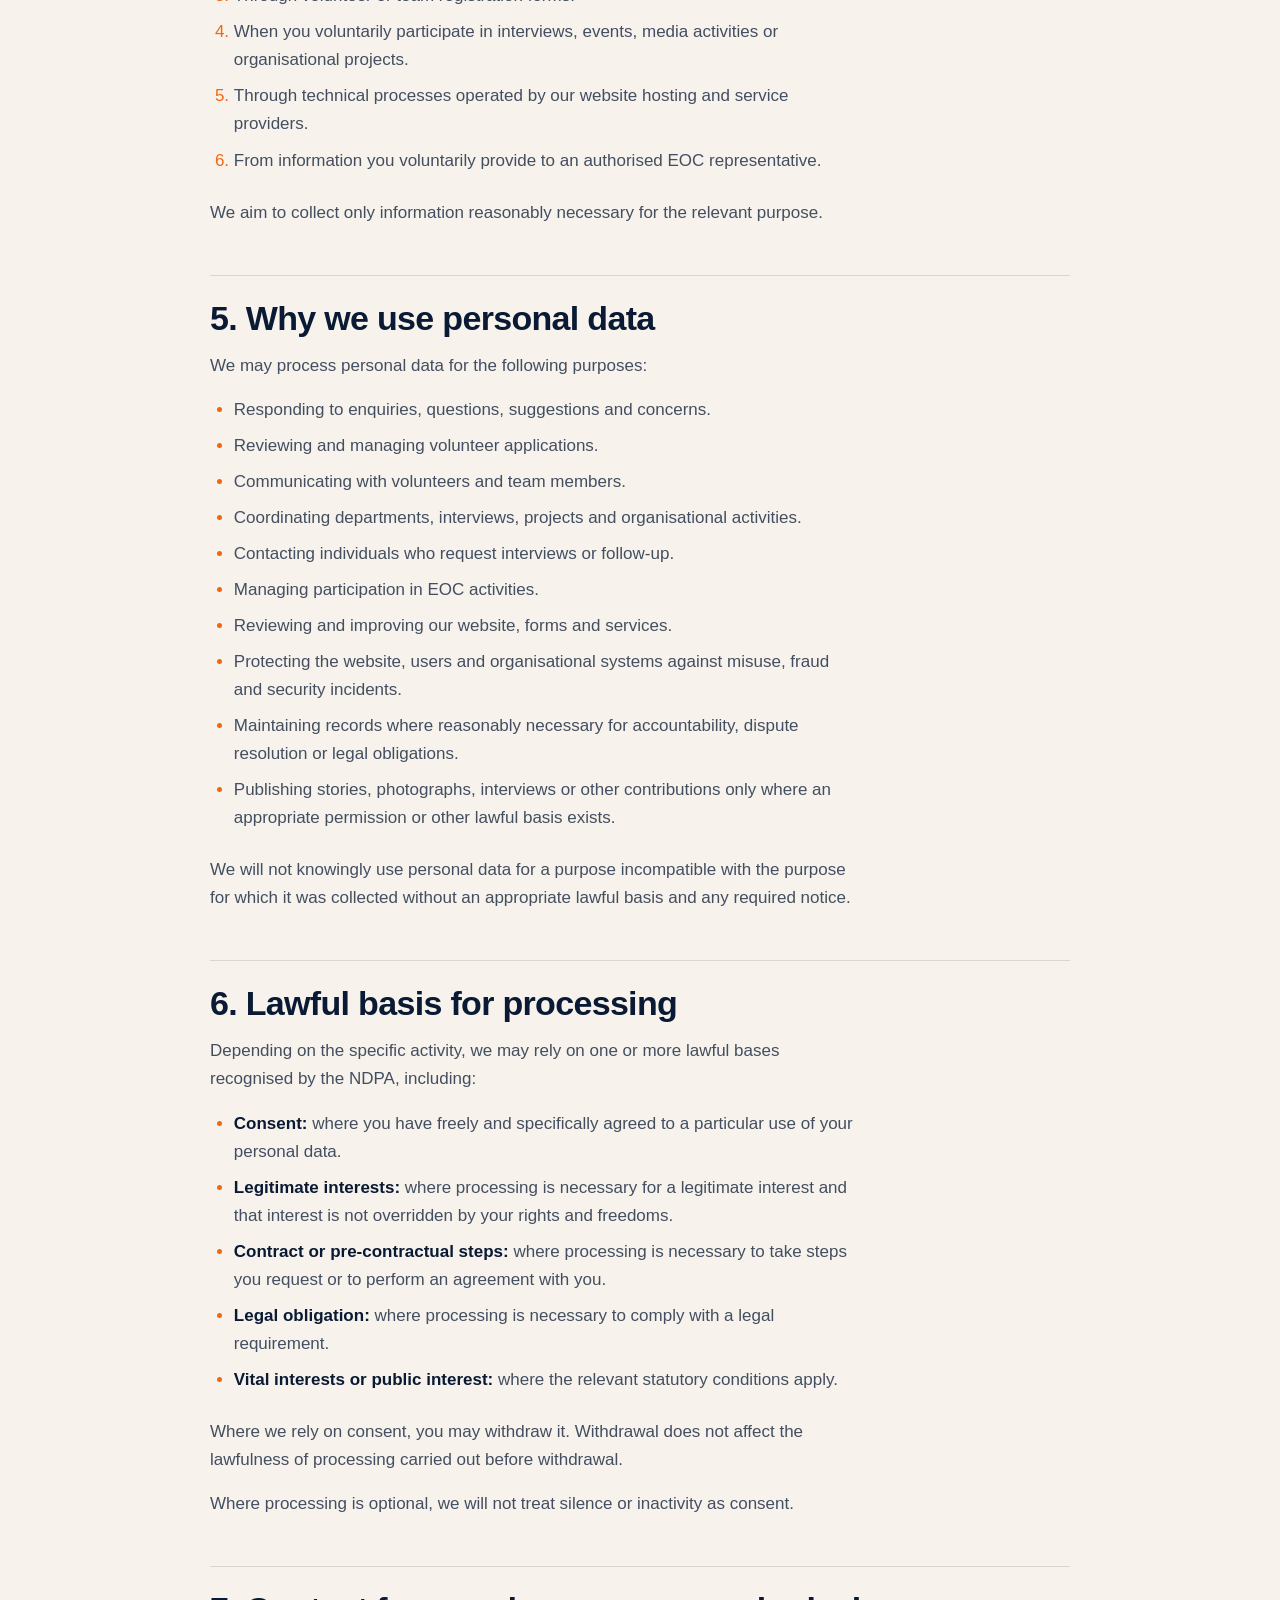
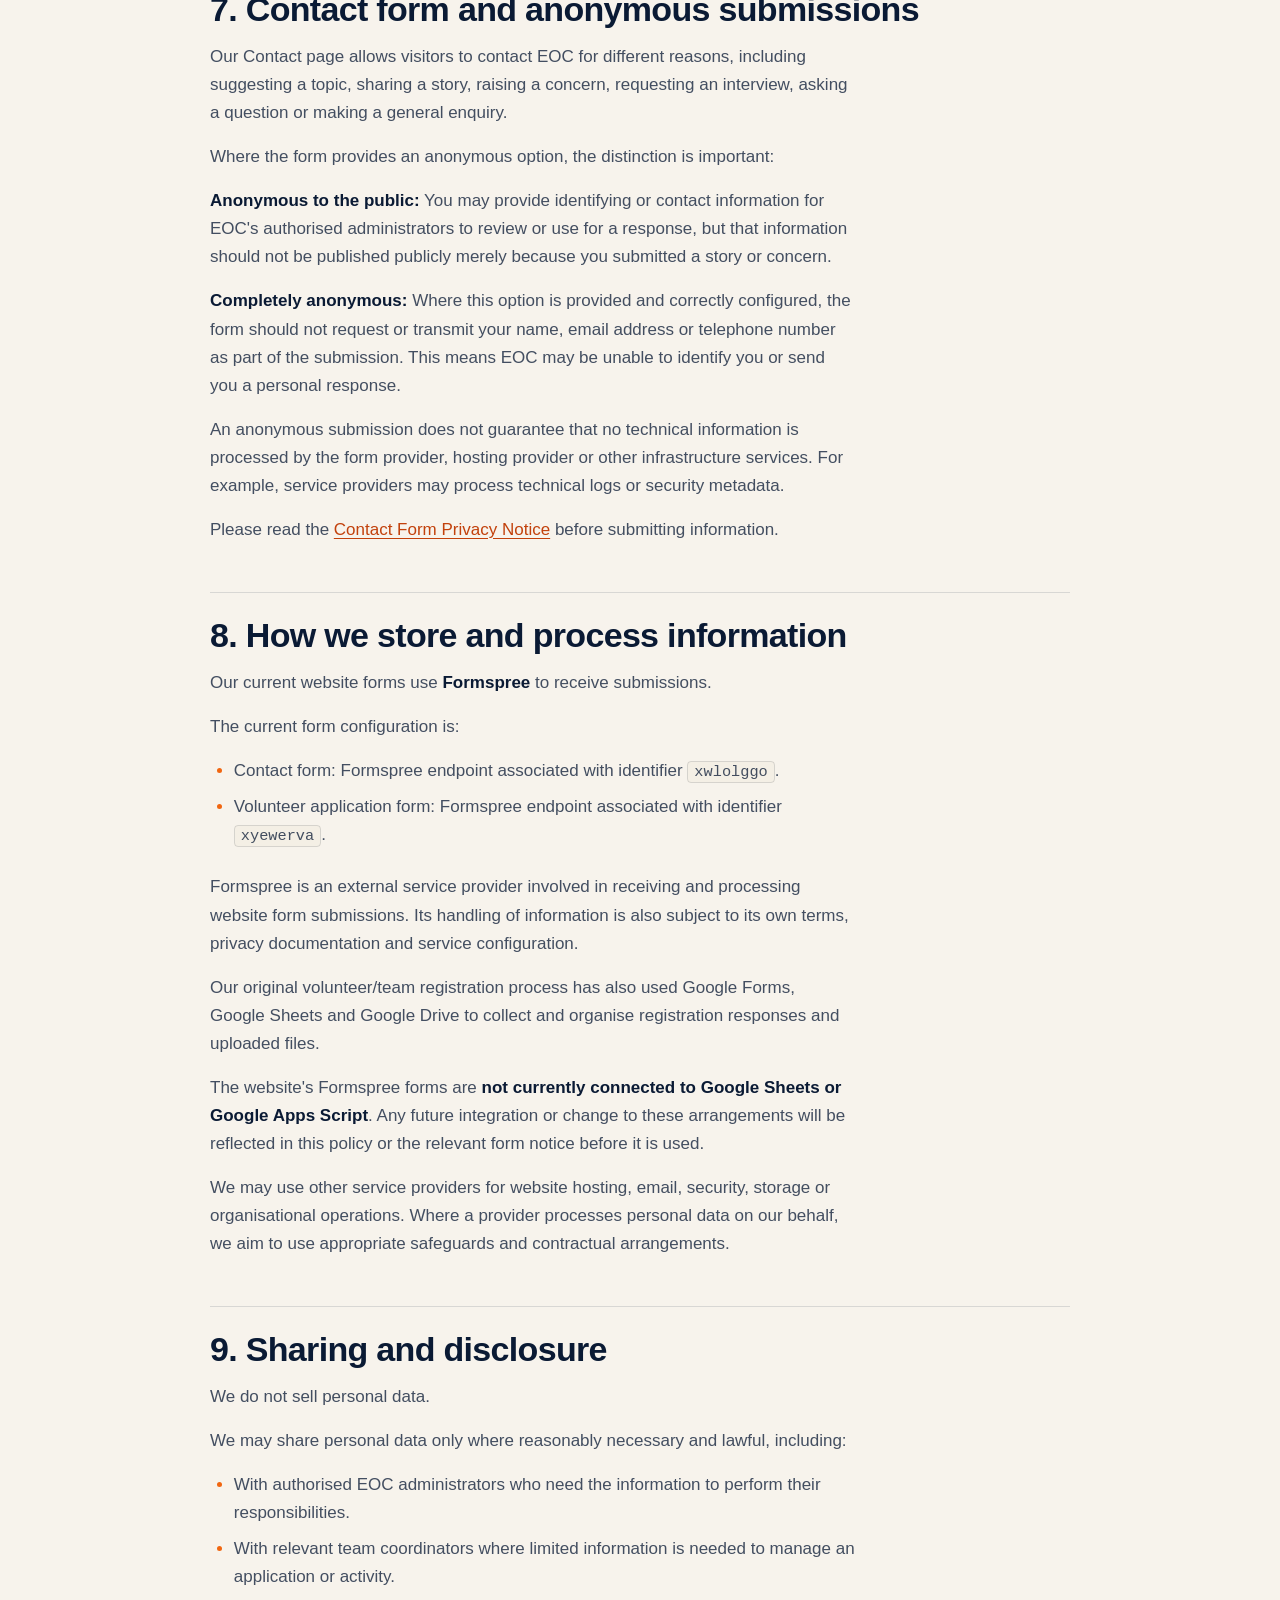
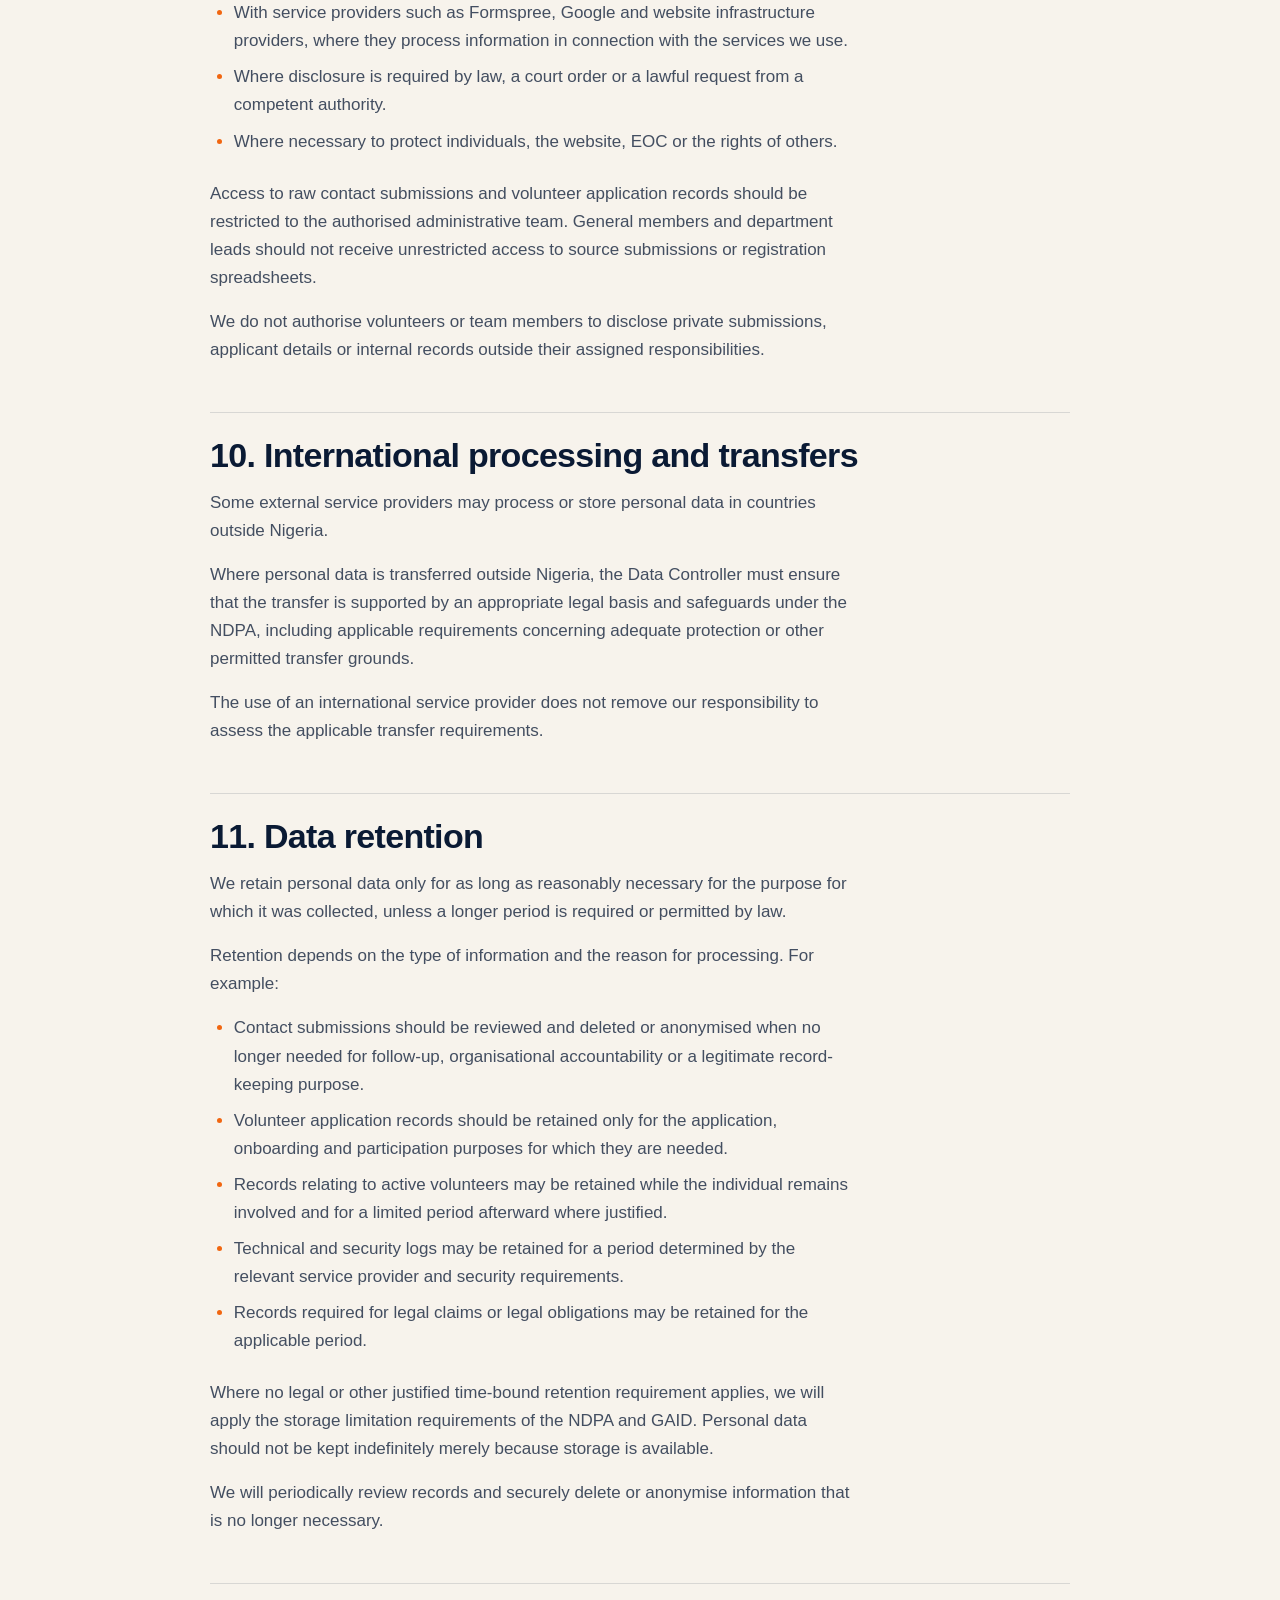
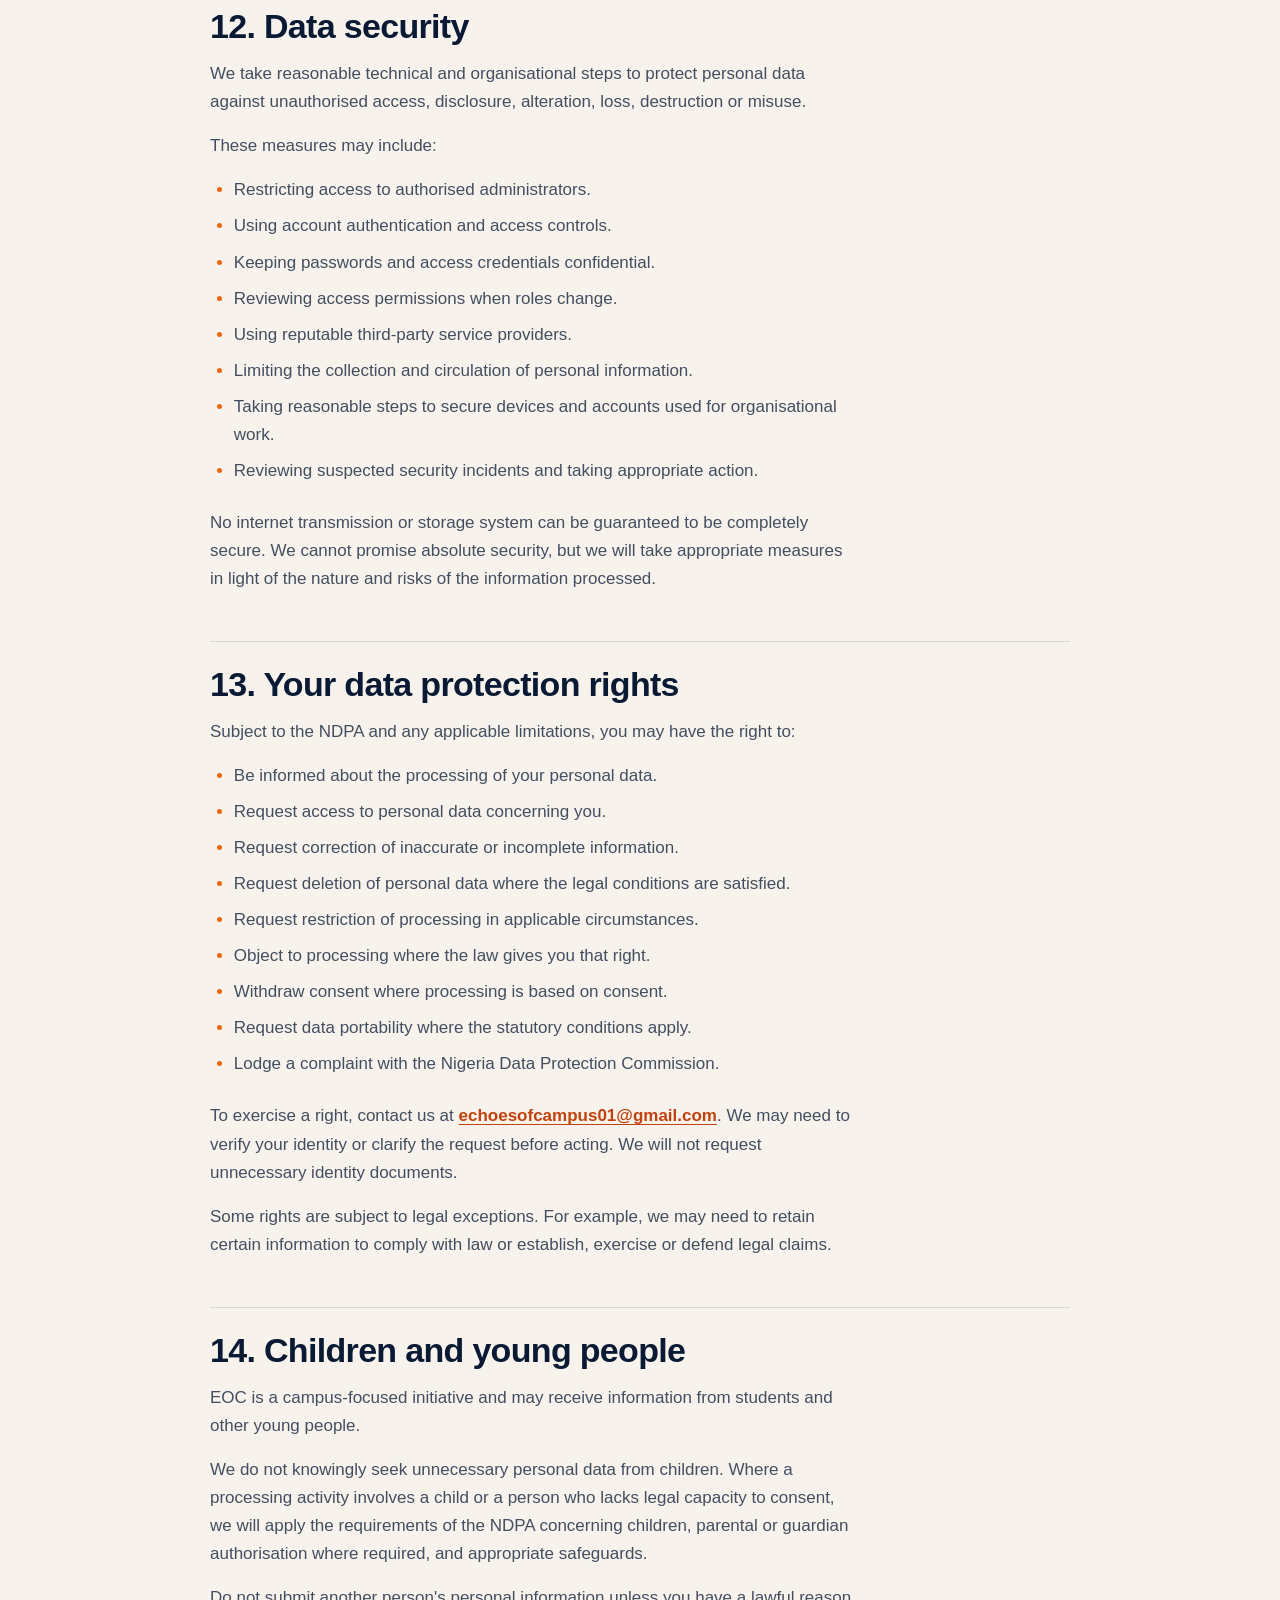
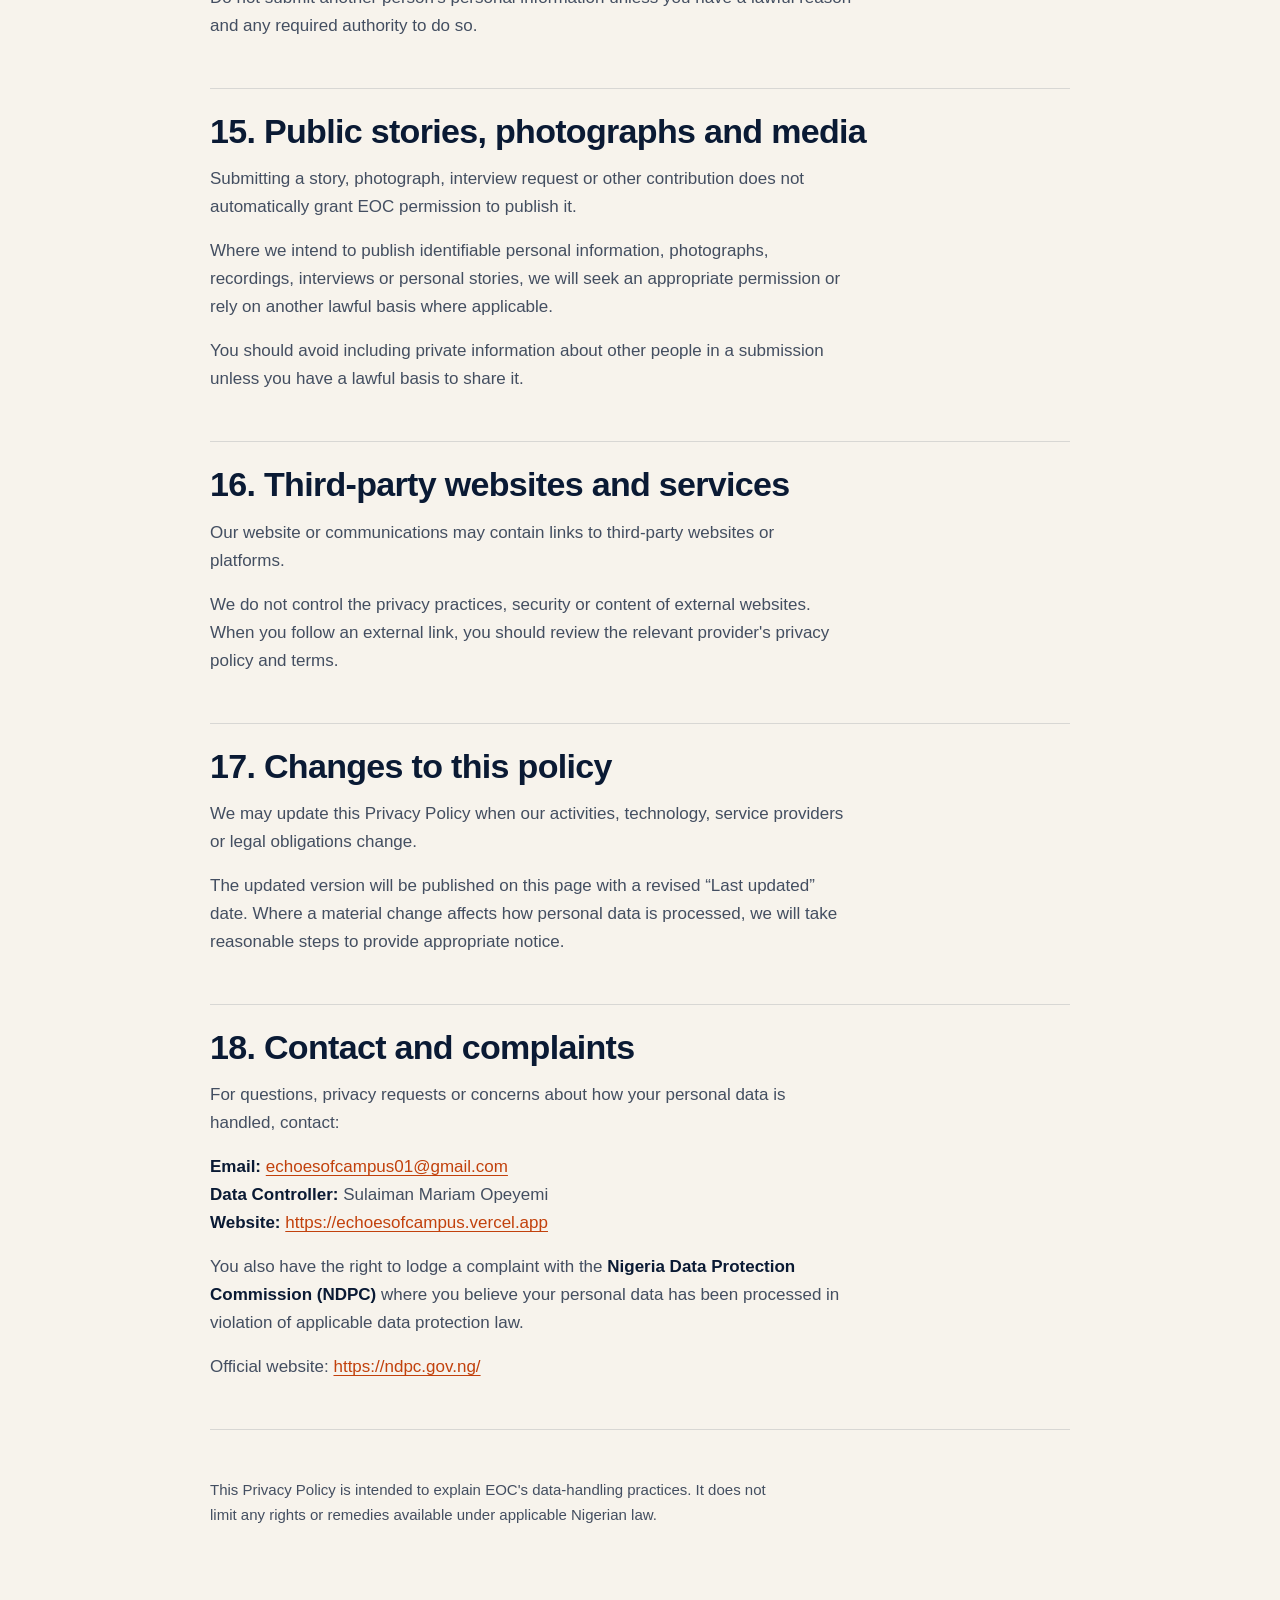
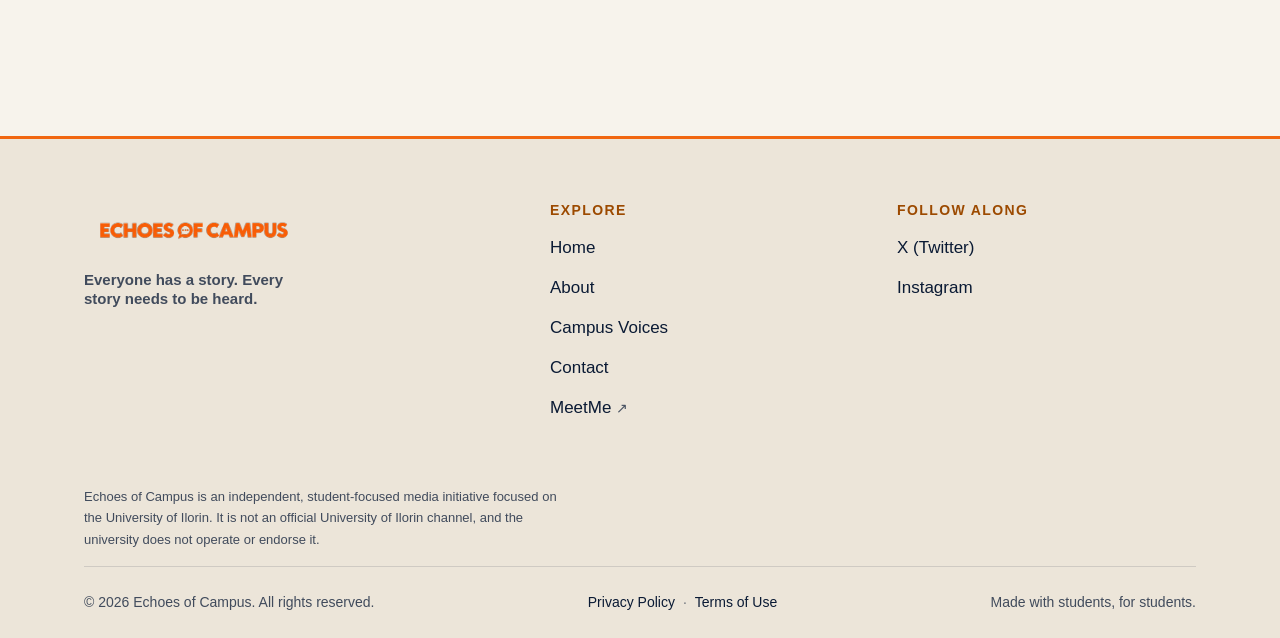
<file: privacy.html>
<!doctype html>
<html lang="en">
<head>
  <meta charset="UTF-8">
  <meta name="viewport" content="width=device-width, initial-scale=1.0">
  <link rel="icon" type="image/svg+xml" href="assets/icons/favicon.svg">
  <link rel="stylesheet" href="css/style.css">
  <title>Privacy Policy — Echoes of Campus</title>
  <meta name="description" content="How Echoes of Campus collects, uses, stores and protects personal data, and the rights available under the Nigeria Data Protection Act 2023.">
  <link rel="canonical" href="https://echoesofcampus.vercel.app/privacy.html">
  <meta property="og:title" content="Privacy Policy — Echoes of Campus">
  <meta property="og:description" content="How Echoes of Campus collects, uses, stores and protects personal data, and the rights available under the Nigeria Data Protection Act 2023.">
  <meta property="og:type" content="website">
  <meta property="og:url" content="https://echoesofcampus.vercel.app/privacy.html">
  <meta property="og:site_name" content="Echoes of Campus">
  <meta property="og:locale" content="en_US">
  <meta property="og:image" content="https://echoesofcampus.vercel.app/assets/images/shared/og-cover.jpg">
  <meta property="og:image:width" content="1200">
  <meta property="og:image:height" content="630">
  <meta property="og:image:alt" content="Echoes of Campus — Everyone has a story. Every story needs to be heard.">
  <meta name="twitter:card" content="summary_large_image">
  <meta name="twitter:title" content="Privacy Policy — Echoes of Campus">
  <meta name="twitter:description" content="How Echoes of Campus collects, uses, stores and protects personal data, and the rights available under the Nigeria Data Protection Act 2023.">
  <meta name="twitter:image" content="https://echoesofcampus.vercel.app/assets/images/shared/og-cover.jpg">
  <meta name="twitter:image:alt" content="Echoes of Campus social preview">
  <meta name="theme-color" content="#0A1A34">
  <script type="application/ld+json">
  {
    "@context": "https://schema.org",
    "@type": "WebPage",
    "name": "Privacy Policy — Echoes of Campus",
    "url": "https://echoesofcampus.vercel.app/privacy.html",
    "description": "How Echoes of Campus collects, uses, stores and protects personal data, and the rights available under the Nigeria Data Protection Act 2023.",
    "isPartOf": { "@id": "https://echoesofcampus.vercel.app/#website" },
    "about": { "@id": "https://echoesofcampus.vercel.app/#organization" },
    "inLanguage": "en"
  }
  </script>
  <script>/* set theme before first paint: saved choice > system > dark */
  (function(){try{var t=localStorage.getItem('eoc-theme');if(!t)t=window.matchMedia('(prefers-color-scheme: light)').matches?'light':'dark';document.documentElement.setAttribute('data-theme',t)}catch(e){document.documentElement.setAttribute('data-theme','dark')}})();</script>
<!-- Google Tag Manager -->
<script async src="https://www.googletagmanager.com/gtm.js?id=GTM-NK4RFB3G"></script>
<script>
  window.dataLayer = window.dataLayer || [];
  function gtag(){dataLayer.push(arguments);}
  gtag('js', new Date());
</script>
<!-- End Google Tag Manager -->
</head>
<body>
<!-- Google Tag Manager (noscript) -->
<noscript><iframe src="https://www.googletagmanager.com/ns.html?id=GTM-NK4RFB3G"
height="0" width="0" style="display:none;visibility:hidden"></iframe></noscript>
<!-- End Google Tag Manager (noscript) -->

<a class="skip-link" href="#main">Skip to content</a>
<header class="site-header">
  <div class="container">
    <a class="logo" href="index.html" aria-label="Echoes of Campus — Home">
      <img src="assets/logo/logo-primary.svg" alt="Echoes of Campus" width="220" height="50">
    </a>
    <nav class="main-nav" aria-label="Main navigation">
      <ul>
        <li><a href="index.html">Home</a></li>
        <li><a href="about.html">About</a></li>
        <li><a href="campus-voices.html">Campus Voices</a></li>
        <li><a href="contact.html">Contact</a></li>
        <li class="nav-cta"><a class="btn btn--primary btn--compact is-external" href="https://meet-me-three-beta.vercel.app/" target="_blank" rel="noopener noreferrer" aria-label="MeetMe (opens in a new tab)">MeetMe</a></li>
      </ul>
    </nav>
    <div class="header-actions">
      <button class="theme-toggle" id="theme-toggle" type="button" aria-label="Switch to light theme" title="Switch theme">
        <svg class="icon-moon" viewBox="0 0 24 24" fill="none" stroke-width="2" stroke-linecap="round" stroke-linejoin="round" aria-hidden="true">
          <path d="M21 12.79A9 9 0 1 1 11.21 3 7 7 0 0 0 21 12.79z"/>
        </svg>
        <svg class="icon-sun" viewBox="0 0 24 24" fill="none" stroke-width="2" stroke-linecap="round" stroke-linejoin="round" aria-hidden="true">
          <circle cx="12" cy="12" r="4"/>
          <path d="M12 2v2M12 20v2M4.93 4.93l1.41 1.41M17.66 17.66l1.41 1.41M2 12h2M20 12h2M6.34 17.66l-1.41 1.41M19.07 4.93l-1.41 1.41"/>
        </svg>
      </button>
      <button class="nav-toggle" id="nav-toggle" type="button" aria-expanded="false" aria-controls="mobile-menu" aria-label="Open menu">
        <svg viewBox="0 0 24 24" fill="none" stroke-width="2" stroke-linecap="round" aria-hidden="true">
          <path d="M4 7h16M4 12h16M4 17h16"/>
        </svg>
      </button>
    </div>
  </div>
  <nav class="mobile-menu" id="mobile-menu" aria-label="Mobile navigation" hidden>
    <ul>
      <li><a href="index.html">Home</a></li>
      <li><a href="about.html">About</a></li>
      <li><a href="campus-voices.html">Campus Voices</a></li>
      <li><a href="contact.html">Contact</a></li>
    </ul>
    <a class="btn btn--primary is-external" href="https://meet-me-three-beta.vercel.app/" target="_blank" rel="noopener noreferrer" aria-label="MeetMe (opens in a new tab)">MeetMe</a>
  </nav>
</header>

<main id="main">
  <section class="page-hero container" style="padding-top:var(--sp-16)">
    <p class="eyebrow">Legal</p>
    <h1>Privacy Policy</h1>
  </section>

  <section class="section" style="padding-top:0">
    <div class="container">
      <article class="legal">
        <div class="legal-meta">
          <p class="legal-meta__brand"><strong>Echoes of Campus</strong></p>
          <dl>
            <div><dt>Effective date</dt><dd>26 November 2026</dd></div>
            <div><dt>Last updated</dt><dd>26 November 2026</dd></div>
            <div><dt>Website</dt><dd><a href="https://echoesofcampus.vercel.app">https://echoesofcampus.vercel.app</a></dd></div>
            <div><dt>Privacy contact</dt><dd><a href="mailto:echoesofcampus01@gmail.com">echoesofcampus01@gmail.com</a></dd></div>
            <div><dt>Data Controller</dt><dd>Sulaiman Mariam Opeyemi</dd></div>
            <div><dt>Jurisdiction</dt><dd>Federal Republic of Nigeria</dd></div>
          </dl>
        </div>

        <h2 id="introduction">1. Introduction</h2>
        <p>Echoes of Campus (“EOC”, “we”, “our” or “us”) respects the privacy of individuals who visit our website, apply to volunteer, contact us, share stories, participate in interviews, or otherwise interact with our initiative.</p>
        <p>This Privacy Policy explains how we collect, use, store, disclose and protect personal data in connection with our website and activities.</p>
        <p>We aim to handle personal data fairly, lawfully, transparently and securely, in accordance with the Nigeria Data Protection Act 2023 (NDPA), the Nigeria Data Protection Commission's applicable General Application and Implementation Directive 2025 (GAID), and other applicable Nigerian laws.</p>
        <p>This policy should be read together with the specific privacy notices displayed on our <a href="contact-privacy.html">Contact</a> and <a href="volunteer-privacy.html">Volunteer Application</a> forms.</p>

        <h2 id="controller">2. Who controls your personal data?</h2>
        <p>For the processing activities described in this policy, the identified Data Controller is:</p>
        <p><strong>Name:</strong> Sulaiman Mariam Opeyemi<br>
        <strong>Initiative:</strong> Echoes of Campus<br>
        <strong>Email:</strong> <a href="mailto:echoesofcampus01@gmail.com">echoesofcampus01@gmail.com</a><br>
        <strong>Website:</strong> <a href="https://echoesofcampus.vercel.app">https://echoesofcampus.vercel.app</a></p>
        <p>The Data Controller is responsible for determining why and how personal data is processed, subject to applicable law.</p>
        <p>Echoes of Campus is presented here as a student initiative. This policy does not represent that EOC is an incorporated company, registered association or other formally incorporated legal entity.</p>

        <h2 id="data-we-collect">3. Personal data we may collect</h2>
        <p>Depending on how you interact with us, we may collect the following categories of information:</p>

        <h3>A. Contact and communication information</h3>
        <ul>
          <li>Name or preferred name.</li>
          <li>Email address.</li>
          <li>Telephone number, where voluntarily provided.</li>
          <li>The content of messages, enquiries, suggestions, concerns or stories you submit.</li>
          <li>Your selected reason for contacting us.</li>
        </ul>

        <h3>B. Volunteer application information</h3>
        <ul>
          <li>Identity and contact details requested by the application form.</li>
          <li>Information about your interests, skills, experience and availability.</li>
          <li>Department or role preferences.</li>
          <li>Answers to application questions.</li>
          <li>Photographs or other files you voluntarily upload, where requested by the form.</li>
        </ul>

        <h3>C. Participation and organisational information</h3>
        <p>Where relevant to your involvement with EOC, we may process:</p>
        <ul>
          <li>Volunteer or member identification references.</li>
          <li>Department and assigned responsibilities.</li>
          <li>Participation, attendance or project-related records.</li>
          <li>Communications concerning organisational activities.</li>
          <li>Contributions to interviews, campus stories, media productions or projects.</li>
        </ul>

        <h3>D. Technical information</h3>
        <p>When you visit the website, technical information may be processed by the website's hosting or infrastructure providers. Depending on the services and configuration in use, this may include:</p>
        <ul>
          <li>IP address.</li>
          <li>Browser and device information.</li>
          <li>Pages requested.</li>
          <li>Date and time of requests.</li>
          <li>Security and diagnostic logs.</li>
        </ul>
        <p>We do not intentionally request sensitive personal data through ordinary website forms. Please do not submit health information, financial account information, passwords, government identification numbers or other sensitive information unless we have specifically requested it through an appropriate and secure process.</p>

        <h2 id="how-we-collect">4. How we collect personal data</h2>
        <p>We may collect personal data:</p>
        <ol>
          <li>Directly from you when you complete a website form.</li>
          <li>When you contact us by email or another communication channel.</li>
          <li>Through volunteer or team registration forms.</li>
          <li>When you voluntarily participate in interviews, events, media activities or organisational projects.</li>
          <li>Through technical processes operated by our website hosting and service providers.</li>
          <li>From information you voluntarily provide to an authorised EOC representative.</li>
        </ol>
        <p>We aim to collect only information reasonably necessary for the relevant purpose.</p>

        <h2 id="why-we-use">5. Why we use personal data</h2>
        <p>We may process personal data for the following purposes:</p>
        <ul>
          <li>Responding to enquiries, questions, suggestions and concerns.</li>
          <li>Reviewing and managing volunteer applications.</li>
          <li>Communicating with volunteers and team members.</li>
          <li>Coordinating departments, interviews, projects and organisational activities.</li>
          <li>Contacting individuals who request interviews or follow-up.</li>
          <li>Managing participation in EOC activities.</li>
          <li>Reviewing and improving our website, forms and services.</li>
          <li>Protecting the website, users and organisational systems against misuse, fraud and security incidents.</li>
          <li>Maintaining records where reasonably necessary for accountability, dispute resolution or legal obligations.</li>
          <li>Publishing stories, photographs, interviews or other contributions only where an appropriate permission or other lawful basis exists.</li>
        </ul>
        <p>We will not knowingly use personal data for a purpose incompatible with the purpose for which it was collected without an appropriate lawful basis and any required notice.</p>

        <h2 id="lawful-basis">6. Lawful basis for processing</h2>
        <p>Depending on the specific activity, we may rely on one or more lawful bases recognised by the NDPA, including:</p>
        <ul>
          <li><strong>Consent:</strong> where you have freely and specifically agreed to a particular use of your personal data.</li>
          <li><strong>Legitimate interests:</strong> where processing is necessary for a legitimate interest and that interest is not overridden by your rights and freedoms.</li>
          <li><strong>Contract or pre-contractual steps:</strong> where processing is necessary to take steps you request or to perform an agreement with you.</li>
          <li><strong>Legal obligation:</strong> where processing is necessary to comply with a legal requirement.</li>
          <li><strong>Vital interests or public interest:</strong> where the relevant statutory conditions apply.</li>
        </ul>
        <p>Where we rely on consent, you may withdraw it. Withdrawal does not affect the lawfulness of processing carried out before withdrawal.</p>
        <p>Where processing is optional, we will not treat silence or inactivity as consent.</p>

        <h2 id="contact-form">7. Contact form and anonymous submissions</h2>
        <p>Our Contact page allows visitors to contact EOC for different reasons, including suggesting a topic, sharing a story, raising a concern, requesting an interview, asking a question or making a general enquiry.</p>
        <p>Where the form provides an anonymous option, the distinction is important:</p>
        <p><strong>Anonymous to the public:</strong> You may provide identifying or contact information for EOC's authorised administrators to review or use for a response, but that information should not be published publicly merely because you submitted a story or concern.</p>
        <p><strong>Completely anonymous:</strong> Where this option is provided and correctly configured, the form should not request or transmit your name, email address or telephone number as part of the submission. This means EOC may be unable to identify you or send you a personal response.</p>
        <p>An anonymous submission does not guarantee that no technical information is processed by the form provider, hosting provider or other infrastructure services. For example, service providers may process technical logs or security metadata.</p>
        <p>Please read the <a href="contact-privacy.html">Contact Form Privacy Notice</a> before submitting information.</p>

        <h2 id="storage">8. How we store and process information</h2>
        <p>Our current website forms use <strong>Formspree</strong> to receive submissions.</p>
        <p>The current form configuration is:</p>
        <ul>
          <li>Contact form: Formspree endpoint associated with identifier <code>xwlolggo</code>.</li>
          <li>Volunteer application form: Formspree endpoint associated with identifier <code>xyewerva</code>.</li>
        </ul>
        <p>Formspree is an external service provider involved in receiving and processing website form submissions. Its handling of information is also subject to its own terms, privacy documentation and service configuration.</p>
        <p>Our original volunteer/team registration process has also used Google Forms, Google Sheets and Google Drive to collect and organise registration responses and uploaded files.</p>
        <p>The website's Formspree forms are <strong>not currently connected to Google Sheets or Google Apps Script</strong>. Any future integration or change to these arrangements will be reflected in this policy or the relevant form notice before it is used.</p>
        <p>We may use other service providers for website hosting, email, security, storage or organisational operations. Where a provider processes personal data on our behalf, we aim to use appropriate safeguards and contractual arrangements.</p>

        <h2 id="sharing">9. Sharing and disclosure</h2>
        <p>We do not sell personal data.</p>
        <p>We may share personal data only where reasonably necessary and lawful, including:</p>
        <ul>
          <li>With authorised EOC administrators who need the information to perform their responsibilities.</li>
          <li>With relevant team coordinators where limited information is needed to manage an application or activity.</li>
          <li>With service providers such as Formspree, Google and website infrastructure providers, where they process information in connection with the services we use.</li>
          <li>Where disclosure is required by law, a court order or a lawful request from a competent authority.</li>
          <li>Where necessary to protect individuals, the website, EOC or the rights of others.</li>
        </ul>
        <p>Access to raw contact submissions and volunteer application records should be restricted to the authorised administrative team. General members and department leads should not receive unrestricted access to source submissions or registration spreadsheets.</p>
        <p>We do not authorise volunteers or team members to disclose private submissions, applicant details or internal records outside their assigned responsibilities.</p>

        <h2 id="international-transfers">10. International processing and transfers</h2>
        <p>Some external service providers may process or store personal data in countries outside Nigeria.</p>
        <p>Where personal data is transferred outside Nigeria, the Data Controller must ensure that the transfer is supported by an appropriate legal basis and safeguards under the NDPA, including applicable requirements concerning adequate protection or other permitted transfer grounds.</p>
        <p>The use of an international service provider does not remove our responsibility to assess the applicable transfer requirements.</p>

        <h2 id="retention">11. Data retention</h2>
        <p>We retain personal data only for as long as reasonably necessary for the purpose for which it was collected, unless a longer period is required or permitted by law.</p>
        <p>Retention depends on the type of information and the reason for processing. For example:</p>
        <ul>
          <li>Contact submissions should be reviewed and deleted or anonymised when no longer needed for follow-up, organisational accountability or a legitimate record-keeping purpose.</li>
          <li>Volunteer application records should be retained only for the application, onboarding and participation purposes for which they are needed.</li>
          <li>Records relating to active volunteers may be retained while the individual remains involved and for a limited period afterward where justified.</li>
          <li>Technical and security logs may be retained for a period determined by the relevant service provider and security requirements.</li>
          <li>Records required for legal claims or legal obligations may be retained for the applicable period.</li>
        </ul>
        <p>Where no legal or other justified time-bound retention requirement applies, we will apply the storage limitation requirements of the NDPA and GAID. Personal data should not be kept indefinitely merely because storage is available.</p>
        <p>We will periodically review records and securely delete or anonymise information that is no longer necessary.</p>

        <h2 id="security">12. Data security</h2>
        <p>We take reasonable technical and organisational steps to protect personal data against unauthorised access, disclosure, alteration, loss, destruction or misuse.</p>
        <p>These measures may include:</p>
        <ul>
          <li>Restricting access to authorised administrators.</li>
          <li>Using account authentication and access controls.</li>
          <li>Keeping passwords and access credentials confidential.</li>
          <li>Reviewing access permissions when roles change.</li>
          <li>Using reputable third-party service providers.</li>
          <li>Limiting the collection and circulation of personal information.</li>
          <li>Taking reasonable steps to secure devices and accounts used for organisational work.</li>
          <li>Reviewing suspected security incidents and taking appropriate action.</li>
        </ul>
        <p>No internet transmission or storage system can be guaranteed to be completely secure. We cannot promise absolute security, but we will take appropriate measures in light of the nature and risks of the information processed.</p>

        <h2 id="rights">13. Your data protection rights</h2>
        <p>Subject to the NDPA and any applicable limitations, you may have the right to:</p>
        <ul>
          <li>Be informed about the processing of your personal data.</li>
          <li>Request access to personal data concerning you.</li>
          <li>Request correction of inaccurate or incomplete information.</li>
          <li>Request deletion of personal data where the legal conditions are satisfied.</li>
          <li>Request restriction of processing in applicable circumstances.</li>
          <li>Object to processing where the law gives you that right.</li>
          <li>Withdraw consent where processing is based on consent.</li>
          <li>Request data portability where the statutory conditions apply.</li>
          <li>Lodge a complaint with the Nigeria Data Protection Commission.</li>
        </ul>
        <p>To exercise a right, contact us at <strong><a href="mailto:echoesofcampus01@gmail.com">echoesofcampus01@gmail.com</a></strong>. We may need to verify your identity or clarify the request before acting. We will not request unnecessary identity documents.</p>
        <p>Some rights are subject to legal exceptions. For example, we may need to retain certain information to comply with law or establish, exercise or defend legal claims.</p>

        <h2 id="children">14. Children and young people</h2>
        <p>EOC is a campus-focused initiative and may receive information from students and other young people.</p>
        <p>We do not knowingly seek unnecessary personal data from children. Where a processing activity involves a child or a person who lacks legal capacity to consent, we will apply the requirements of the NDPA concerning children, parental or guardian authorisation where required, and appropriate safeguards.</p>
        <p>Do not submit another person's personal information unless you have a lawful reason and any required authority to do so.</p>

        <h2 id="public-stories">15. Public stories, photographs and media</h2>
        <p>Submitting a story, photograph, interview request or other contribution does not automatically grant EOC permission to publish it.</p>
        <p>Where we intend to publish identifiable personal information, photographs, recordings, interviews or personal stories, we will seek an appropriate permission or rely on another lawful basis where applicable.</p>
        <p>You should avoid including private information about other people in a submission unless you have a lawful basis to share it.</p>

        <h2 id="third-party">16. Third-party websites and services</h2>
        <p>Our website or communications may contain links to third-party websites or platforms.</p>
        <p>We do not control the privacy practices, security or content of external websites. When you follow an external link, you should review the relevant provider's privacy policy and terms.</p>

        <h2 id="changes">17. Changes to this policy</h2>
        <p>We may update this Privacy Policy when our activities, technology, service providers or legal obligations change.</p>
        <p>The updated version will be published on this page with a revised “Last updated” date. Where a material change affects how personal data is processed, we will take reasonable steps to provide appropriate notice.</p>

        <h2 id="contact-complaints">18. Contact and complaints</h2>
        <p>For questions, privacy requests or concerns about how your personal data is handled, contact:</p>
        <p><strong>Email:</strong> <a href="mailto:echoesofcampus01@gmail.com">echoesofcampus01@gmail.com</a><br>
        <strong>Data Controller:</strong> Sulaiman Mariam Opeyemi<br>
        <strong>Website:</strong> <a href="https://echoesofcampus.vercel.app">https://echoesofcampus.vercel.app</a></p>
        <p>You also have the right to lodge a complaint with the <strong>Nigeria Data Protection Commission (NDPC)</strong> where you believe your personal data has been processed in violation of applicable data protection law.</p>
        <p>Official website: <a href="https://ndpc.gov.ng/">https://ndpc.gov.ng/</a></p>

        <hr>
        <p class="legal-note">This Privacy Policy is intended to explain EOC's data-handling practices. It does not limit any rights or remedies available under applicable Nigerian law.</p>
      </article>
    </div>
  </section>
</main>

<footer class="site-footer">
  <div class="container">
    <div class="footer-top">
      <div class="footer-brand">
        <img src="assets/logo/logo-primary.svg" alt="Echoes of Campus" width="220" height="50">
        <p class="footer-message">Everyone has a story. Every story needs to be heard.</p>
      </div>
      <nav aria-label="Footer navigation">
        <h2>Explore</h2>
        <ul>
          <li><a href="index.html">Home</a></li>
          <li><a href="about.html">About</a></li>
          <li><a href="campus-voices.html">Campus Voices</a></li>
          <li><a href="contact.html">Contact</a></li>
          <li><a class="is-external" href="https://meet-me-three-beta.vercel.app/" target="_blank" rel="noopener noreferrer" aria-label="MeetMe (opens in a new tab)">MeetMe</a></li>
        </ul>
      </nav>
      <div>
        <h2>Follow along</h2>
        <ul id="footer-social"></ul>
      </div>
    </div>
    <p class="footer-note">Echoes of Campus is an independent, student-focused media initiative focused on the University of Ilorin. It is not an official University of Ilorin channel, and the university does not operate or endorse it.</p>
    <div class="footer-bottom">
      <span>&copy; <span class="js-year">2026</span> Echoes of Campus. All rights reserved.</span>
      <span class="footer-legal">
        <a href="privacy.html">Privacy Policy</a>
        <span aria-hidden="true">&middot;</span>
        <a href="terms.html">Terms of Use</a>
      </span>
      <span>Made with students, for students.</span>
    </div>
  </div>
</footer>
<script src="js/main.js"></script>
</body>
</html>
</file>
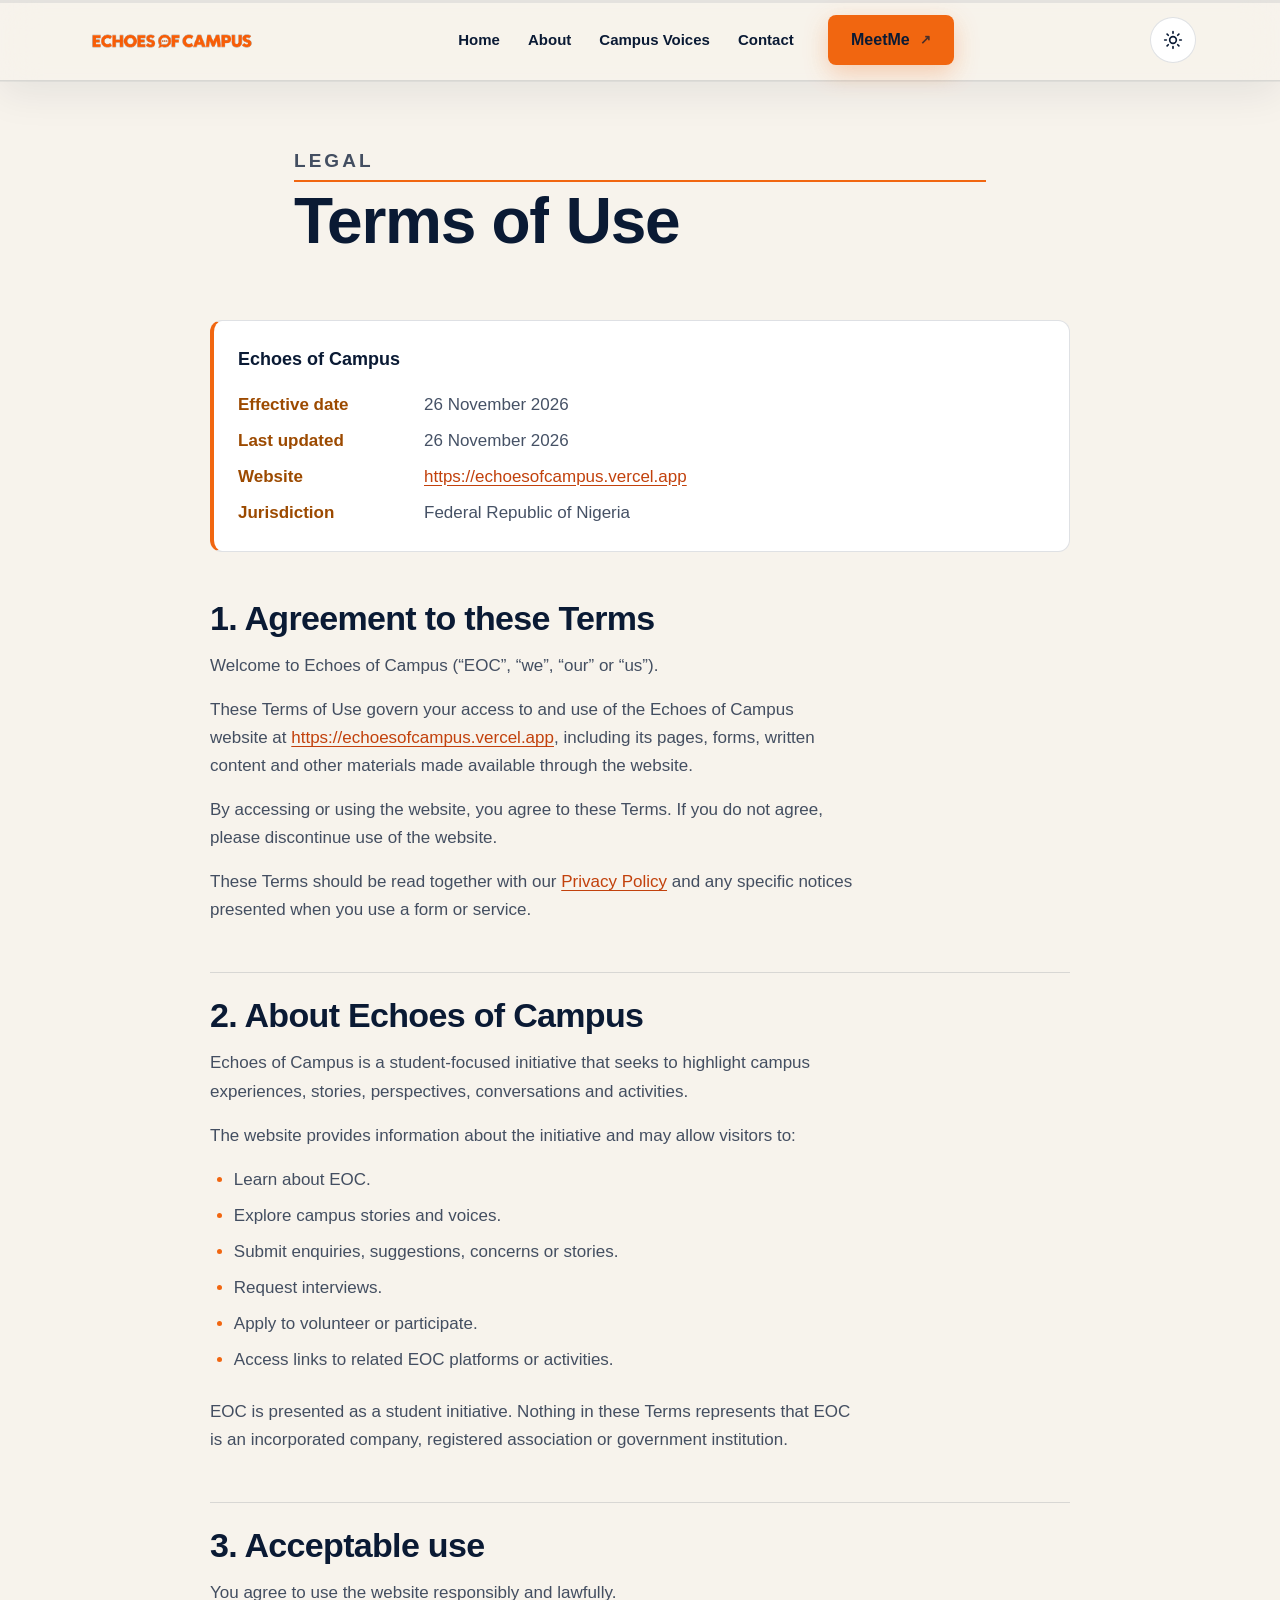
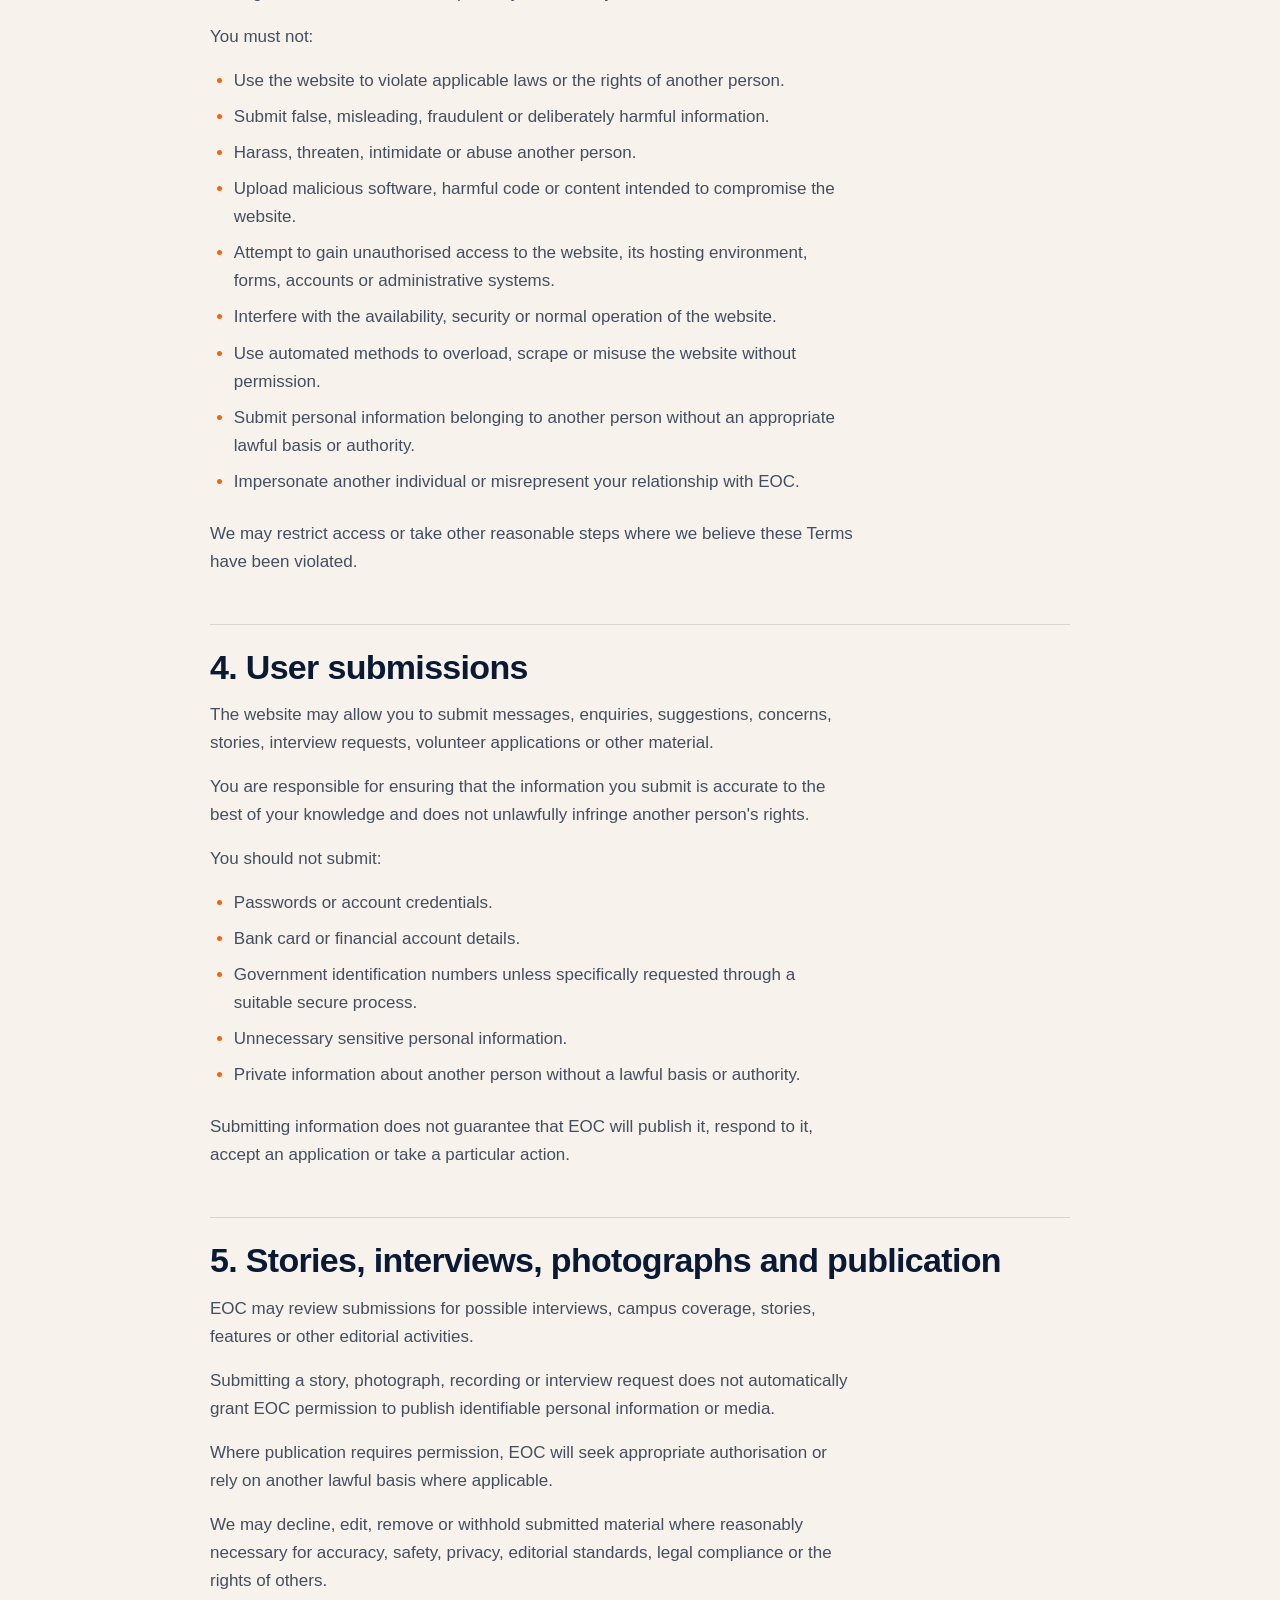
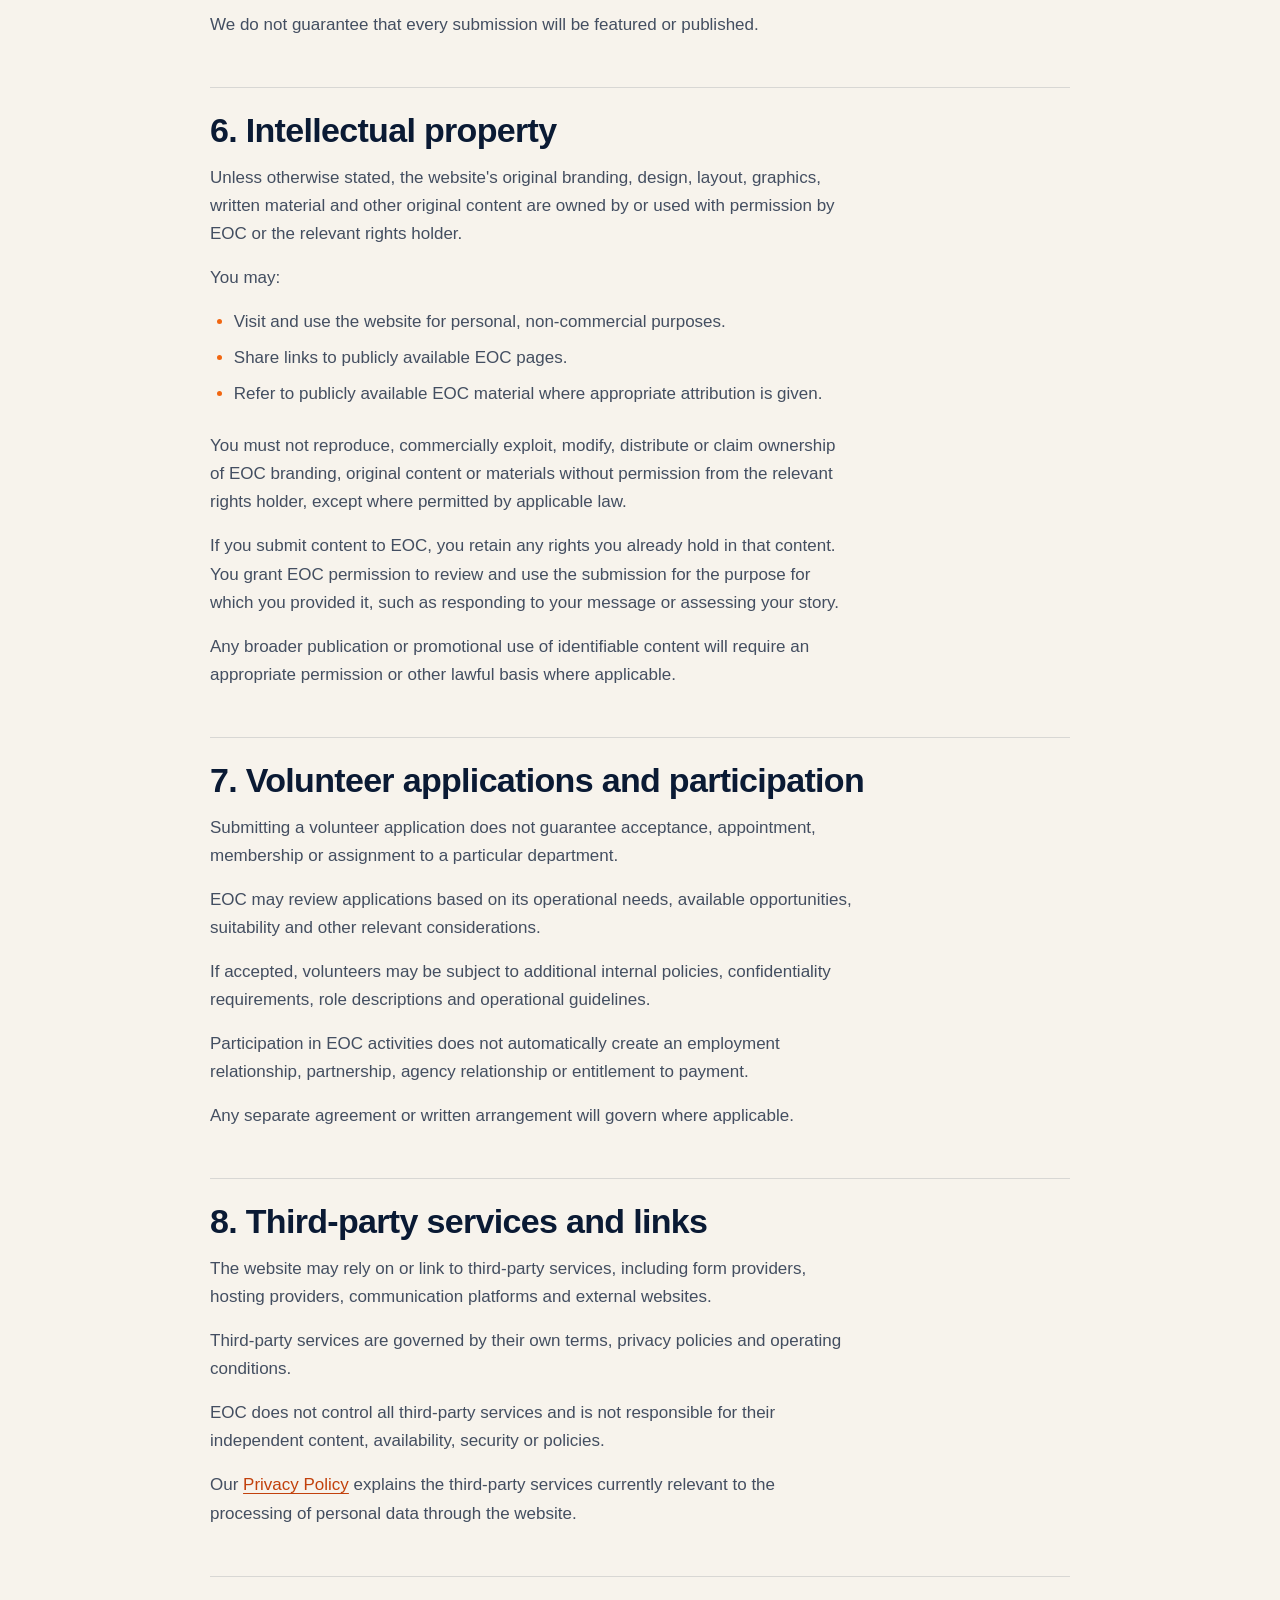
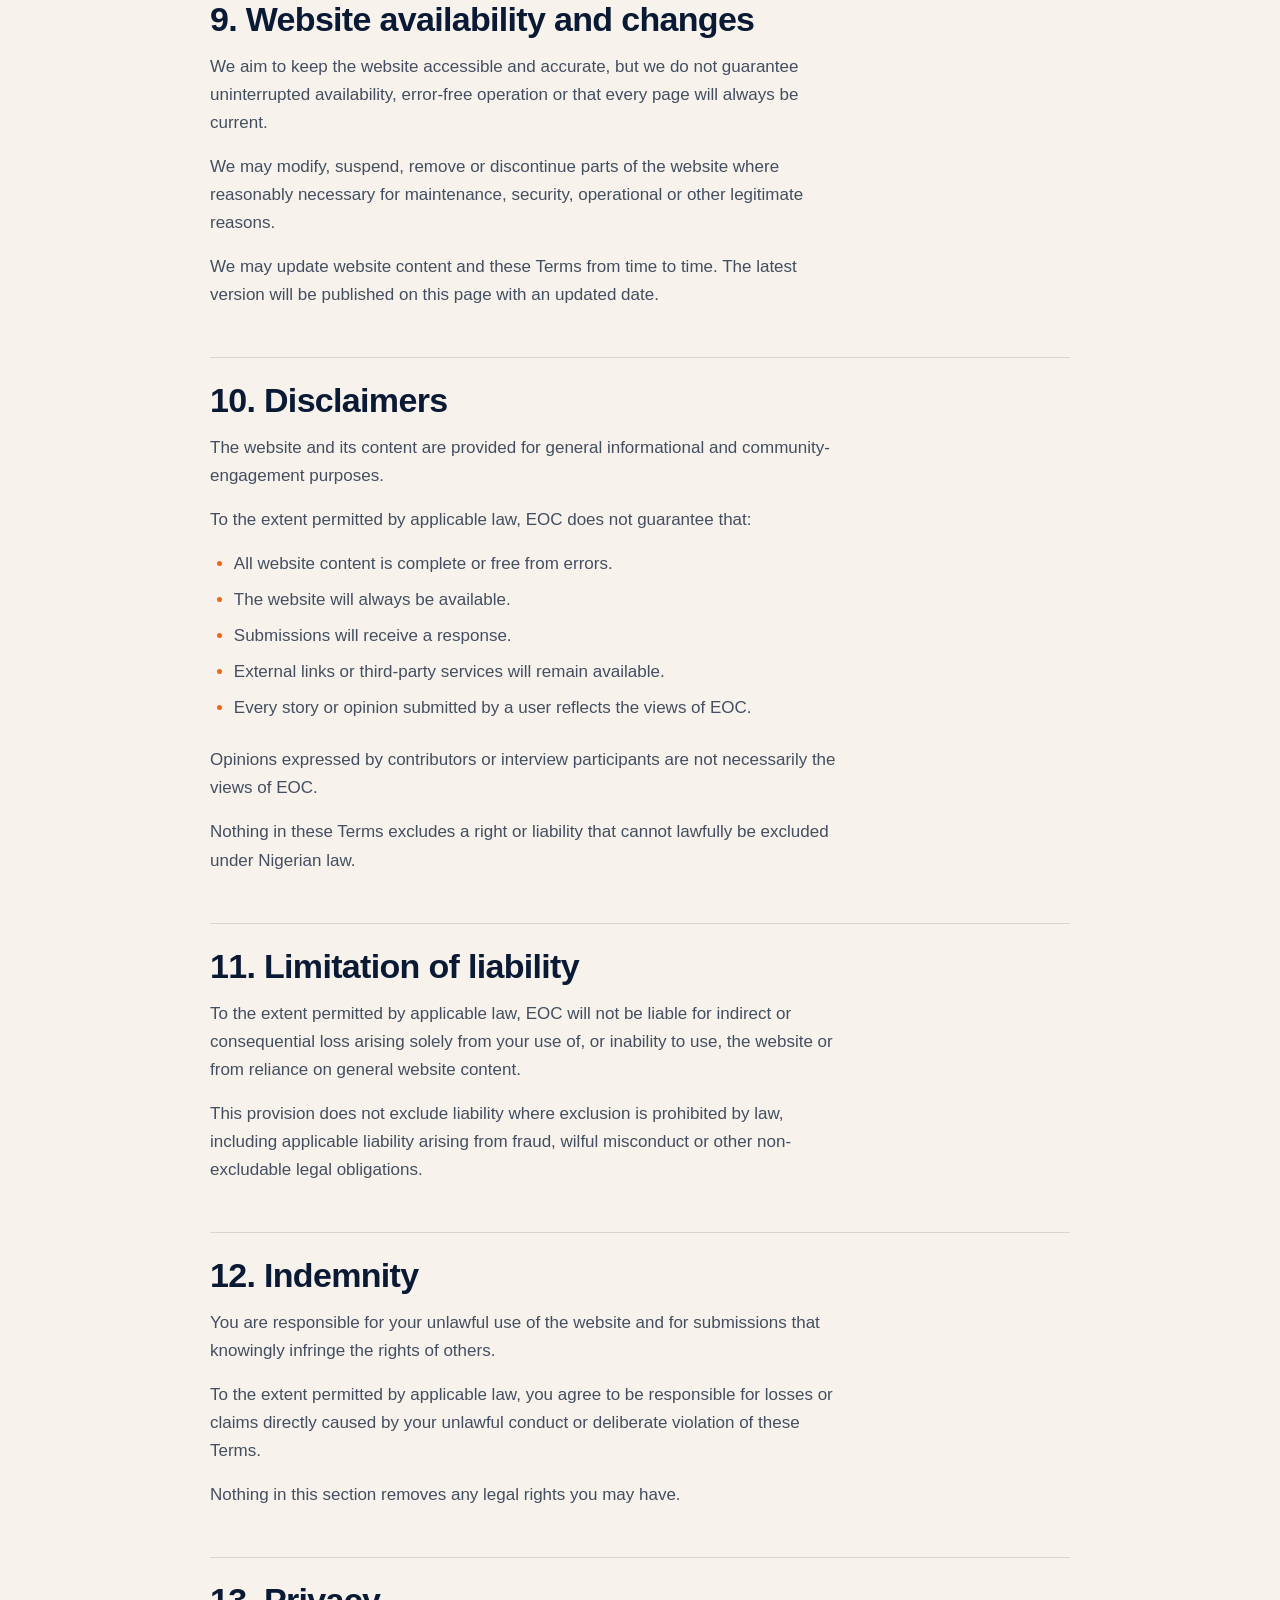
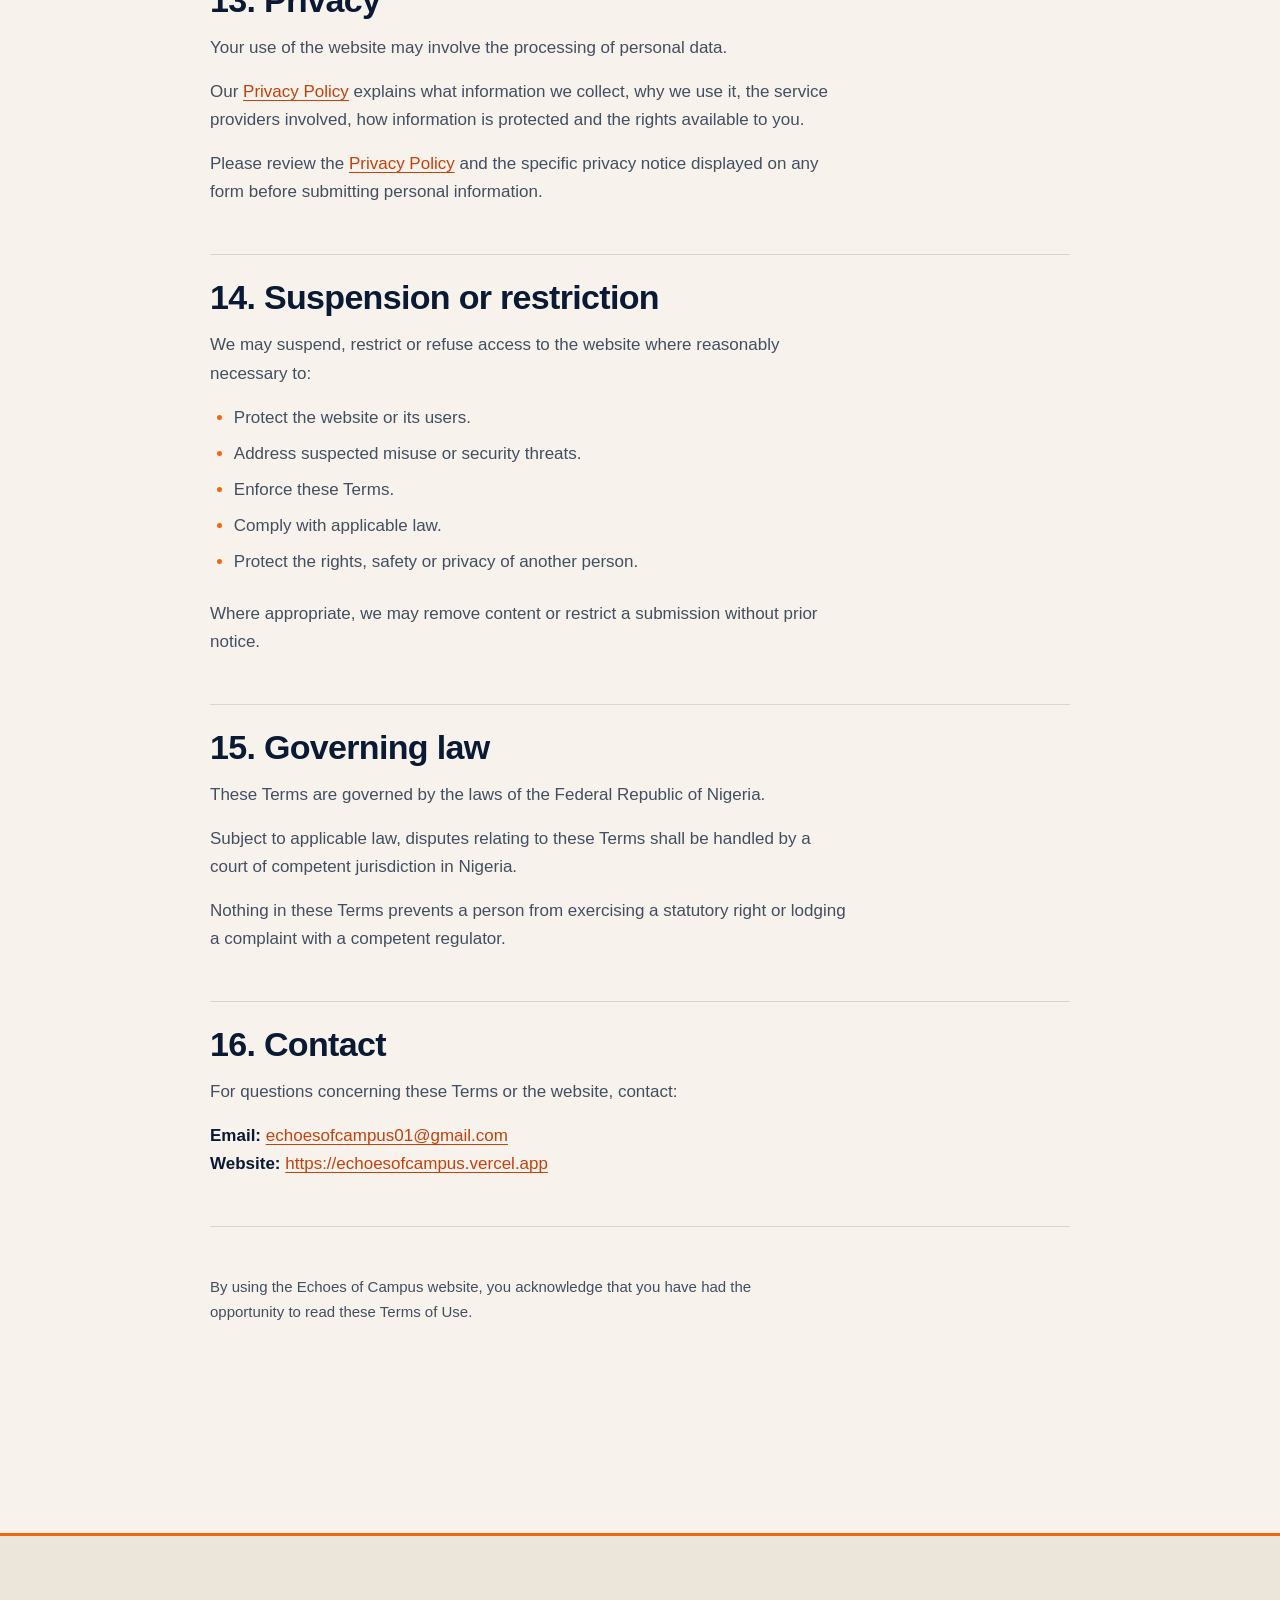
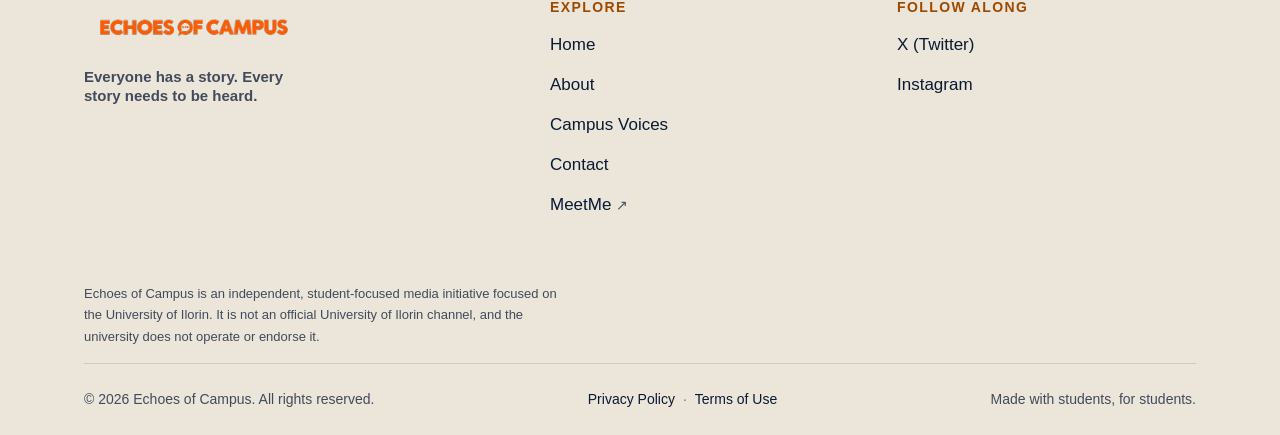
<file: terms.html>
<!doctype html>
<html lang="en">
<head>
  <meta charset="UTF-8">
  <meta name="viewport" content="width=device-width, initial-scale=1.0">
  <link rel="icon" type="image/svg+xml" href="assets/icons/favicon.svg">
  <link rel="stylesheet" href="css/style.css">
  <title>Terms of Use — Echoes of Campus</title>
  <meta name="description" content="The terms governing use of the Echoes of Campus website, including acceptable use, submissions, intellectual property and liability.">
  <link rel="canonical" href="https://echoesofcampus.vercel.app/terms.html">
  <meta property="og:title" content="Terms of Use — Echoes of Campus">
  <meta property="og:description" content="The terms governing use of the Echoes of Campus website, including acceptable use, submissions, intellectual property and liability.">
  <meta property="og:type" content="website">
  <meta property="og:url" content="https://echoesofcampus.vercel.app/terms.html">
  <meta property="og:site_name" content="Echoes of Campus">
  <meta property="og:locale" content="en_US">
  <meta property="og:image" content="https://echoesofcampus.vercel.app/assets/images/shared/og-cover.jpg">
  <meta property="og:image:width" content="1200">
  <meta property="og:image:height" content="630">
  <meta property="og:image:alt" content="Echoes of Campus — Everyone has a story. Every story needs to be heard.">
  <meta name="twitter:card" content="summary_large_image">
  <meta name="twitter:title" content="Terms of Use — Echoes of Campus">
  <meta name="twitter:description" content="The terms governing use of the Echoes of Campus website, including acceptable use, submissions, intellectual property and liability.">
  <meta name="twitter:image" content="https://echoesofcampus.vercel.app/assets/images/shared/og-cover.jpg">
  <meta name="twitter:image:alt" content="Echoes of Campus social preview">
  <meta name="theme-color" content="#0A1A34">
  <script type="application/ld+json">
  {
    "@context": "https://schema.org",
    "@type": "WebPage",
    "name": "Terms of Use — Echoes of Campus",
    "url": "https://echoesofcampus.vercel.app/terms.html",
    "description": "The terms governing use of the Echoes of Campus website, including acceptable use, submissions, intellectual property and liability.",
    "isPartOf": { "@id": "https://echoesofcampus.vercel.app/#website" },
    "about": { "@id": "https://echoesofcampus.vercel.app/#organization" },
    "inLanguage": "en"
  }
  </script>
  <script>/* set theme before first paint: saved choice > system > dark */
  (function(){try{var t=localStorage.getItem('eoc-theme');if(!t)t=window.matchMedia('(prefers-color-scheme: light)').matches?'light':'dark';document.documentElement.setAttribute('data-theme',t)}catch(e){document.documentElement.setAttribute('data-theme','dark')}})();</script>
<!-- Google Tag Manager -->
<script async src="https://www.googletagmanager.com/gtm.js?id=GTM-NK4RFB3G"></script>
<script>
  window.dataLayer = window.dataLayer || [];
  function gtag(){dataLayer.push(arguments);}
  gtag('js', new Date());
</script>
<!-- End Google Tag Manager -->
</head>
<body>
<!-- Google Tag Manager (noscript) -->
<noscript><iframe src="https://www.googletagmanager.com/ns.html?id=GTM-NK4RFB3G"
height="0" width="0" style="display:none;visibility:hidden"></iframe></noscript>
<!-- End Google Tag Manager (noscript) -->

<a class="skip-link" href="#main">Skip to content</a>
<header class="site-header">
  <div class="container">
    <a class="logo" href="index.html" aria-label="Echoes of Campus — Home">
      <img src="assets/logo/logo-primary.svg" alt="Echoes of Campus" width="220" height="50">
    </a>
    <nav class="main-nav" aria-label="Main navigation">
      <ul>
        <li><a href="index.html">Home</a></li>
        <li><a href="about.html">About</a></li>
        <li><a href="campus-voices.html">Campus Voices</a></li>
        <li><a href="contact.html">Contact</a></li>
        <li class="nav-cta"><a class="btn btn--primary btn--compact is-external" href="https://meet-me-three-beta.vercel.app/" target="_blank" rel="noopener noreferrer" aria-label="MeetMe (opens in a new tab)">MeetMe</a></li>
      </ul>
    </nav>
    <div class="header-actions">
      <button class="theme-toggle" id="theme-toggle" type="button" aria-label="Switch to light theme" title="Switch theme">
        <svg class="icon-moon" viewBox="0 0 24 24" fill="none" stroke-width="2" stroke-linecap="round" stroke-linejoin="round" aria-hidden="true">
          <path d="M21 12.79A9 9 0 1 1 11.21 3 7 7 0 0 0 21 12.79z"/>
        </svg>
        <svg class="icon-sun" viewBox="0 0 24 24" fill="none" stroke-width="2" stroke-linecap="round" stroke-linejoin="round" aria-hidden="true">
          <circle cx="12" cy="12" r="4"/>
          <path d="M12 2v2M12 20v2M4.93 4.93l1.41 1.41M17.66 17.66l1.41 1.41M2 12h2M20 12h2M6.34 17.66l-1.41 1.41M19.07 4.93l-1.41 1.41"/>
        </svg>
      </button>
      <button class="nav-toggle" id="nav-toggle" type="button" aria-expanded="false" aria-controls="mobile-menu" aria-label="Open menu">
        <svg viewBox="0 0 24 24" fill="none" stroke-width="2" stroke-linecap="round" aria-hidden="true">
          <path d="M4 7h16M4 12h16M4 17h16"/>
        </svg>
      </button>
    </div>
  </div>
  <nav class="mobile-menu" id="mobile-menu" aria-label="Mobile navigation" hidden>
    <ul>
      <li><a href="index.html">Home</a></li>
      <li><a href="about.html">About</a></li>
      <li><a href="campus-voices.html">Campus Voices</a></li>
      <li><a href="contact.html">Contact</a></li>
    </ul>
    <a class="btn btn--primary is-external" href="https://meet-me-three-beta.vercel.app/" target="_blank" rel="noopener noreferrer" aria-label="MeetMe (opens in a new tab)">MeetMe</a>
  </nav>
</header>

<main id="main">
  <section class="page-hero container" style="padding-top:var(--sp-16)">
    <p class="eyebrow">Legal</p>
    <h1>Terms of Use</h1>
  </section>

  <section class="section" style="padding-top:0">
    <div class="container">
      <article class="legal">
        <div class="legal-meta">
          <p class="legal-meta__brand"><strong>Echoes of Campus</strong></p>
          <dl>
            <div><dt>Effective date</dt><dd>26 November 2026</dd></div>
            <div><dt>Last updated</dt><dd>26 November 2026</dd></div>
            <div><dt>Website</dt><dd><a href="https://echoesofcampus.vercel.app">https://echoesofcampus.vercel.app</a></dd></div>
            <div><dt>Jurisdiction</dt><dd>Federal Republic of Nigeria</dd></div>
          </dl>
        </div>

        <h2 id="agreement">1. Agreement to these Terms</h2>
        <p>Welcome to Echoes of Campus (“EOC”, “we”, “our” or “us”).</p>
        <p>These Terms of Use govern your access to and use of the Echoes of Campus website at <a href="https://echoesofcampus.vercel.app">https://echoesofcampus.vercel.app</a>, including its pages, forms, written content and other materials made available through the website.</p>
        <p>By accessing or using the website, you agree to these Terms. If you do not agree, please discontinue use of the website.</p>
        <p>These Terms should be read together with our <a href="privacy.html">Privacy Policy</a> and any specific notices presented when you use a form or service.</p>

        <h2 id="about">2. About Echoes of Campus</h2>
        <p>Echoes of Campus is a student-focused initiative that seeks to highlight campus experiences, stories, perspectives, conversations and activities.</p>
        <p>The website provides information about the initiative and may allow visitors to:</p>
        <ul>
          <li>Learn about EOC.</li>
          <li>Explore campus stories and voices.</li>
          <li>Submit enquiries, suggestions, concerns or stories.</li>
          <li>Request interviews.</li>
          <li>Apply to volunteer or participate.</li>
          <li>Access links to related EOC platforms or activities.</li>
        </ul>
        <p>EOC is presented as a student initiative. Nothing in these Terms represents that EOC is an incorporated company, registered association or government institution.</p>

        <h2 id="acceptable-use">3. Acceptable use</h2>
        <p>You agree to use the website responsibly and lawfully.</p>
        <p>You must not:</p>
        <ul>
          <li>Use the website to violate applicable laws or the rights of another person.</li>
          <li>Submit false, misleading, fraudulent or deliberately harmful information.</li>
          <li>Harass, threaten, intimidate or abuse another person.</li>
          <li>Upload malicious software, harmful code or content intended to compromise the website.</li>
          <li>Attempt to gain unauthorised access to the website, its hosting environment, forms, accounts or administrative systems.</li>
          <li>Interfere with the availability, security or normal operation of the website.</li>
          <li>Use automated methods to overload, scrape or misuse the website without permission.</li>
          <li>Submit personal information belonging to another person without an appropriate lawful basis or authority.</li>
          <li>Impersonate another individual or misrepresent your relationship with EOC.</li>
        </ul>
        <p>We may restrict access or take other reasonable steps where we believe these Terms have been violated.</p>

        <h2 id="submissions">4. User submissions</h2>
        <p>The website may allow you to submit messages, enquiries, suggestions, concerns, stories, interview requests, volunteer applications or other material.</p>
        <p>You are responsible for ensuring that the information you submit is accurate to the best of your knowledge and does not unlawfully infringe another person's rights.</p>
        <p>You should not submit:</p>
        <ul>
          <li>Passwords or account credentials.</li>
          <li>Bank card or financial account details.</li>
          <li>Government identification numbers unless specifically requested through a suitable secure process.</li>
          <li>Unnecessary sensitive personal information.</li>
          <li>Private information about another person without a lawful basis or authority.</li>
        </ul>
        <p>Submitting information does not guarantee that EOC will publish it, respond to it, accept an application or take a particular action.</p>

        <h2 id="stories">5. Stories, interviews, photographs and publication</h2>
        <p>EOC may review submissions for possible interviews, campus coverage, stories, features or other editorial activities.</p>
        <p>Submitting a story, photograph, recording or interview request does not automatically grant EOC permission to publish identifiable personal information or media.</p>
        <p>Where publication requires permission, EOC will seek appropriate authorisation or rely on another lawful basis where applicable.</p>
        <p>We may decline, edit, remove or withhold submitted material where reasonably necessary for accuracy, safety, privacy, editorial standards, legal compliance or the rights of others.</p>
        <p>We do not guarantee that every submission will be featured or published.</p>

        <h2 id="intellectual-property">6. Intellectual property</h2>
        <p>Unless otherwise stated, the website's original branding, design, layout, graphics, written material and other original content are owned by or used with permission by EOC or the relevant rights holder.</p>
        <p>You may:</p>
        <ul>
          <li>Visit and use the website for personal, non-commercial purposes.</li>
          <li>Share links to publicly available EOC pages.</li>
          <li>Refer to publicly available EOC material where appropriate attribution is given.</li>
        </ul>
        <p>You must not reproduce, commercially exploit, modify, distribute or claim ownership of EOC branding, original content or materials without permission from the relevant rights holder, except where permitted by applicable law.</p>
        <p>If you submit content to EOC, you retain any rights you already hold in that content. You grant EOC permission to review and use the submission for the purpose for which you provided it, such as responding to your message or assessing your story.</p>
        <p>Any broader publication or promotional use of identifiable content will require an appropriate permission or other lawful basis where applicable.</p>

        <h2 id="volunteer">7. Volunteer applications and participation</h2>
        <p>Submitting a volunteer application does not guarantee acceptance, appointment, membership or assignment to a particular department.</p>
        <p>EOC may review applications based on its operational needs, available opportunities, suitability and other relevant considerations.</p>
        <p>If accepted, volunteers may be subject to additional internal policies, confidentiality requirements, role descriptions and operational guidelines.</p>
        <p>Participation in EOC activities does not automatically create an employment relationship, partnership, agency relationship or entitlement to payment.</p>
        <p>Any separate agreement or written arrangement will govern where applicable.</p>

        <h2 id="third-party">8. Third-party services and links</h2>
        <p>The website may rely on or link to third-party services, including form providers, hosting providers, communication platforms and external websites.</p>
        <p>Third-party services are governed by their own terms, privacy policies and operating conditions.</p>
        <p>EOC does not control all third-party services and is not responsible for their independent content, availability, security or policies.</p>
        <p>Our <a href="privacy.html">Privacy Policy</a> explains the third-party services currently relevant to the processing of personal data through the website.</p>

        <h2 id="availability">9. Website availability and changes</h2>
        <p>We aim to keep the website accessible and accurate, but we do not guarantee uninterrupted availability, error-free operation or that every page will always be current.</p>
        <p>We may modify, suspend, remove or discontinue parts of the website where reasonably necessary for maintenance, security, operational or other legitimate reasons.</p>
        <p>We may update website content and these Terms from time to time. The latest version will be published on this page with an updated date.</p>

        <h2 id="disclaimers">10. Disclaimers</h2>
        <p>The website and its content are provided for general informational and community-engagement purposes.</p>
        <p>To the extent permitted by applicable law, EOC does not guarantee that:</p>
        <ul>
          <li>All website content is complete or free from errors.</li>
          <li>The website will always be available.</li>
          <li>Submissions will receive a response.</li>
          <li>External links or third-party services will remain available.</li>
          <li>Every story or opinion submitted by a user reflects the views of EOC.</li>
        </ul>
        <p>Opinions expressed by contributors or interview participants are not necessarily the views of EOC.</p>
        <p>Nothing in these Terms excludes a right or liability that cannot lawfully be excluded under Nigerian law.</p>

        <h2 id="liability">11. Limitation of liability</h2>
        <p>To the extent permitted by applicable law, EOC will not be liable for indirect or consequential loss arising solely from your use of, or inability to use, the website or from reliance on general website content.</p>
        <p>This provision does not exclude liability where exclusion is prohibited by law, including applicable liability arising from fraud, wilful misconduct or other non-excludable legal obligations.</p>

        <h2 id="indemnity">12. Indemnity</h2>
        <p>You are responsible for your unlawful use of the website and for submissions that knowingly infringe the rights of others.</p>
        <p>To the extent permitted by applicable law, you agree to be responsible for losses or claims directly caused by your unlawful conduct or deliberate violation of these Terms.</p>
        <p>Nothing in this section removes any legal rights you may have.</p>

        <h2 id="privacy">13. Privacy</h2>
        <p>Your use of the website may involve the processing of personal data.</p>
        <p>Our <a href="privacy.html">Privacy Policy</a> explains what information we collect, why we use it, the service providers involved, how information is protected and the rights available to you.</p>
        <p>Please review the <a href="privacy.html">Privacy Policy</a> and the specific privacy notice displayed on any form before submitting personal information.</p>

        <h2 id="suspension">14. Suspension or restriction</h2>
        <p>We may suspend, restrict or refuse access to the website where reasonably necessary to:</p>
        <ul>
          <li>Protect the website or its users.</li>
          <li>Address suspected misuse or security threats.</li>
          <li>Enforce these Terms.</li>
          <li>Comply with applicable law.</li>
          <li>Protect the rights, safety or privacy of another person.</li>
        </ul>
        <p>Where appropriate, we may remove content or restrict a submission without prior notice.</p>

        <h2 id="governing-law">15. Governing law</h2>
        <p>These Terms are governed by the laws of the Federal Republic of Nigeria.</p>
        <p>Subject to applicable law, disputes relating to these Terms shall be handled by a court of competent jurisdiction in Nigeria.</p>
        <p>Nothing in these Terms prevents a person from exercising a statutory right or lodging a complaint with a competent regulator.</p>

        <h2 id="contact">16. Contact</h2>
        <p>For questions concerning these Terms or the website, contact:</p>
        <p><strong>Email:</strong> <a href="mailto:echoesofcampus01@gmail.com">echoesofcampus01@gmail.com</a><br>
        <strong>Website:</strong> <a href="https://echoesofcampus.vercel.app">https://echoesofcampus.vercel.app</a></p>

        <hr>
        <p class="legal-note">By using the Echoes of Campus website, you acknowledge that you have had the opportunity to read these Terms of Use.</p>
      </article>
    </div>
  </section>
</main>

<footer class="site-footer">
  <div class="container">
    <div class="footer-top">
      <div class="footer-brand">
        <img src="assets/logo/logo-primary.svg" alt="Echoes of Campus" width="220" height="50">
        <p class="footer-message">Everyone has a story. Every story needs to be heard.</p>
      </div>
      <nav aria-label="Footer navigation">
        <h2>Explore</h2>
        <ul>
          <li><a href="index.html">Home</a></li>
          <li><a href="about.html">About</a></li>
          <li><a href="campus-voices.html">Campus Voices</a></li>
          <li><a href="contact.html">Contact</a></li>
          <li><a class="is-external" href="https://meet-me-three-beta.vercel.app/" target="_blank" rel="noopener noreferrer" aria-label="MeetMe (opens in a new tab)">MeetMe</a></li>
        </ul>
      </nav>
      <div>
        <h2>Follow along</h2>
        <ul id="footer-social"></ul>
      </div>
    </div>
    <p class="footer-note">Echoes of Campus is an independent, student-focused media initiative focused on the University of Ilorin. It is not an official University of Ilorin channel, and the university does not operate or endorse it.</p>
    <div class="footer-bottom">
      <span>&copy; <span class="js-year">2026</span> Echoes of Campus. All rights reserved.</span>
      <span class="footer-legal">
        <a href="privacy.html">Privacy Policy</a>
        <span aria-hidden="true">&middot;</span>
        <a href="terms.html">Terms of Use</a>
      </span>
      <span>Made with students, for students.</span>
    </div>
  </div>
</footer>
<script src="js/main.js"></script>
</body>
</html>
</file>
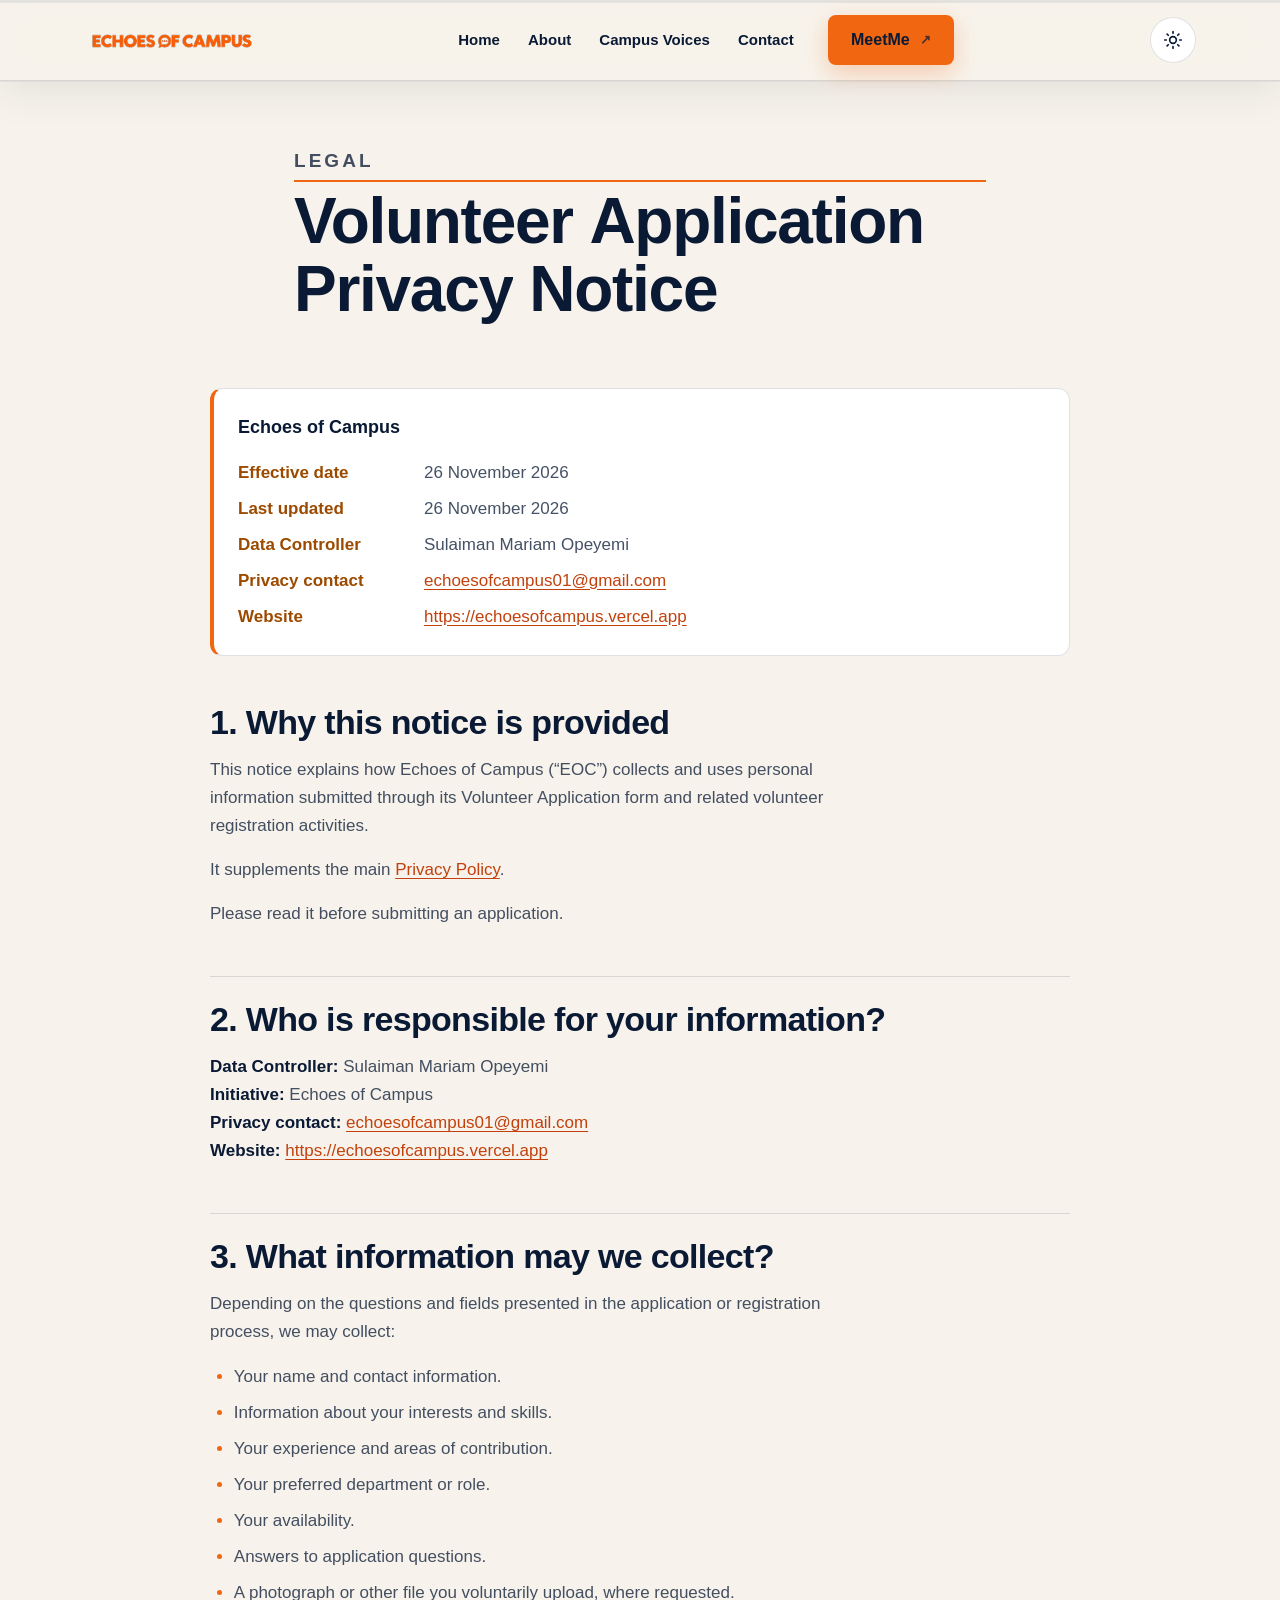
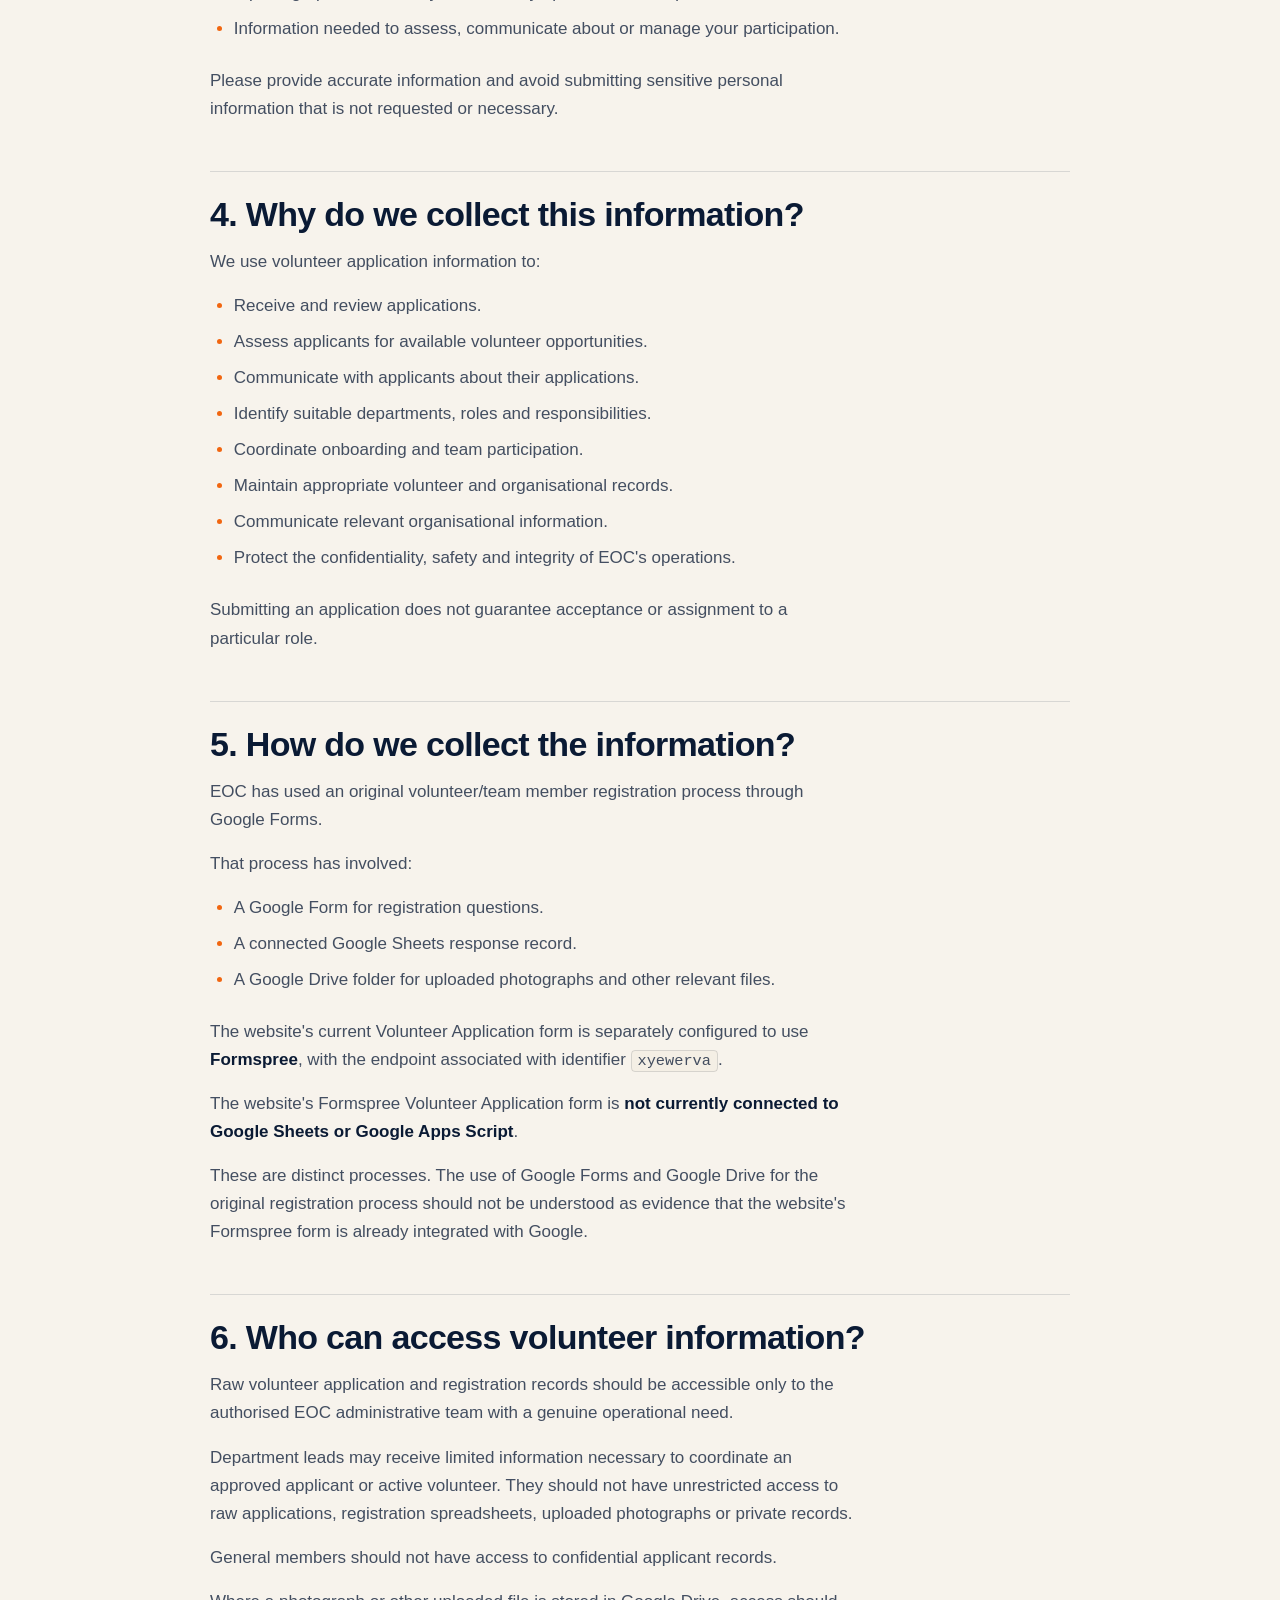
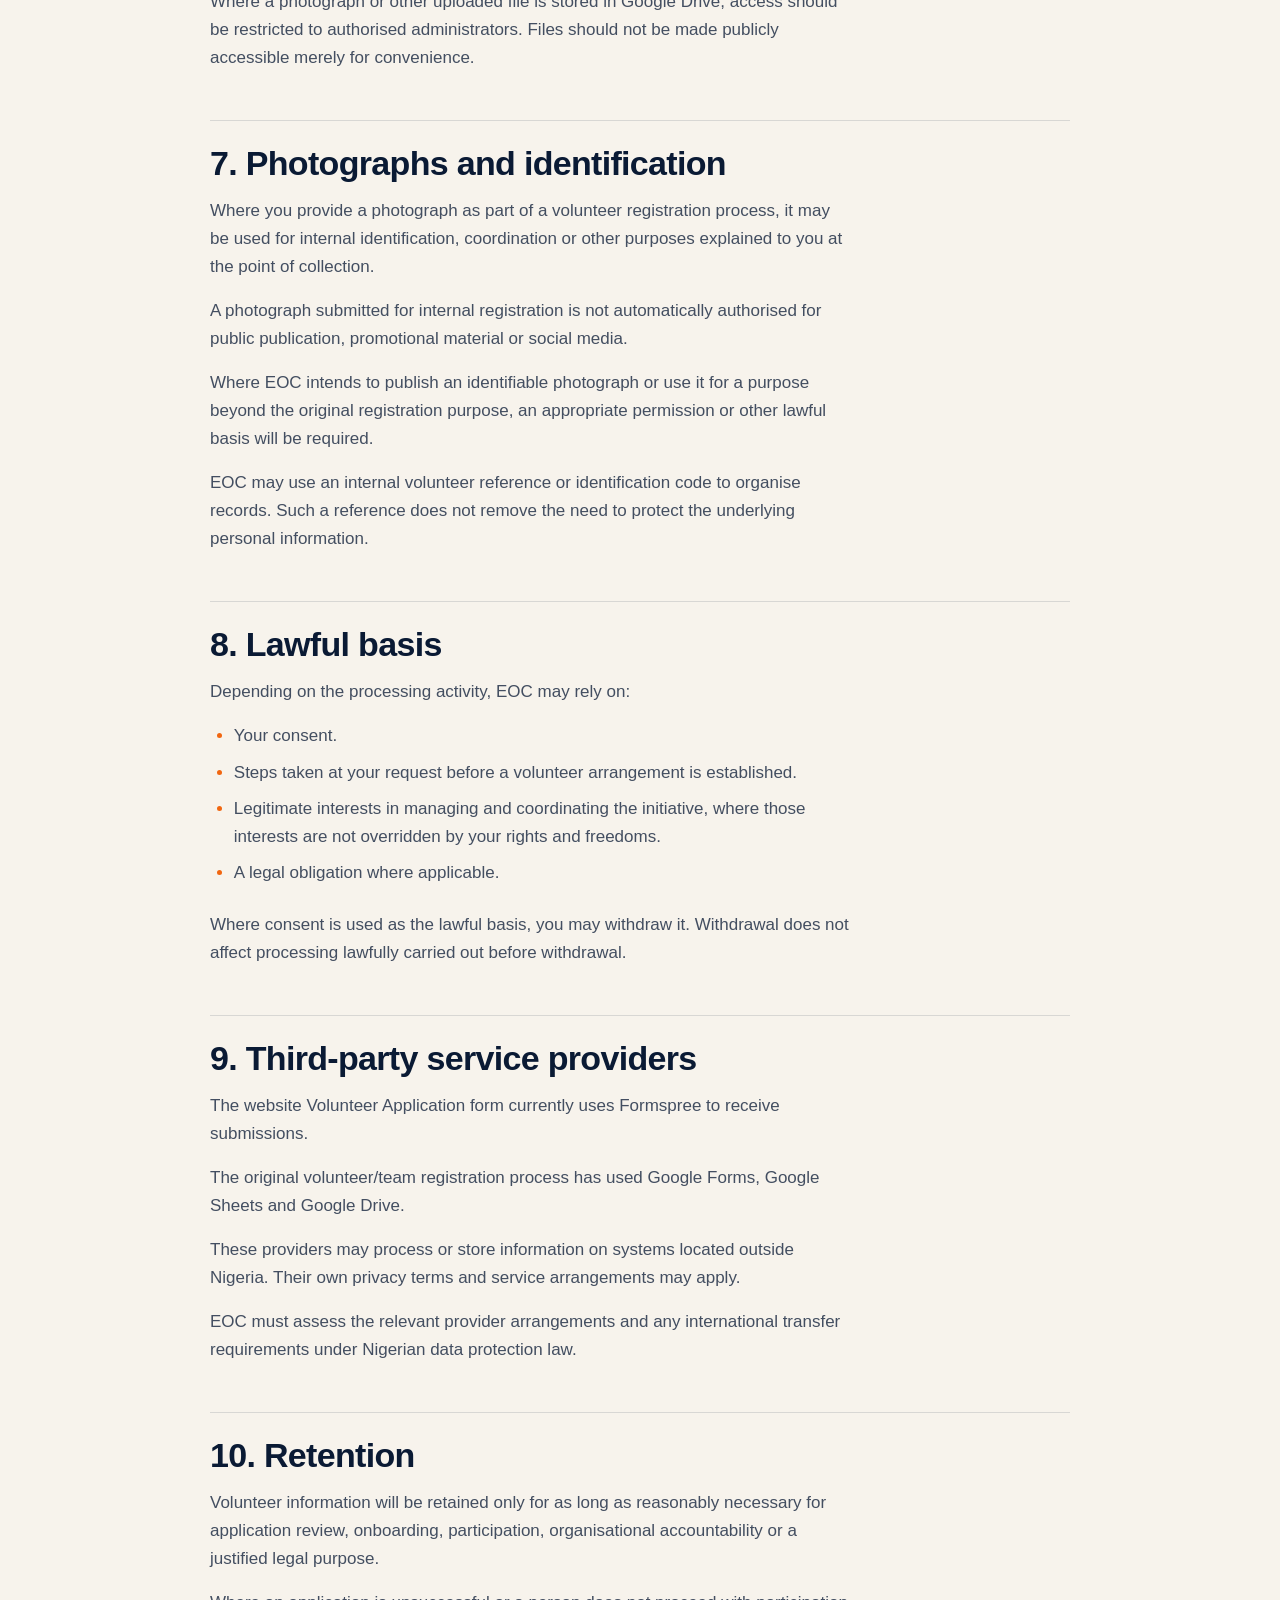
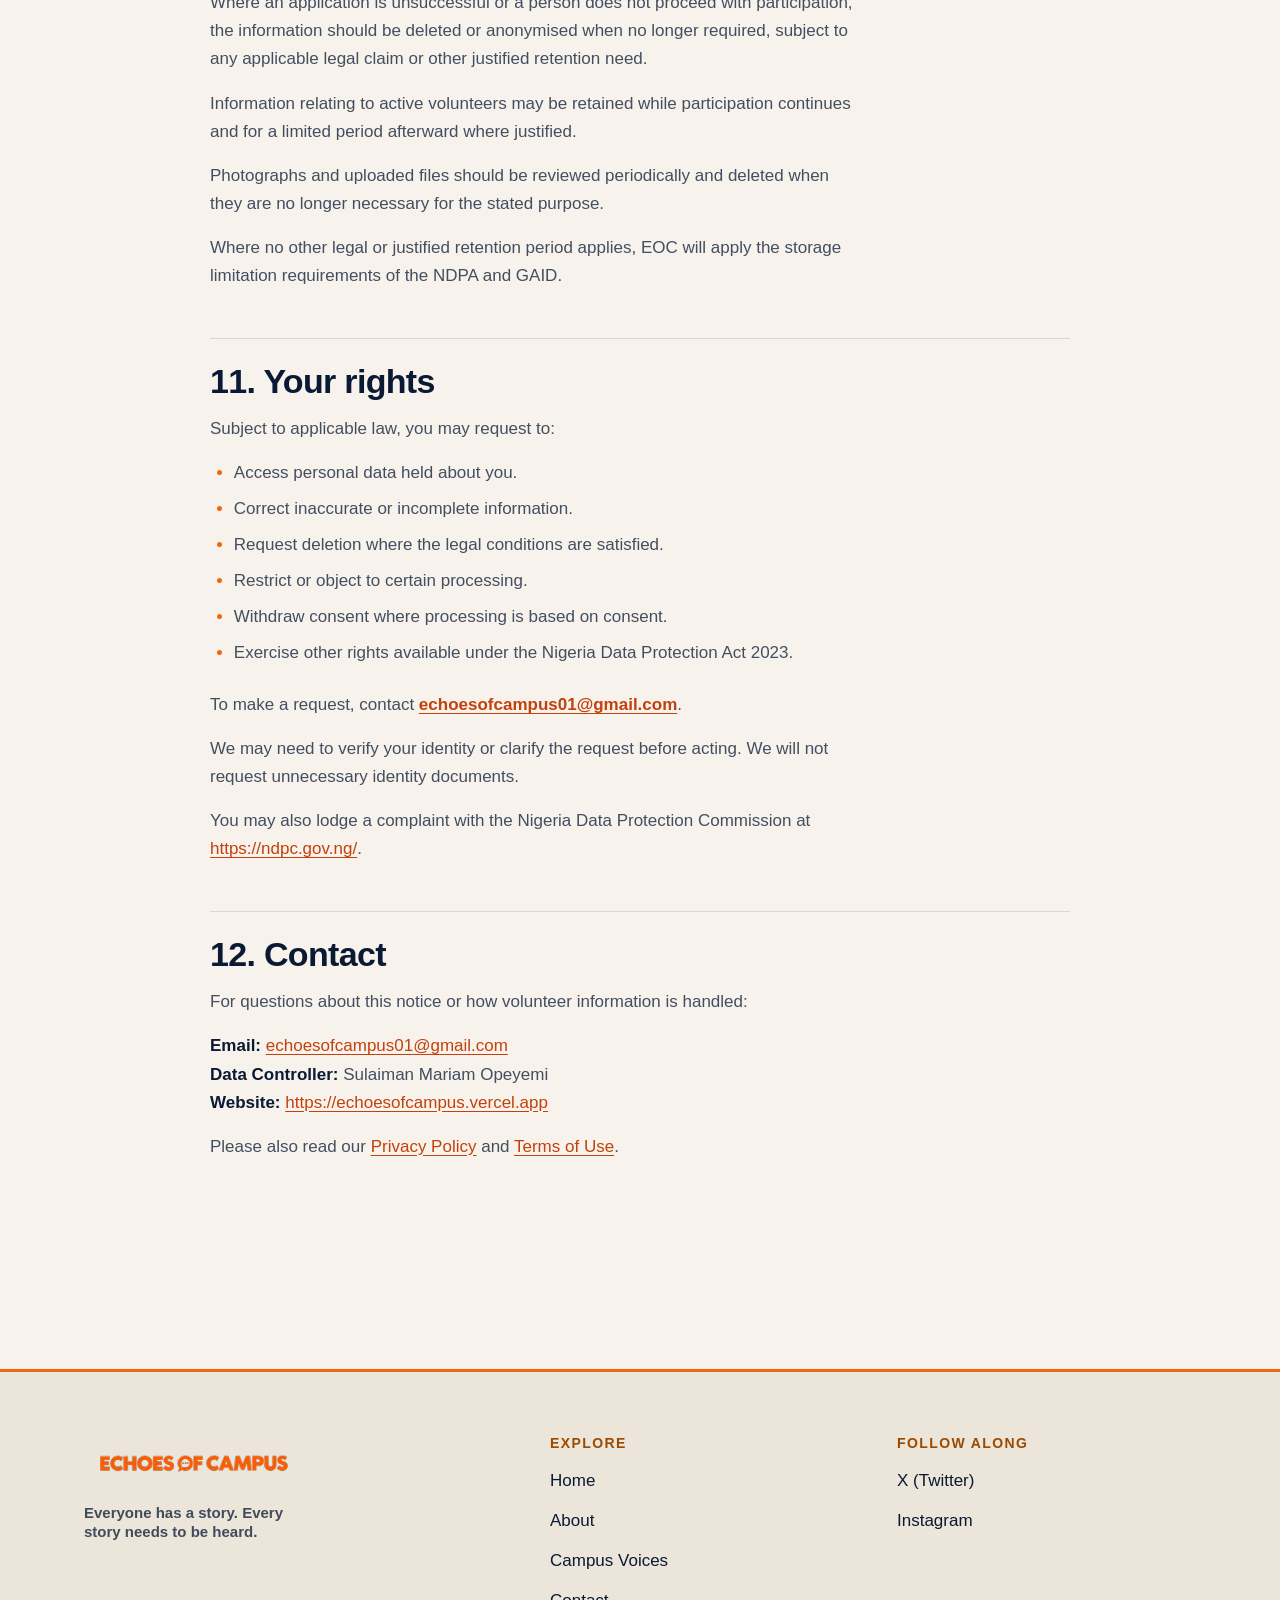
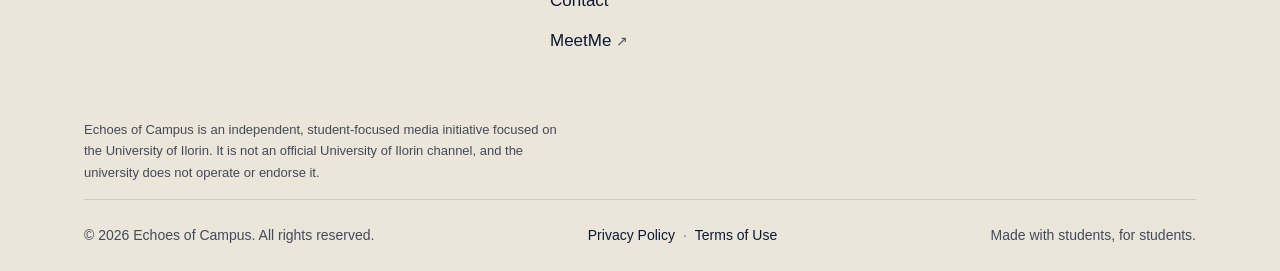
<file: volunteer-privacy.html>
<!doctype html>
<html lang="en">
<head>
  <meta charset="UTF-8">
  <meta name="viewport" content="width=device-width, initial-scale=1.0">
  <link rel="icon" type="image/svg+xml" href="assets/icons/favicon.svg">
  <link rel="stylesheet" href="css/style.css">
  <title>Volunteer Application Privacy Notice — Echoes of Campus</title>
  <meta name="description" content="How Echoes of Campus collects and uses personal information submitted through its Volunteer Application form and related registration activities.">
  <link rel="canonical" href="https://echoesofcampus.vercel.app/volunteer-privacy.html">
  <meta property="og:title" content="Volunteer Application Privacy Notice — Echoes of Campus">
  <meta property="og:description" content="How Echoes of Campus collects and uses personal information submitted through its Volunteer Application form and related registration activities.">
  <meta property="og:type" content="website">
  <meta property="og:url" content="https://echoesofcampus.vercel.app/volunteer-privacy.html">
  <meta property="og:site_name" content="Echoes of Campus">
  <meta property="og:locale" content="en_US">
  <meta property="og:image" content="https://echoesofcampus.vercel.app/assets/images/shared/og-cover.jpg">
  <meta property="og:image:width" content="1200">
  <meta property="og:image:height" content="630">
  <meta property="og:image:alt" content="Echoes of Campus — Everyone has a story. Every story needs to be heard.">
  <meta name="twitter:card" content="summary_large_image">
  <meta name="twitter:title" content="Volunteer Application Privacy Notice — Echoes of Campus">
  <meta name="twitter:description" content="How Echoes of Campus collects and uses personal information submitted through its Volunteer Application form and related registration activities.">
  <meta name="twitter:image" content="https://echoesofcampus.vercel.app/assets/images/shared/og-cover.jpg">
  <meta name="twitter:image:alt" content="Echoes of Campus social preview">
  <meta name="theme-color" content="#0A1A34">
  <script type="application/ld+json">
  {
    "@context": "https://schema.org",
    "@type": "WebPage",
    "name": "Volunteer Application Privacy Notice — Echoes of Campus",
    "url": "https://echoesofcampus.vercel.app/volunteer-privacy.html",
    "description": "How Echoes of Campus collects and uses personal information submitted through its Volunteer Application form and related registration activities.",
    "isPartOf": { "@id": "https://echoesofcampus.vercel.app/#website" },
    "about": { "@id": "https://echoesofcampus.vercel.app/#organization" },
    "inLanguage": "en"
  }
  </script>
  <script>/* set theme before first paint: saved choice > system > dark */
  (function(){try{var t=localStorage.getItem('eoc-theme');if(!t)t=window.matchMedia('(prefers-color-scheme: light)').matches?'light':'dark';document.documentElement.setAttribute('data-theme',t)}catch(e){document.documentElement.setAttribute('data-theme','dark')}})();</script>
<!-- Google Tag Manager -->
<script async src="https://www.googletagmanager.com/gtm.js?id=GTM-NK4RFB3G"></script>
<script>
  window.dataLayer = window.dataLayer || [];
  function gtag(){dataLayer.push(arguments);}
  gtag('js', new Date());
</script>
<!-- End Google Tag Manager -->
</head>
<body>
<!-- Google Tag Manager (noscript) -->
<noscript><iframe src="https://www.googletagmanager.com/ns.html?id=GTM-NK4RFB3G"
height="0" width="0" style="display:none;visibility:hidden"></iframe></noscript>
<!-- End Google Tag Manager (noscript) -->

<a class="skip-link" href="#main">Skip to content</a>
<header class="site-header">
  <div class="container">
    <a class="logo" href="index.html" aria-label="Echoes of Campus — Home">
      <img src="assets/logo/logo-primary.svg" alt="Echoes of Campus" width="220" height="50">
    </a>
    <nav class="main-nav" aria-label="Main navigation">
      <ul>
        <li><a href="index.html">Home</a></li>
        <li><a href="about.html">About</a></li>
        <li><a href="campus-voices.html">Campus Voices</a></li>
        <li><a href="contact.html">Contact</a></li>
        <li class="nav-cta"><a class="btn btn--primary btn--compact is-external" href="https://meet-me-three-beta.vercel.app/" target="_blank" rel="noopener noreferrer" aria-label="MeetMe (opens in a new tab)">MeetMe</a></li>
      </ul>
    </nav>
    <div class="header-actions">
      <button class="theme-toggle" id="theme-toggle" type="button" aria-label="Switch to light theme" title="Switch theme">
        <svg class="icon-moon" viewBox="0 0 24 24" fill="none" stroke-width="2" stroke-linecap="round" stroke-linejoin="round" aria-hidden="true">
          <path d="M21 12.79A9 9 0 1 1 11.21 3 7 7 0 0 0 21 12.79z"/>
        </svg>
        <svg class="icon-sun" viewBox="0 0 24 24" fill="none" stroke-width="2" stroke-linecap="round" stroke-linejoin="round" aria-hidden="true">
          <circle cx="12" cy="12" r="4"/>
          <path d="M12 2v2M12 20v2M4.93 4.93l1.41 1.41M17.66 17.66l1.41 1.41M2 12h2M20 12h2M6.34 17.66l-1.41 1.41M19.07 4.93l-1.41 1.41"/>
        </svg>
      </button>
      <button class="nav-toggle" id="nav-toggle" type="button" aria-expanded="false" aria-controls="mobile-menu" aria-label="Open menu">
        <svg viewBox="0 0 24 24" fill="none" stroke-width="2" stroke-linecap="round" aria-hidden="true">
          <path d="M4 7h16M4 12h16M4 17h16"/>
        </svg>
      </button>
    </div>
  </div>
  <nav class="mobile-menu" id="mobile-menu" aria-label="Mobile navigation" hidden>
    <ul>
      <li><a href="index.html">Home</a></li>
      <li><a href="about.html">About</a></li>
      <li><a href="campus-voices.html">Campus Voices</a></li>
      <li><a href="contact.html">Contact</a></li>
    </ul>
    <a class="btn btn--primary is-external" href="https://meet-me-three-beta.vercel.app/" target="_blank" rel="noopener noreferrer" aria-label="MeetMe (opens in a new tab)">MeetMe</a>
  </nav>
</header>

<main id="main">
  <section class="page-hero container" style="padding-top:var(--sp-16)">
    <p class="eyebrow">Legal</p>
    <h1>Volunteer Application Privacy Notice</h1>
  </section>

  <section class="section" style="padding-top:0">
    <div class="container">
      <article class="legal">
        <div class="legal-meta">
          <p class="legal-meta__brand"><strong>Echoes of Campus</strong></p>
          <dl>
            <div><dt>Effective date</dt><dd>26 November 2026</dd></div>
            <div><dt>Last updated</dt><dd>26 November 2026</dd></div>
            <div><dt>Data Controller</dt><dd>Sulaiman Mariam Opeyemi</dd></div>
            <div><dt>Privacy contact</dt><dd><a href="mailto:echoesofcampus01@gmail.com">echoesofcampus01@gmail.com</a></dd></div>
            <div><dt>Website</dt><dd><a href="https://echoesofcampus.vercel.app">https://echoesofcampus.vercel.app</a></dd></div>
          </dl>
        </div>

        <h2 id="why">1. Why this notice is provided</h2>
        <p>This notice explains how Echoes of Campus (“EOC”) collects and uses personal information submitted through its Volunteer Application form and related volunteer registration activities.</p>
        <p>It supplements the main <a href="privacy.html">Privacy Policy</a>.</p>
        <p>Please read it before submitting an application.</p>

        <h2 id="responsible">2. Who is responsible for your information?</h2>
        <p><strong>Data Controller:</strong> Sulaiman Mariam Opeyemi<br>
        <strong>Initiative:</strong> Echoes of Campus<br>
        <strong>Privacy contact:</strong> <a href="mailto:echoesofcampus01@gmail.com">echoesofcampus01@gmail.com</a><br>
        <strong>Website:</strong> <a href="https://echoesofcampus.vercel.app">https://echoesofcampus.vercel.app</a></p>

        <h2 id="information">3. What information may we collect?</h2>
        <p>Depending on the questions and fields presented in the application or registration process, we may collect:</p>
        <ul>
          <li>Your name and contact information.</li>
          <li>Information about your interests and skills.</li>
          <li>Your experience and areas of contribution.</li>
          <li>Your preferred department or role.</li>
          <li>Your availability.</li>
          <li>Answers to application questions.</li>
          <li>A photograph or other file you voluntarily upload, where requested.</li>
          <li>Information needed to assess, communicate about or manage your participation.</li>
        </ul>
        <p>Please provide accurate information and avoid submitting sensitive personal information that is not requested or necessary.</p>

        <h2 id="why-collect">4. Why do we collect this information?</h2>
        <p>We use volunteer application information to:</p>
        <ul>
          <li>Receive and review applications.</li>
          <li>Assess applicants for available volunteer opportunities.</li>
          <li>Communicate with applicants about their applications.</li>
          <li>Identify suitable departments, roles and responsibilities.</li>
          <li>Coordinate onboarding and team participation.</li>
          <li>Maintain appropriate volunteer and organisational records.</li>
          <li>Communicate relevant organisational information.</li>
          <li>Protect the confidentiality, safety and integrity of EOC's operations.</li>
        </ul>
        <p>Submitting an application does not guarantee acceptance or assignment to a particular role.</p>

        <h2 id="how-collect">5. How do we collect the information?</h2>
        <p>EOC has used an original volunteer/team member registration process through Google Forms.</p>
        <p>That process has involved:</p>
        <ul>
          <li>A Google Form for registration questions.</li>
          <li>A connected Google Sheets response record.</li>
          <li>A Google Drive folder for uploaded photographs and other relevant files.</li>
        </ul>
        <p>The website's current Volunteer Application form is separately configured to use <strong>Formspree</strong>, with the endpoint associated with identifier <code>xyewerva</code>.</p>
        <p>The website's Formspree Volunteer Application form is <strong>not currently connected to Google Sheets or Google Apps Script</strong>.</p>
        <p>These are distinct processes. The use of Google Forms and Google Drive for the original registration process should not be understood as evidence that the website's Formspree form is already integrated with Google.</p>

        <h2 id="access">6. Who can access volunteer information?</h2>
        <p>Raw volunteer application and registration records should be accessible only to the authorised EOC administrative team with a genuine operational need.</p>
        <p>Department leads may receive limited information necessary to coordinate an approved applicant or active volunteer. They should not have unrestricted access to raw applications, registration spreadsheets, uploaded photographs or private records.</p>
        <p>General members should not have access to confidential applicant records.</p>
        <p>Where a photograph or other uploaded file is stored in Google Drive, access should be restricted to authorised administrators. Files should not be made publicly accessible merely for convenience.</p>

        <h2 id="photographs">7. Photographs and identification</h2>
        <p>Where you provide a photograph as part of a volunteer registration process, it may be used for internal identification, coordination or other purposes explained to you at the point of collection.</p>
        <p>A photograph submitted for internal registration is not automatically authorised for public publication, promotional material or social media.</p>
        <p>Where EOC intends to publish an identifiable photograph or use it for a purpose beyond the original registration purpose, an appropriate permission or other lawful basis will be required.</p>
        <p>EOC may use an internal volunteer reference or identification code to organise records. Such a reference does not remove the need to protect the underlying personal information.</p>

        <h2 id="lawful-basis">8. Lawful basis</h2>
        <p>Depending on the processing activity, EOC may rely on:</p>
        <ul>
          <li>Your consent.</li>
          <li>Steps taken at your request before a volunteer arrangement is established.</li>
          <li>Legitimate interests in managing and coordinating the initiative, where those interests are not overridden by your rights and freedoms.</li>
          <li>A legal obligation where applicable.</li>
        </ul>
        <p>Where consent is used as the lawful basis, you may withdraw it. Withdrawal does not affect processing lawfully carried out before withdrawal.</p>

        <h2 id="providers">9. Third-party service providers</h2>
        <p>The website Volunteer Application form currently uses Formspree to receive submissions.</p>
        <p>The original volunteer/team registration process has used Google Forms, Google Sheets and Google Drive.</p>
        <p>These providers may process or store information on systems located outside Nigeria. Their own privacy terms and service arrangements may apply.</p>
        <p>EOC must assess the relevant provider arrangements and any international transfer requirements under Nigerian data protection law.</p>

        <h2 id="retention">10. Retention</h2>
        <p>Volunteer information will be retained only for as long as reasonably necessary for application review, onboarding, participation, organisational accountability or a justified legal purpose.</p>
        <p>Where an application is unsuccessful or a person does not proceed with participation, the information should be deleted or anonymised when no longer required, subject to any applicable legal claim or other justified retention need.</p>
        <p>Information relating to active volunteers may be retained while participation continues and for a limited period afterward where justified.</p>
        <p>Photographs and uploaded files should be reviewed periodically and deleted when they are no longer necessary for the stated purpose.</p>
        <p>Where no other legal or justified retention period applies, EOC will apply the storage limitation requirements of the NDPA and GAID.</p>

        <h2 id="rights">11. Your rights</h2>
        <p>Subject to applicable law, you may request to:</p>
        <ul>
          <li>Access personal data held about you.</li>
          <li>Correct inaccurate or incomplete information.</li>
          <li>Request deletion where the legal conditions are satisfied.</li>
          <li>Restrict or object to certain processing.</li>
          <li>Withdraw consent where processing is based on consent.</li>
          <li>Exercise other rights available under the Nigeria Data Protection Act 2023.</li>
        </ul>
        <p>To make a request, contact <strong><a href="mailto:echoesofcampus01@gmail.com">echoesofcampus01@gmail.com</a></strong>.</p>
        <p>We may need to verify your identity or clarify the request before acting. We will not request unnecessary identity documents.</p>
        <p>You may also lodge a complaint with the Nigeria Data Protection Commission at <a href="https://ndpc.gov.ng/">https://ndpc.gov.ng/</a>.</p>

        <h2 id="contact">12. Contact</h2>
        <p>For questions about this notice or how volunteer information is handled:</p>
        <p><strong>Email:</strong> <a href="mailto:echoesofcampus01@gmail.com">echoesofcampus01@gmail.com</a><br>
        <strong>Data Controller:</strong> Sulaiman Mariam Opeyemi<br>
        <strong>Website:</strong> <a href="https://echoesofcampus.vercel.app">https://echoesofcampus.vercel.app</a></p>
        <p>Please also read our <a href="privacy.html">Privacy Policy</a> and <a href="terms.html">Terms of Use</a>.</p>
      </article>
    </div>
  </section>
</main>

<footer class="site-footer">
  <div class="container">
    <div class="footer-top">
      <div class="footer-brand">
        <img src="assets/logo/logo-primary.svg" alt="Echoes of Campus" width="220" height="50">
        <p class="footer-message">Everyone has a story. Every story needs to be heard.</p>
      </div>
      <nav aria-label="Footer navigation">
        <h2>Explore</h2>
        <ul>
          <li><a href="index.html">Home</a></li>
          <li><a href="about.html">About</a></li>
          <li><a href="campus-voices.html">Campus Voices</a></li>
          <li><a href="contact.html">Contact</a></li>
          <li><a class="is-external" href="https://meet-me-three-beta.vercel.app/" target="_blank" rel="noopener noreferrer" aria-label="MeetMe (opens in a new tab)">MeetMe</a></li>
        </ul>
      </nav>
      <div>
        <h2>Follow along</h2>
        <ul id="footer-social"></ul>
      </div>
    </div>
    <p class="footer-note">Echoes of Campus is an independent, student-focused media initiative focused on the University of Ilorin. It is not an official University of Ilorin channel, and the university does not operate or endorse it.</p>
    <div class="footer-bottom">
      <span>&copy; <span class="js-year">2026</span> Echoes of Campus. All rights reserved.</span>
      <span class="footer-legal">
        <a href="privacy.html">Privacy Policy</a>
        <span aria-hidden="true">&middot;</span>
        <a href="terms.html">Terms of Use</a>
      </span>
      <span>Made with students, for students.</span>
    </div>
  </div>
</footer>
<script src="js/main.js"></script>
</body>
</html>
</file>
<file: css/style.css>
/* ═══════════════════════════════════════════════════════════
   Echoes of Campus — global stylesheet  (DARK: ink blue default)
   ═══════════════════════════════════════════════════════════ */

/* ── 1. Tokens ─────────────────────────────────────────────── */
:root {
  color-scheme: dark;
  --bg: #0A1A34;           /* page background (flips in light theme) */
  --ink: #0A1A34;          /* brand dark — always dark (dark text on orange) */
  --ink-deep: #071228;     /* footer / deepest surfaces */
  --surface: #102446;      /* raised cards & panels */
  --surface-2: #142B54;    /* hover / input surfaces */
  --orange: #F16610;
  --orange-deep: #D94B00;
  --orange-bright: #FF8C42;/* small text accents on dark (AA-safe) */
  --cream: #F5F0E8;        /* main text colour (flips to ink in light theme) */
  --on-ink: #F5F0E8;       /* text on brand-ink surfaces — never flips */
  --peach: #F2C6A5;
  --text-dim: rgba(245, 240, 232, 0.74);
  --text-faint: rgba(245, 240, 232, 0.55);
  --line: rgba(245, 240, 232, 0.14);
  --line-strong: rgba(245, 240, 232, 0.26);

  --font-head: 'Avenir Next', 'Avenir', 'Helvetica Neue', Helvetica, Arial, sans-serif;
  --font-body: Inter, 'Helvetica Neue', Helvetica, Arial, sans-serif;

  --sp-1: 4px;  --sp-2: 8px;  --sp-3: 12px; --sp-4: 16px;
  --sp-6: 24px; --sp-8: 32px; --sp-12: 48px; --sp-16: 64px;
  --sp-20: 80px; --sp-24: 96px; --sp-30: 120px;

  --container: 1240px;
  --pad-desktop: 64px;
  --pad-tablet: 36px;
  --pad-mobile: 20px;

  --radius-s: 8px;
  --radius-m: 12px;
  --focus-ring: 0 0 0 3px var(--ink), 0 0 0 6px var(--orange);
  --ease-out: cubic-bezier(0.22, 0.61, 0.36, 1);
}

/* ── 2. Base ─────────────────────────────────────────────── */
*, *::before, *::after { box-sizing: border-box; }
[hidden] { display: none !important; }   /* fixes modal/menu visibility */
html { scroll-behavior: smooth; }
body {
  margin: 0;
  background: var(--bg);
  color: var(--cream);
  font-family: var(--font-body);
  font-size: 17px;
  line-height: 1.65;
  -webkit-font-smoothing: antialiased;
}
body.menu-open, body.modal-open { overflow: hidden; }
img, video { max-width: 100%; height: auto; display: block; }
h1, h2, h3, h4 {
  font-family: var(--font-head);
  line-height: 1.06;
  letter-spacing: -0.02em;
  margin: 0 0 var(--sp-4);
  font-weight: 800;
}
p { margin: 0 0 var(--sp-4); max-width: 68ch; }
a { color: var(--cream); text-underline-offset: 3px; }
a:hover { color: var(--orange-bright); }
:focus-visible { outline: none; box-shadow: var(--focus-ring); border-radius: 4px; }
.container {
  max-width: var(--container);
  margin-inline: auto;
  padding-inline: var(--pad-desktop);
}
.section { padding-block: var(--sp-24); }
.eyebrow {
  font-size: 13px;
  font-weight: 600;
  letter-spacing: 0.16em;
  text-transform: uppercase;
  color: var(--orange-bright);
  margin-bottom: var(--sp-3);
}
.section-title {
  font-size: clamp(28px, 4vw, 52px);
  max-width: 20ch;
}
.section-intro { font-size: 18px; color: var(--text-dim); }
.skip-link {
  position: absolute; left: var(--sp-4); top: -60px;
  background: var(--orange); color: var(--ink);
  padding: var(--sp-3) var(--sp-4); border-radius: var(--radius-s);
  z-index: 400; font-weight: 700; text-decoration: none;
  transition: top 150ms ease;
}
.skip-link:focus { top: var(--sp-4); color: var(--ink); }
.visually-hidden {
  position: absolute !important; width: 1px; height: 1px;
  overflow: hidden; clip: rect(0 0 0 0); white-space: nowrap;
}
::selection { background: var(--orange); color: var(--ink); }

/* ── 3. Buttons & forms ────────────────────────────────────── */
/* Add subtle magnetic hover effect to buttons */
.btn {
  display: inline-flex; align-items: center; justify-content: center; gap: 10px;
  min-height: 52px; padding: 0 24px;
  font-family: var(--font-body); font-size: 16px; font-weight: 600;
  border-radius: var(--radius-s); border: 1px solid transparent;
  cursor: pointer; text-decoration: none;
  /* Premium magnetic feel: ease transition */
  transition: background 0.3s cubic-bezier(0.16, 1, 0.3, 1), 
              transform 0.3s cubic-bezier(0.16, 1, 0.3, 1), 
              color 0.3s cubic-bezier(0.16, 1, 0.3, 1),
              box-shadow 0.3s cubic-bezier(0.16, 1, 0.3, 1);
}
.btn:hover {
  transform: translateY(-4px) scale(1.02);
  box-shadow: 0 10px 20px rgba(0,0,0,0.2);
}
.btn:active {
  transform: translateY(0) scale(0.98);
  box-shadow: none;
}
/* Button variants — solid brand treatments (not frosted) */
.btn--primary {
  background: var(--orange); color: var(--ink); border-color: var(--orange);
  box-shadow: 0 8px 24px rgba(241, 102, 16, 0.28);
}
.btn--primary:hover {
  background: var(--orange-bright); border-color: var(--orange-bright);
  color: var(--ink); box-shadow: 0 14px 34px rgba(241, 102, 16, 0.42);
}
.btn--primary:active {
  background: var(--orange-deep); border-color: var(--orange-deep);
  color: var(--cream); box-shadow: none;
}
.btn--secondary {
  background: transparent; color: var(--cream);
  border-color: var(--orange);
}
.btn--secondary:hover {
  background: var(--orange); color: var(--ink); border-color: var(--orange);
  box-shadow: 0 14px 34px rgba(241, 102, 16, 0.42);
}
.btn--secondary:active {
  background: var(--orange-deep); border-color: var(--orange-deep);
  color: var(--cream); box-shadow: none;
}
.btn--compact { min-height: 46px; padding: 0 18px; font-size: 15px; }
.btn.is-loading { opacity: 0.6; cursor: wait; pointer-events: none; }
.btn .icon { width: 17px; height: 17px; flex: none; }
.btn-row { display: flex; gap: var(--sp-3); flex-wrap: wrap; }
/* magnetic pull target — JS eases the button slightly toward the cursor */
.btn.is-magnetic, .link-more.is-magnetic, .story-card__action.is-magnetic {
  will-change: transform;
  transition: background 0.3s cubic-bezier(0.16, 1, 0.3, 1),
              color 0.3s cubic-bezier(0.16, 1, 0.3, 1),
              transform 0.45s cubic-bezier(0.16, 1, 0.3, 1),
              box-shadow 0.3s cubic-bezier(0.16, 1, 0.3, 1);
}

.field { margin-bottom: var(--sp-6); }
.field label, .field legend { display: block; font-size: 14px; font-weight: 600; margin-bottom: var(--sp-2); }
.field .helper { font-size: 13px; color: var(--text-dim); margin-top: 6px; }
.field input[type="text"], .field input[type="email"], .field select, .field textarea {
  width: 100%; min-height: 54px; padding: 0 16px;
  font: inherit; color: var(--cream);
  background: var(--surface-2);
  border: 1px solid var(--line); border-radius: var(--radius-s);
  transition: border-color 150ms ease, box-shadow 150ms ease;
}
.field select { color-scheme: dark; }
.field textarea { min-height: 160px; padding: 16px; resize: vertical; }
.field input:focus, .field select:focus, .field textarea:focus {
  outline: none; border-color: var(--orange); box-shadow: 0 0 0 3px rgba(241, 102, 16, 0.35);
}
.field input:user-invalid, .field textarea:user-invalid { border-color: var(--orange-deep); }
.choice {
  display: flex; align-items: flex-start; gap: var(--sp-3);
  min-height: 44px; cursor: pointer; font-size: 16px; padding: 4px 0;
}
.choice input { width: 20px; height: 20px; margin-top: 2px; accent-color: var(--orange); flex: none; }
.form-notice {
  margin-top: var(--sp-4); padding: var(--sp-4);
  border-radius: var(--radius-s); font-size: 15px; color: var(--cream);
}
.form-notice--success { background: rgba(241, 102, 16, 0.14); border: 1px solid var(--orange); }
.form-notice--error { background: rgba(217, 75, 0, 0.16); border: 1px solid var(--orange-deep); }
.hp-field { position: absolute; left: -9999px; width: 1px; height: 1px; overflow: hidden; }

/* ── 4. Header / footer ──────────────────────────────────── */
.site-header {
  position: sticky; top: 0; z-index: 100;
  background: rgba(10, 26, 52, 0.55);
  -webkit-backdrop-filter: blur(18px) saturate(160%);
  backdrop-filter: blur(18px) saturate(160%);
  border-bottom: 1px solid var(--line);
  box-shadow: 0 1px 0 rgba(245, 240, 232, 0.04), 0 12px 40px rgba(4, 10, 22, 0.35);
}
.site-header .container {
  display: flex; align-items: center; justify-content: space-between;
  height: 80px; gap: var(--sp-6);
}
.logo img { height: 44px; width: auto; display: block; }
.main-nav ul { display: flex; align-items: center; gap: var(--sp-6); list-style: none; margin: 0; padding: 0; }
.main-nav a {
  font-size: 15px; font-weight: 600; text-decoration: none;
  padding: 10px 2px; border-bottom: 2px solid transparent;
}
.main-nav a:hover { color: var(--orange-bright); border-bottom-color: var(--orange); }
.main-nav a[aria-current="page"] { color: var(--orange-bright); border-bottom-color: var(--orange); }
.nav-cta { margin-left: var(--sp-2); }
/* `.main-nav a` (0-1-1) out-specifies `.btn`/`.btn--compact` (0-1-0) and
   `.main-nav a:hover` (0-2-1) out-specifies `.btn--primary:hover` (0-2-0),
   which squashed the nav CTA and stole its hover colour. Scope overrides
   so the MeetMe button renders as a proper orange button. */
.main-nav .nav-cta .btn { padding: 0 22px; min-height: 50px; font-size: 16px; border-bottom-width: 1px; }
.main-nav .nav-cta .btn:hover,
.main-nav .nav-cta .btn:focus-visible {
  color: var(--ink); border-bottom-color: transparent;
}
.nav-toggle {
  display: none; width: 48px; height: 48px;
  background: var(--surface); border: 1px solid var(--line); border-radius: var(--radius-s);
  cursor: pointer; align-items: center; justify-content: center;
}
.nav-toggle svg { width: 24px; height: 24px; stroke: var(--cream); }
/* header actions: theme toggle + hamburger */
.header-actions { display: flex; align-items: center; gap: var(--sp-3); }
.theme-toggle {
  display: inline-flex; align-items: center; justify-content: center;
  width: 46px; height: 46px; flex: none; padding: 0;
  background: var(--surface); border: 1px solid var(--line);
  border-radius: 50%; cursor: pointer; color: var(--cream);
  transition: background 0.3s ease, border-color 0.3s ease, color 0.3s ease,
              transform 0.45s cubic-bezier(0.16, 1, 0.3, 1);
}
.theme-toggle:hover {
  border-color: var(--orange); color: var(--orange-bright);
  transform: rotate(20deg) scale(1.06);
}
.theme-toggle:active { transform: scale(0.94); }
.theme-toggle svg { width: 20px; height: 20px; stroke: currentColor; }
/* dark (default): show sun → click for light · light: show moon → click for dark */
.theme-toggle .icon-sun { display: none; }
.theme-toggle .icon-moon { display: block; }
[data-theme="light"] .theme-toggle .icon-sun { display: block; }
[data-theme="light"] .theme-toggle .icon-moon { display: none; }
.mobile-menu {
  position: absolute; top: 72px; left: 0; right: 0;
  background: var(--bg); border-bottom: 2px solid var(--orange);
  padding: var(--sp-4) var(--pad-mobile) var(--sp-6);
}
.mobile-menu ul { list-style: none; margin: 0 0 var(--sp-4); padding: 0; }
.mobile-menu li { border-bottom: 1px solid var(--line); }
.mobile-menu a {
  display: block; padding: var(--sp-4) var(--sp-2);
  font-size: 18px; font-weight: 600; text-decoration: none;
}
.mobile-menu a:hover { color: var(--orange-bright); }

.site-footer { background: var(--ink-deep); border-top: 3px solid var(--orange); margin-top: var(--sp-24); }
.footer-top {
  display: grid; grid-template-columns: 1.4fr 1fr 1fr; gap: var(--sp-12);
  padding-block: var(--sp-16);
}
.footer-brand img { height: 52px; margin-bottom: var(--sp-4); }
.footer-brand p { color: var(--text-dim); font-size: 15px; }
.footer-message {
  font-family: var(--font-head); font-size: 22px; font-weight: 700;
  line-height: 1.25; margin-top: var(--sp-4); max-width: 24ch;
  color: var(--orange-bright);
}
.site-footer h2, .site-footer h3 { font-size: 14px; letter-spacing: 0.1em; text-transform: uppercase; color: var(--peach); }
.site-footer ul { list-style: none; margin: 0; padding: 0; display: grid; gap: var(--sp-3); }
.site-footer a { color: var(--cream); text-decoration: none; }
.site-footer a:hover { color: var(--orange-bright); text-decoration: underline; }
.footer-note { font-size: 13px; color: var(--text-faint); }
.social-soon { color: var(--text-faint); font-size: 14px; }
.footer-bottom {
  border-top: 1px solid var(--line);
  padding-block: var(--sp-6);
  font-size: 14px; color: var(--text-faint);
  display: flex; justify-content: space-between; gap: var(--sp-4); flex-wrap: wrap;
}
.footer-legal { display: inline-flex; align-items: center; gap: var(--sp-2); flex-wrap: wrap; }
.footer-legal span { color: var(--text-faint); }

/* ── 5. Components ─────────────────────────────────────────── */
.story-card {
  background: var(--surface); border-radius: var(--radius-m);
  overflow: hidden; border: 1px solid var(--line);
  display: flex; flex-direction: column;
  transition: transform 200ms var(--ease-out), border-color 200ms ease;
}
.story-card:hover { border-color: var(--orange); }
.story-card__media { overflow: hidden; }
.story-card__media img { aspect-ratio: 16 / 9; object-fit: cover; width: 100%; transition: transform 300ms var(--ease-out); }
.story-card:hover .story-card__media img { transform: scale(1.04); }
.story-card__body { padding: var(--sp-6); display: flex; flex-direction: column; gap: var(--sp-2); flex: 1; }
.story-card__meta {
  display: flex; gap: var(--sp-3); align-items: center;
  font-size: 13px; color: var(--text-dim); margin: 0;
}
.cat-label {
  font-size: 11px; font-weight: 700; letter-spacing: 0.12em; text-transform: uppercase;
  color: var(--orange-bright); background: rgba(241, 102, 16, 0.14);
  padding: 4px 10px; border-radius: 999px;
}
.story-card h3 { font-size: 21px; margin: 0; }
.story-card h3 a { text-decoration: none; }
.story-card h3 a:hover { color: var(--orange-bright); }
.story-card__excerpt { color: var(--text-dim); font-size: 15px; margin: 0; }
.story-card__action { font-weight: 600; font-size: 15px; margin-top: auto; text-decoration: none; color: var(--orange-bright); }
.story-card--featured { flex-direction: row; }
.story-card--featured .story-card__media { flex: 1.2; }
.story-card--featured .story-card__media img { height: 100%; aspect-ratio: auto; }
.story-card--featured .story-card__body { flex: 1; padding: var(--sp-8); justify-content: center; }
.story-card--featured h3 { font-size: clamp(24px, 3vw, 34px); }

.filter-bar { display: flex; flex-wrap: wrap; gap: var(--sp-2); margin: var(--sp-8) 0; }
.filter-btn {
  min-height: 44px; padding: 0 18px; font: inherit; font-size: 14px; font-weight: 600;
  background: transparent; color: var(--cream);
  border: 1px solid var(--line-strong); border-radius: 999px; cursor: pointer;
  transition: background 180ms ease, color 180ms ease, border-color 180ms ease;
}
.filter-btn:hover { border-color: var(--orange); color: var(--orange-bright); }
.filter-btn.is-active { background: var(--orange); color: var(--ink); border-color: var(--orange); }

.empty-state {
  background: var(--surface); border-radius: var(--radius-m);
  border: 1px solid var(--line); border-left: 5px solid var(--orange);
  padding: var(--sp-12) var(--sp-8); text-align: center;
}
.empty-state h3 { font-size: 24px; }
.empty-state p { margin-inline: auto; color: var(--text-dim); margin-bottom: var(--sp-6); }

/* Team */
.team-grid {
  list-style: none; margin: var(--sp-8) 0 0; padding: 0;
  display: grid; grid-template-columns: repeat(4, 1fr); gap: var(--sp-6);
}
.team-card__button {
  display: block; width: 100%; padding: 0;
  background: none; border: none; cursor: zoom-in; border-radius: var(--radius-m);
}
.team-card__button img {
  width: 100%; aspect-ratio: 5 / 7; object-fit: contain;
  border-radius: var(--radius-m);
  transition: transform 200ms var(--ease-out), box-shadow 200ms ease, border-color 200ms ease;
  background: var(--surface); border: 1px solid var(--line);
}
.team-card:hover .team-card__button img { transform: scale(1.02); box-shadow: 0 12px 34px rgba(241, 102, 16, 0.18); border-color: var(--orange); }
.team-card__meta { padding: var(--sp-3) var(--sp-1) 0; }
.team-card__meta h3 { font-size: 17px; margin-bottom: 2px; }
.team-card__role { font-size: 14px; color: var(--text-dim); margin: 0; }
.team-card__tags { display: flex; flex-wrap: wrap; gap: 6px; margin-top: var(--sp-2); }
.team-tag {
  font-size: 11px; font-weight: 700; letter-spacing: 0.08em; text-transform: uppercase;
  padding: 3px 9px; border-radius: 999px;
  background: var(--orange); color: var(--ink);
}
.team-tag--pending { background: transparent; border: 1px dashed var(--line-strong); color: var(--text-dim); }
.team-card--placeholder .team-card__button img { opacity: 0.85; }

/* Team showcase — one ID card at a time, in the style of the
   ambassador carousel: centred heading, dark patterned panel,
   portrait + quote, filter pills and circular prev/next buttons. */
.team-heading { text-align: center; }
.team-heading .section-title,
.team-heading .section-intro { margin-inline: auto; }
.eyebrow--pill {
  display: inline-block; font-size: 11px; font-weight: 700;
  letter-spacing: 0.14em; padding: 6px 14px; border-radius: 999px;
  background: rgba(241, 102, 16, 0.14); color: var(--orange-bright);
  margin-bottom: var(--sp-4);
}
.team-showcase { margin-top: var(--sp-12); }
.team-showcase__panel {
  position: relative; overflow: hidden; isolation: isolate;
  border-radius: 28px; padding: clamp(32px, 5vw, 72px);
  background:
    radial-gradient(circle at 12% 14%, rgba(241, 102, 16, 0.24), transparent 42%),
    radial-gradient(circle at 92% 88%, rgba(255, 140, 66, 0.16), transparent 46%),
    linear-gradient(135deg, #0A1A34 0%, #0D2446 55%, #0A1A34 100%);
  border: 1px solid rgba(245, 240, 232, 0.14);
  box-shadow: 0 30px 80px rgba(4, 10, 22, 0.36), inset 0 1px 0 rgba(245, 240, 232, 0.1);
  color: var(--on-ink);
}
.team-showcase__texture {
  position: absolute; inset: 0; z-index: -1; pointer-events: none; opacity: 0.16;
  background-image:
    repeating-linear-gradient(135deg, rgba(245, 240, 232, 0.16) 0 1px, transparent 1px 26px),
    repeating-linear-gradient(45deg, rgba(245, 240, 232, 0.09) 0 1px, transparent 1px 42px);
  -webkit-mask-image: radial-gradient(ellipse at 70% 30%, #000 0%, transparent 72%);
  mask-image: radial-gradient(ellipse at 70% 30%, #000 0%, transparent 72%);
}
.team-showcase__filters {
  position: absolute; top: clamp(18px, 3vw, 34px); right: clamp(18px, 3vw, 34px);
  display: flex; flex-wrap: wrap; justify-content: flex-end; gap: 8px; z-index: 2;
}
.team-filter {
  font: inherit; font-size: 12px; font-weight: 700; letter-spacing: 0.06em;
  color: var(--on-ink); background: rgba(245, 240, 232, 0.1);
  border: 1px solid rgba(245, 240, 232, 0.22); border-radius: 999px;
  padding: 7px 14px; cursor: pointer;
  -webkit-backdrop-filter: blur(8px); backdrop-filter: blur(8px);
  transition: background 180ms ease, color 180ms ease, border-color 180ms ease;
}
.team-filter:hover { background: rgba(245, 240, 232, 0.2); }
.team-filter[aria-pressed="true"] {
  background: var(--orange); color: var(--ink); border-color: var(--orange);
}
.team-showcase__stage {
  display: grid; grid-template-columns: minmax(220px, 300px) minmax(0, 1fr);
  gap: clamp(28px, 5vw, 64px); align-items: center;
  max-width: 960px; margin-inline: auto;
}
.team-showcase__portrait {
  display: block; width: 100%; padding: 0; margin: 0; border: 0; background: none;
  cursor: zoom-in; border-radius: 20px; overflow: hidden;
  box-shadow: 0 22px 50px rgba(4, 10, 22, 0.5);
  transition: transform 220ms var(--ease-out), box-shadow 220ms ease;
}
.team-showcase__portrait:hover {
  transform: translateY(-4px); box-shadow: 0 28px 60px rgba(4, 10, 22, 0.62);
}
.team-showcase__portrait img {
  width: 100%; aspect-ratio: 5 / 7; object-fit: cover; display: block;
  border-radius: 20px; background: var(--ink-deep);
  border: 1px solid rgba(245, 240, 232, 0.22);
}
.team-showcase__quote {
  font-family: var(--font-head); font-size: clamp(22px, 2.6vw, 34px);
  line-height: 1.35; font-weight: 700; letter-spacing: -0.02em;
  color: var(--on-ink); margin-bottom: clamp(28px, 4vw, 48px); max-width: 24ch;
}
.team-showcase__person h3 { font-size: clamp(20px, 2vw, 27px); margin-bottom: 4px; }
.team-showcase__role { color: #FF8C42; font-weight: 700; font-size: 15px; margin-bottom: 4px; }
.team-showcase__bio { color: rgba(245, 240, 232, 0.72); font-size: 14px; margin: 0; }
.team-showcase__nav {
  position: absolute; right: clamp(18px, 3vw, 34px); bottom: clamp(18px, 3vw, 34px);
  display: flex; align-items: center; gap: 12px; z-index: 2;
}
.team-showcase__count {
  font-size: 13px; font-weight: 700; letter-spacing: 0.1em;
  color: rgba(245, 240, 232, 0.72); margin-right: 4px;
}
.team-showcase__nav-btn {
  width: 56px; height: 56px; border-radius: 50%; cursor: pointer;
  display: inline-flex; align-items: center; justify-content: center;
  color: var(--on-ink); background: rgba(245, 240, 232, 0.08);
  border: 1px solid rgba(245, 240, 232, 0.3);
  transition: background 180ms ease, color 180ms ease, transform 180ms ease, border-color 180ms ease;
}
.team-showcase__nav-btn:hover {
  background: var(--orange); color: var(--ink); border-color: var(--orange); transform: scale(1.06);
}
.team-showcase__nav-btn svg {
  width: 24px; height: 24px; fill: none; stroke: currentColor;
  stroke-width: 2; stroke-linecap: round; stroke-linejoin: round;
}
.team-showcase__nav-btn:disabled { opacity: 0.4; cursor: default; transform: none; }

.team-modal {
  position: fixed; inset: 0; z-index: 300;
  background: rgba(7, 18, 40, 0.6);
  -webkit-backdrop-filter: blur(14px) saturate(140%);
  backdrop-filter: blur(14px) saturate(140%);
  display: flex; align-items: center; justify-content: center; padding: var(--sp-4);
  animation: modal-in 220ms var(--ease-out);
}
.team-modal__dialog {
  background: rgba(16, 36, 70, 0.72);
  -webkit-backdrop-filter: blur(22px) saturate(160%);
  backdrop-filter: blur(22px) saturate(160%);
  border: 1px solid rgba(245, 240, 232, 0.22); border-radius: var(--radius-m);
  box-shadow: 0 30px 80px rgba(4, 10, 22, 0.6), inset 0 1px 0 rgba(245, 240, 232, 0.12);
  max-width: 720px; width: 100%; max-height: 90vh; overflow: auto;
  padding: var(--sp-6); position: relative;
  display: grid; grid-template-columns: minmax(200px, 280px) 1fr; gap: var(--sp-6);
}
.team-modal__dialog img { width: 100%; border-radius: var(--radius-s); border: 1px solid var(--line); }
.team-modal__close {
  position: absolute; top: var(--sp-3); right: var(--sp-3);
  width: 44px; height: 44px; border-radius: 50%;
  border: 1px solid var(--line-strong); background: var(--surface-2); color: var(--cream);
  font-size: 22px; cursor: pointer; line-height: 1;
}
.team-modal__close:hover { background: var(--orange); color: var(--ink); border-color: var(--orange); }

/* ── 6. Page sections ────────────────────────────────────── */
.hero {
  position: relative;
  isolation: isolate;
  padding-block: var(--sp-20) var(--sp-24);
  background: radial-gradient(circle at top right, rgba(241, 102, 16, 0.08), transparent 50%),
              radial-gradient(circle at bottom left, rgba(10, 26, 52, 0.5), transparent 50%);
}
.hero__grid {
  display: grid; grid-template-columns: 1.05fr 1fr; gap: var(--sp-12); align-items: center;
}
.hero h1 { font-size: clamp(42px, 6.4vw, 84px); line-height: 1.0; margin-bottom: var(--sp-6); }
.hero h1 .accent { color: var(--orange-bright); }
.hero__copy { font-size: 18px; color: var(--text-dim); max-width: 560px; margin-bottom: var(--sp-8); }
.hero__media { position: relative; }
.hero__media img { border-radius: var(--radius-m); border: 1px solid var(--line-strong); }
.hero__media .photo-main { aspect-ratio: 4 / 5; object-fit: cover; width: 100%; }
.hero__media .photo-float {
  position: absolute; right: -24px; bottom: -32px;
  width: 42%; border: 6px solid var(--bg);
  border-radius: var(--radius-m); box-shadow: 0 16px 44px rgba(0, 0, 0, 0.45);
}
.brand-strip {
  background: var(--orange); text-align: center;
  padding: var(--sp-16) var(--sp-6);
}
.brand-strip p {
  font-family: var(--font-head); font-weight: 800; color: var(--ink);
  font-size: clamp(22px, 3.2vw, 38px); line-height: 1.25; letter-spacing: -0.01em;
  max-width: 30ch; margin-inline: auto;
}
.two-col { display: grid; grid-template-columns: 1fr 1fr; gap: var(--sp-12); align-items: center; }
.two-col img { border-radius: var(--radius-m); border: 1px solid var(--line-strong); }

.section-head { display: flex; justify-content: space-between; align-items: flex-end; gap: var(--sp-6); flex-wrap: wrap; }
.voices-featured { margin: var(--sp-8) 0 var(--sp-6); }
.voices-grid { 
  display: grid; 
  grid-template-columns: repeat(12, 1fr); 
  gap: var(--sp-6); 
}
.story-card { grid-column: span 4; }
.story-card--featured { grid-column: span 12; }
/* Make first item featured if not explicitly set */
.voices-grid .story-card:first-child:not(.story-card--featured) { grid-column: span 8; }
.voices-grid .story-card:nth-child(2):not(.story-card--featured) { grid-column: span 4; }
.link-more { font-weight: 600; text-decoration: none; white-space: nowrap; color: var(--orange-bright); }

.coverage-list { display: grid; grid-template-columns: repeat(6, 1fr); gap: var(--sp-6); margin-top: var(--sp-8); list-style: none; padding: 0; }
.coverage-item { grid-column: span 2; border-top: 3px solid var(--orange); padding-top: var(--sp-4); transition: border-color 200ms ease; }
.coverage-item:hover { border-top-color: var(--orange-bright); }
.coverage-item h3 { font-size: 20px; }
.coverage-item p { font-size: 15px; color: var(--text-dim); margin: 0; }

/* ── MeetMe promotional band (split layout) ────────────────── */
.meetme-band {
  position: relative;
  display: grid; grid-template-columns: 1.05fr 1fr;
  gap: var(--sp-12); align-items: center;
  overflow: hidden;
  background:
    radial-gradient(circle at 88% 12%, rgba(241, 102, 16, 0.16), transparent 52%),
    var(--surface);
  border: 1px solid var(--line);
  border-radius: var(--radius-m);
  padding: var(--sp-16) var(--sp-12);
}
/* orange accent rail down the left edge, echoing the old CTA band */
.meetme-band::before {
  content: ''; position: absolute; left: 0; top: 0; bottom: 0; width: 6px;
  background: linear-gradient(180deg, var(--orange-deep), var(--orange), var(--orange-bright));
}
.meetme-band__copy { position: relative; z-index: 1; }
.meetme-band h2 { font-size: clamp(28px, 3.6vw, 46px); max-width: 15ch; }
.meetme-band__text { font-size: 17px; line-height: 1.62; color: var(--text-dim); max-width: 46ch; }
.meetme-band__actions {
  display: flex; align-items: center; gap: var(--sp-4);
  flex-wrap: wrap; margin-top: var(--sp-6);
}

/* Visual preview of the MeetMe interface — pure CSS, no image assets.
   Mirrors MeetMe's own theme pairing: dark-mode tokens while EOC is dark,
   light-mode tokens while EOC is light, so the panel always reads as a
   genuine screenshot of the app in the matching mode. */
.meetme-band__preview { position: relative; z-index: 1; }
.mm-shot {
  /* MeetMe dark mode (EOC dark — the default) */
  --mm-bg: #0C0C0E;
  --mm-elev: #141417;
  --mm-card: #17171B;
  --mm-card-border: rgba(240, 230, 210, 0.07);
  --mm-hairline: rgba(240, 230, 210, 0.07);
  --mm-edge: rgba(240, 230, 210, 0.10);
  --mm-ink: #F0E6D2;
  --mm-who: #8A8578;
  --mm-dim: #5C584F;
  --mm-act: #5C584F;
  --mm-gold: #C99A4E;
  --mm-on-bg: rgba(212, 168, 87, 0.14);
  --mm-dot: rgba(240, 230, 210, 0.14);
  --mm-accent: #D4A857;

  background: var(--mm-bg);
  border: 1px solid var(--mm-edge);
  border-radius: 18px;
  padding: 16px 16px 12px;
  box-shadow: 0 30px 70px rgba(2, 6, 16, 0.55),
              0 0 0 1px rgba(212, 168, 87, 0.30);   /* MeetMe-gold ring */
  transform: rotate(-0.6deg);
}
/* MeetMe light mode when EOC is light */
[data-theme="light"] .mm-shot {
  --mm-bg: #D9A94A;
  --mm-elev: #C8963A;
  --mm-card: #F3E0AB;
  --mm-card-border: rgba(60, 45, 15, 0.11);
  --mm-hairline: rgba(40, 28, 4, 0.16);
  --mm-edge: rgba(40, 28, 4, 0.16);
  --mm-ink: #160F04;
  --mm-who: #160F04;
  --mm-dim: #5C4A22;
  --mm-act: #3D3115;
  --mm-gold: #3D2C08;
  --mm-on-bg: rgba(212, 168, 87, 0.12);
  --mm-dot: rgba(40, 28, 4, 0.22);
  --mm-accent: #2E2208;
}
.mm-shot__top { display: flex; align-items: center; gap: 9px; margin-bottom: 13px; }
.mm-logo {
  width: 20px; height: 20px; flex: none;
  display: grid; grid-template-columns: 1fr 1fr; grid-template-rows: 1fr 1fr; gap: 2px;
}
.mm-logo i { display: block; transform: skewX(-14deg); border-radius: 1px; }
.mm-logo i:nth-child(1) { background: #E8C04A; }
.mm-logo i:nth-child(2) { background: #D9A63C; }
.mm-logo i:nth-child(3) { background: #F0CF6A; }
.mm-logo i:nth-child(4) { background: #C9962E; }
.mm-word {
  font-family: Georgia, 'Times New Roman', serif;
  font-size: 15px; font-weight: 600; color: var(--mm-ink); letter-spacing: 0.01em;
}
.mm-pill {
  margin-left: auto; width: 24px; height: 24px; border-radius: 50%;
  background: var(--mm-elev); border: 1px solid var(--mm-edge);
}
.mm-switch {
  display: flex; gap: 4px; background: var(--mm-elev); border-radius: 12px;
  padding: 4px; margin-bottom: 12px;
}
.mm-switch__opt {
  flex: 1; text-align: center; padding: 8px 0; border-radius: 9px;
  font-size: 11px; font-weight: 600; letter-spacing: 0.06em; text-transform: uppercase;
  color: #8A8578;   /* MeetMe keeps this grey in both modes */
}
.mm-switch__opt.is-on { background: var(--mm-on-bg); color: #E8C878; }
.mm-card {
  background: var(--mm-card); border: 1px solid var(--mm-card-border);
  border-radius: 14px; padding: 13px 14px 11px; margin-bottom: 10px;
}
.mm-card--quiet { opacity: 0.6; }
.mm-card__head { display: flex; justify-content: space-between; gap: 8px; margin-bottom: 7px; }
.mm-card__who { font-size: 11px; letter-spacing: 0.06em; color: var(--mm-who); font-weight: 500; }
.mm-card__when { font-size: 10px; color: var(--mm-dim); }
.mm-card__body { font-size: 13.5px; line-height: 1.5; color: var(--mm-ink); margin: 0; max-width: none; }
.mm-card__foot { display: flex; gap: 14px; margin-top: 9px; flex-wrap: wrap; }
.mm-act { font-size: 10.5px; color: var(--mm-act); }
.mm-act.is-gold { color: var(--mm-gold); }
.mm-nav {
  display: flex; justify-content: center; gap: 18px;
  padding-top: 10px; border-top: 1px solid var(--mm-hairline);
}
.mm-nav span { width: 16px; height: 3px; border-radius: 3px; background: var(--mm-dot); }
.mm-nav span.is-on { background: var(--mm-accent); }

/* ── External-link indicator (MeetMe) ─────────────────────── */
.is-external::after {
  content: '\2197';
  display: inline-block; font-size: 0.82em; line-height: 1;
  opacity: 0.72;
  transition: transform 0.25s var(--ease-out), opacity 0.25s ease;
}
a.is-external:not(.btn)::after { margin-left: 5px; }
a.is-external:hover::after { transform: translate(2px, -2px); opacity: 1; }

.join-teaser {
  display: grid; grid-template-columns: 1.4fr 1fr; gap: var(--sp-8); align-items: center;
  background: var(--surface); border: 1px solid var(--line); border-left: 6px solid var(--orange);
  border-radius: var(--radius-m); padding: var(--sp-12) var(--sp-8);
}
.join-teaser h2 { font-size: clamp(24px, 2.8vw, 36px); }
.join-teaser img { border-radius: var(--radius-s); border: 1px solid var(--line); }

.page-hero { padding-block: var(--sp-16) var(--sp-12); max-width: 820px; }
.page-hero h1 { font-size: clamp(34px, 5vw, 64px); }
.page-hero p { font-size: 19px; color: var(--text-dim); }

.values-grid { display: grid; grid-template-columns: repeat(4, 1fr); gap: var(--sp-6); list-style: none; padding: 0; margin: var(--sp-8) 0 0; }
.values-grid li { background: var(--surface); border: 1px solid var(--line); border-top: 3px solid var(--orange); border-radius: var(--radius-m); padding: var(--sp-6); transition: transform 200ms var(--ease-out), border-color 200ms ease; }
.values-grid li:hover { transform: translateY(-3px); border-color: var(--orange); }
.values-grid h3 { font-size: 19px; margin-bottom: var(--sp-2); color: var(--orange-bright); }
.values-grid p { font-size: 14px; color: var(--text-dim); margin: 0; }

.impact-grid { display: grid; grid-template-columns: repeat(2, 1fr); gap: var(--sp-6); list-style: none; padding: 0; margin: var(--sp-8) 0 0; }
.impact-grid li { border-left: 3px solid var(--orange); padding-left: var(--sp-4); }
.impact-grid h3 { font-size: 19px; }
.impact-grid p { font-size: 15px; color: var(--text-dim); margin: 0; }

.form-panel {
  background: rgba(16, 36, 70, 0.68);
  -webkit-backdrop-filter: blur(16px) saturate(150%);
  backdrop-filter: blur(16px) saturate(150%);
  border: 1px solid rgba(245, 240, 232, 0.18);
  border-radius: var(--radius-m); padding: var(--sp-8);
  box-shadow: 0 20px 60px rgba(4, 10, 22, 0.4), inset 0 1px 0 rgba(245, 240, 232, 0.1);
}
.form-grid-2 { display: grid; grid-template-columns: 1fr 1fr; gap: 0 var(--sp-6); }
.check-list { list-style: none; margin: var(--sp-3) 0 0; padding: 0; display: grid; gap: 2px; }
.privacy-note { font-size: 13px; color: var(--text-dim); background: rgba(242, 198, 165, 0.1); border: 1px solid var(--line); border-left: 4px solid var(--orange); border-radius: var(--radius-s); padding: var(--sp-4); }
.privacy-note strong { color: var(--orange-bright); }

/* ── Legal pages ───────────────────────────────────────────── */
.legal { max-width: 860px; margin-inline: auto; }
.legal-meta {
  background: var(--surface); border: 1px solid var(--line);
  border-left: 4px solid var(--orange); border-radius: var(--radius-m);
  padding: var(--sp-6); margin-bottom: var(--sp-12);
}
.legal-meta__brand { margin: 0 0 var(--sp-4); font-size: 18px; color: var(--cream); }
.legal-meta dl { display: grid; gap: var(--sp-2); margin: 0; }
.legal-meta dl div { display: grid; grid-template-columns: 170px minmax(0, 1fr); gap: var(--sp-4); }
.legal-meta dt { color: var(--peach); font-weight: 600; }
.legal-meta dd { margin: 0; color: var(--text-dim); overflow-wrap: anywhere; }
.legal-meta a { color: var(--orange-bright); }
.legal h2 {
  font-size: clamp(24px, 3vw, 34px);
  margin: var(--sp-12) 0 var(--sp-4);
  padding-top: var(--sp-6);
  border-top: 1px solid var(--line);
  scroll-margin-top: 96px;
}
.legal-meta + h2 { margin-top: 0; padding-top: 0; border-top: 0; }
.legal h3 { font-size: 19px; margin: var(--sp-8) 0 var(--sp-3); color: var(--orange-bright); }
.legal p { color: var(--text-dim); }
.legal strong { color: var(--cream); }
.legal ul, .legal ol { margin: 0 0 var(--sp-6); padding-left: 1.4em; }
.legal li { color: var(--text-dim); margin-bottom: var(--sp-2); max-width: 66ch; }
.legal li::marker { color: var(--orange); }
.legal a { color: var(--orange-bright); }
.legal a:hover { color: var(--orange); }
.legal code {
  font-family: ui-monospace, SFMono-Regular, Menlo, Consolas, monospace;
  font-size: 0.9em; background: var(--surface-2);
  border: 1px solid var(--line); border-radius: 4px; padding: 1px 6px;
}
.legal hr { border: 0; border-top: 1px solid var(--line); margin: var(--sp-12) 0; }
.legal p.legal-note { font-size: 15px; color: var(--text-dim); }
@media (max-width: 639px) {
  .legal-meta { padding: var(--sp-4); }
  .legal-meta dl div { grid-template-columns: 1fr; gap: 2px; }
}

/* ── 7. Animations ───────────────────────────────────────── */
@keyframes modal-in {
  from { opacity: 0; transform: scale(0.97); }
  to { opacity: 1; transform: scale(1); }
}

/* ── Motion system ─────────────────────────────────────────── */

/* 1. Scroll progress bar */
.scroll-progress {
  position: fixed; top: 0; left: 0; right: 0; height: 3px;
  z-index: 250; pointer-events: none; background: rgba(245, 240, 232, 0.08);
}
.scroll-progress__bar {
  display: block; height: 100%; width: 100%;
  background: linear-gradient(90deg, var(--orange-deep), var(--orange), var(--orange-bright));
  transform: scaleX(0); transform-origin: 0 50%;
  will-change: transform;
}

/* 2. Header scroll states */
.site-header {
  transition: transform 0.45s cubic-bezier(0.16, 1, 0.3, 1),
              background 0.3s ease, box-shadow 0.3s ease;
}
.site-header.is-scrolled {
  background: rgba(7, 18, 40, 0.78);
  box-shadow: 0 10px 36px rgba(4, 10, 22, 0.5);
}
.site-header.is-hidden { transform: translateY(-101%); }

/* 3. Kinetic headlines — word-by-word rise */
.kinetic { overflow: hidden; }
.kinetic .word {
  display: inline-block; overflow: hidden; vertical-align: bottom;
  padding-bottom: 0.12em; margin-bottom: -0.12em;
}
.kinetic .word > span {
  display: inline-block;
  transform: translateY(115%);
  transition: transform 0.9s cubic-bezier(0.16, 1, 0.3, 1);
  transition-delay: var(--wd, 0ms);
}
.kinetic.is-in .word > span { transform: translateY(0); }

/* 4. Image mask reveal (clip wipe)
   clip-path zeroes the image's intersection rect, so the observer watches
   the image's PARENT and toggles .is-in on the image itself (initMotion). */
.img-reveal {
  clip-path: inset(0 0 100% 0);
  transition: clip-path 1.1s cubic-bezier(0.16, 1, 0.3, 1);
  transition-delay: var(--rd, 0ms);
}
.img-reveal.is-in { clip-path: inset(0 0 0 0); }
/* images also carry .reveal — merge the transition lists (the later .reveal
   rule would otherwise drop clip-path) and zoom out 1.14 → 1 as it wipes */
.reveal.img-reveal {
  transform: translateY(60px) scale(1.14) rotateX(10deg);
  transition: opacity 1s cubic-bezier(0.16, 1, 0.3, 1),
              transform 1s cubic-bezier(0.16, 1, 0.3, 1),
              clip-path 1.1s cubic-bezier(0.16, 1, 0.3, 1);
  transition-delay: var(--rd, 0ms);
}
.reveal.img-reveal.is-in { transform: translateY(0) scale(1) rotateX(0deg); }

/* 5. Brand strip word illumination (scroll-driven) */
.brand-strip .w { opacity: 0.22; transition: opacity 0.4s ease; }
.brand-strip .w.lit { opacity: 1; }

/* 6. Eyebrow accent line draw */
.eyebrow { position: relative; }
.eyebrow::after {
  content: ''; position: absolute; left: 0; bottom: -6px;
  width: 100%; height: 2px; background: var(--orange);
  transform: scaleX(0); transform-origin: left;
  transition: transform 0.8s cubic-bezier(0.16, 1, 0.3, 1) 0.2s;
}
.is-in .eyebrow::after, .eyebrow.is-in::after { transform: scaleX(1); }

/* 7. Back to top */
.scroll-top {
  position: fixed; right: 26px; bottom: 26px; z-index: 260;
  width: 50px; height: 50px; border-radius: 50%;
  border: 1px solid var(--line-strong);
  background: rgba(16, 36, 70, 0.7);
  -webkit-backdrop-filter: blur(12px); backdrop-filter: blur(12px);
  color: var(--cream); font-size: 20px; cursor: pointer;
  opacity: 0; transform: translateY(20px) scale(0.85); pointer-events: none;
  transition: opacity 0.4s ease, transform 0.5s cubic-bezier(0.16, 1, 0.3, 1),
              background 0.2s ease, color 0.2s ease, border-color 0.2s ease;
}
.scroll-top.is-visible { opacity: 1; transform: translateY(0) scale(1); pointer-events: auto; }
.scroll-top:hover { background: var(--orange); color: var(--ink); border-color: var(--orange); }

/* 8. Hero cursor glow — positioned by JS */
.hero__glow {
  position: absolute; inset: 0; z-index: -1; pointer-events: none;
  background: radial-gradient(520px circle at var(--mx, 70%) var(--my, 30%),
              rgba(241, 102, 16, 0.15), transparent 65%);
  opacity: 0; transition: opacity 0.6s ease;
}
.hero:hover .hero__glow { opacity: 1; }

/* 10. Parallax layers */
.parallax-slow { will-change: transform; }

/* staggered scroll reveal — the .reveal class is added by JS only,
   so content is fully visible when JavaScript is disabled */
.reveal {
  opacity: 0;
  transform: translateY(60px) scale(0.9) rotateX(10deg);
  transition: opacity 1s cubic-bezier(0.16, 1, 0.3, 1), transform 1s cubic-bezier(0.16, 1, 0.3, 1);
  transition-delay: var(--rd, 0ms);
  will-change: opacity, transform;
}
.reveal.is-in { opacity: 1; transform: translateY(0) scale(1) rotateX(0deg); }
.reveal.is-in:hover { transition-delay: 0ms; }
/* keep hover lifts working after the reveal finishes */
.story-card.reveal.is-in:hover { transform: translateY(-3px); }
.team-card.reveal.is-in:hover { transform: translateY(-3px); }

/* ── 8. Responsive + motion ──────────────────────────────── */
@media (max-width: 1023px) {
  .container { padding-inline: var(--pad-tablet); }
  .section { padding-block: var(--sp-20); }
  .main-nav { display: none; }
  .nav-toggle { display: inline-flex; }
  .site-header .container { height: 72px; }
  .hero__grid { grid-template-columns: 1fr; gap: var(--sp-8); }
  .hero__media .photo-float { right: 12px; bottom: -20px; }
  .two-col, .join-teaser { grid-template-columns: 1fr; }
  .meetme-band { grid-template-columns: 1fr; gap: var(--sp-8); padding: var(--sp-12) var(--sp-8); }
  .voices-grid { grid-template-columns: repeat(2, 1fr); }
  .story-card--featured { flex-direction: column; }
  .coverage-list { grid-template-columns: repeat(2, 1fr); }
  .coverage-item, .coverage-item:nth-child(4), .coverage-item:nth-child(5) { grid-column: span 1; }
  .team-grid { grid-template-columns: repeat(3, 1fr); }
  .team-showcase__stage { grid-template-columns: minmax(180px, 240px) minmax(0, 1fr); gap: var(--sp-6); }
  .values-grid { grid-template-columns: repeat(2, 1fr); }
  .footer-top { grid-template-columns: 1fr 1fr; }
}
@media (max-width: 639px) {
  body { font-size: 16px; }
  .container { padding-inline: var(--pad-mobile); }
  .section { padding-block: var(--sp-16); }
  .section-title { font-size: clamp(26px, 7.4vw, 32px); }
  .hero { padding-block: var(--sp-12) var(--sp-16); }
  .hero h1 { font-size: clamp(38px, 11vw, 50px); }
  .hero__copy { font-size: 16px; }
  .btn-row .btn { flex: 1 1 100%; }
  .filter-btn { flex: 1 1 auto; }
  .voices-grid { grid-template-columns: 1fr; }
  .team-grid { grid-template-columns: repeat(2, 1fr); gap: var(--sp-4); }
  .team-showcase__panel { padding: 28px 20px 88px; border-radius: 22px; }
  .team-showcase__filters { position: static; justify-content: center; margin-bottom: var(--sp-6); }
  .team-filter { font-size: 11px; padding: 6px 10px; }
  .team-showcase__stage { grid-template-columns: 1fr; justify-items: center; text-align: center; gap: var(--sp-6); }
  .team-showcase__portrait { width: min(230px, 72%); }
  .team-showcase__quote { margin-inline: auto; margin-bottom: var(--sp-4); font-size: 22px; max-width: none; }
  .team-showcase__nav { right: 50%; transform: translateX(50%); bottom: 20px; }
  .team-showcase__nav-btn { width: 48px; height: 48px; }
  .values-grid, .impact-grid, .form-grid-2 { grid-template-columns: 1fr; }
  .footer-top { grid-template-columns: 1fr; gap: var(--sp-8); padding-block: var(--sp-12); }
  .meetme-band { padding: var(--sp-8) var(--sp-6); gap: var(--sp-6); }
  .meetme-band__actions .btn { flex: 1 1 100%; }
  .team-modal__dialog { grid-template-columns: 1fr; padding-top: var(--sp-12); }
  .coverage-list { grid-template-columns: 1fr; }
}
@media (max-width: 359px) {
  .team-grid { grid-template-columns: 1fr; }
  .hero h1 { font-size: 36px; }
}

@media (prefers-reduced-motion: reduce) {
  html { scroll-behavior: auto; }
  *, *::before, *::after {
    animation-duration: 0.01ms !important;
    animation-iteration-count: 1 !important;
    transition-duration: 0.01ms !important;
  }
  .reveal { opacity: 1; transform: none; }
  .img-reveal { clip-path: none; }
  .img-reveal img { transform: none; }
  .kinetic .word > span { transform: none; }
  .brand-strip .w { opacity: 1; }
  .eyebrow::after { transform: scaleX(1); }
  .scroll-top { display: none; }
  .hero__glow { display: none; }
}

/* ── 9. Light theme ─────────────────────────────────────────
   --ink stays the brand's dark navy (it is used as DARK TEXT on
   orange surfaces); the page background flips via --bg and the
   text/surface/line tokens flip with it. Orange stays as usual.
   Activated by <html data-theme="light"> (set before paint by the
   inline head script, toggled by #theme-toggle).               */
[data-theme="light"] {
  color-scheme: light;
  --bg: #F7F3EC;           /* warm paper page background */
  --ink-deep: #ECE5D9;     /* footer */
  --surface: #FFFFFF;      /* cards & panels */
  --surface-2: #F4EFE5;    /* hover / input surfaces */
  --cream: #0A1A34;        /* text flips to ink */
  --peach: #9C4A00;        /* footer headings — AA on light */
  --orange-bright: #C2410C;/* accent text — AA on light */
  --text-dim: rgba(10, 26, 52, 0.76);
  --text-faint: rgba(10, 26, 52, 0.56);
  --line: rgba(10, 26, 52, 0.13);
  --line-strong: rgba(10, 26, 52, 0.26);
}

/* surfaces that hardcoded dark glass */
[data-theme="light"] .site-header {
  background: rgba(247, 243, 236, 0.78);
  box-shadow: 0 1px 0 rgba(10, 26, 52, 0.05), 0 12px 40px rgba(10, 26, 52, 0.08);
}
[data-theme="light"] .site-header.is-scrolled {
  background: rgba(247, 243, 236, 0.94);
  box-shadow: 0 10px 36px rgba(10, 26, 52, 0.12);
}
[data-theme="light"] .team-modal { background: rgba(10, 26, 52, 0.42); }
[data-theme="light"] .team-modal__dialog {
  background: rgba(255, 255, 255, 0.9);
  border-color: rgba(10, 26, 52, 0.14);
  box-shadow: 0 30px 80px rgba(10, 26, 52, 0.25), inset 0 1px 0 rgba(255, 255, 255, 0.85);
}
[data-theme="light"] .form-panel {
  background: rgba(255, 255, 255, 0.8);
  border-color: rgba(10, 26, 52, 0.14);
  box-shadow: 0 20px 60px rgba(10, 26, 52, 0.12), inset 0 1px 0 rgba(255, 255, 255, 0.9);
}
[data-theme="light"] .scroll-top { background: rgba(255, 255, 255, 0.88); }
[data-theme="light"] .scroll-progress { background: rgba(10, 26, 52, 0.08); }
[data-theme="light"] .field select { color-scheme: light; }

/* footer small print: raise light-theme contrast to WCAG AA */
[data-theme="light"] .footer-note,
[data-theme="light"] .social-soon,
[data-theme="light"] .footer-bottom { color: var(--text-dim); }

/* hero: drop the navy radial, keep warm orange glows */
[data-theme="light"] .hero {
  background: radial-gradient(circle at top right, rgba(241, 102, 16, 0.12), transparent 50%),
              radial-gradient(circle at bottom left, rgba(241, 102, 16, 0.07), transparent 50%);
}
[data-theme="light"] .photo-float {
  border-color: var(--bg);
  box-shadow: 0 16px 44px rgba(10, 26, 52, 0.28);
}

/* smooth theme cross-fade — added briefly by JS on toggle only
   (so prefers-reduced-motion and in-flight reveals are untouched) */
html.theme-transitioning,
html.theme-transitioning *,
html.theme-transitioning *::before,
html.theme-transitioning *::after {
  transition: background-color 0.4s ease, color 0.4s ease,
              border-color 0.4s ease, box-shadow 0.4s ease,
              stroke 0.4s ease !important;
}
</file>
